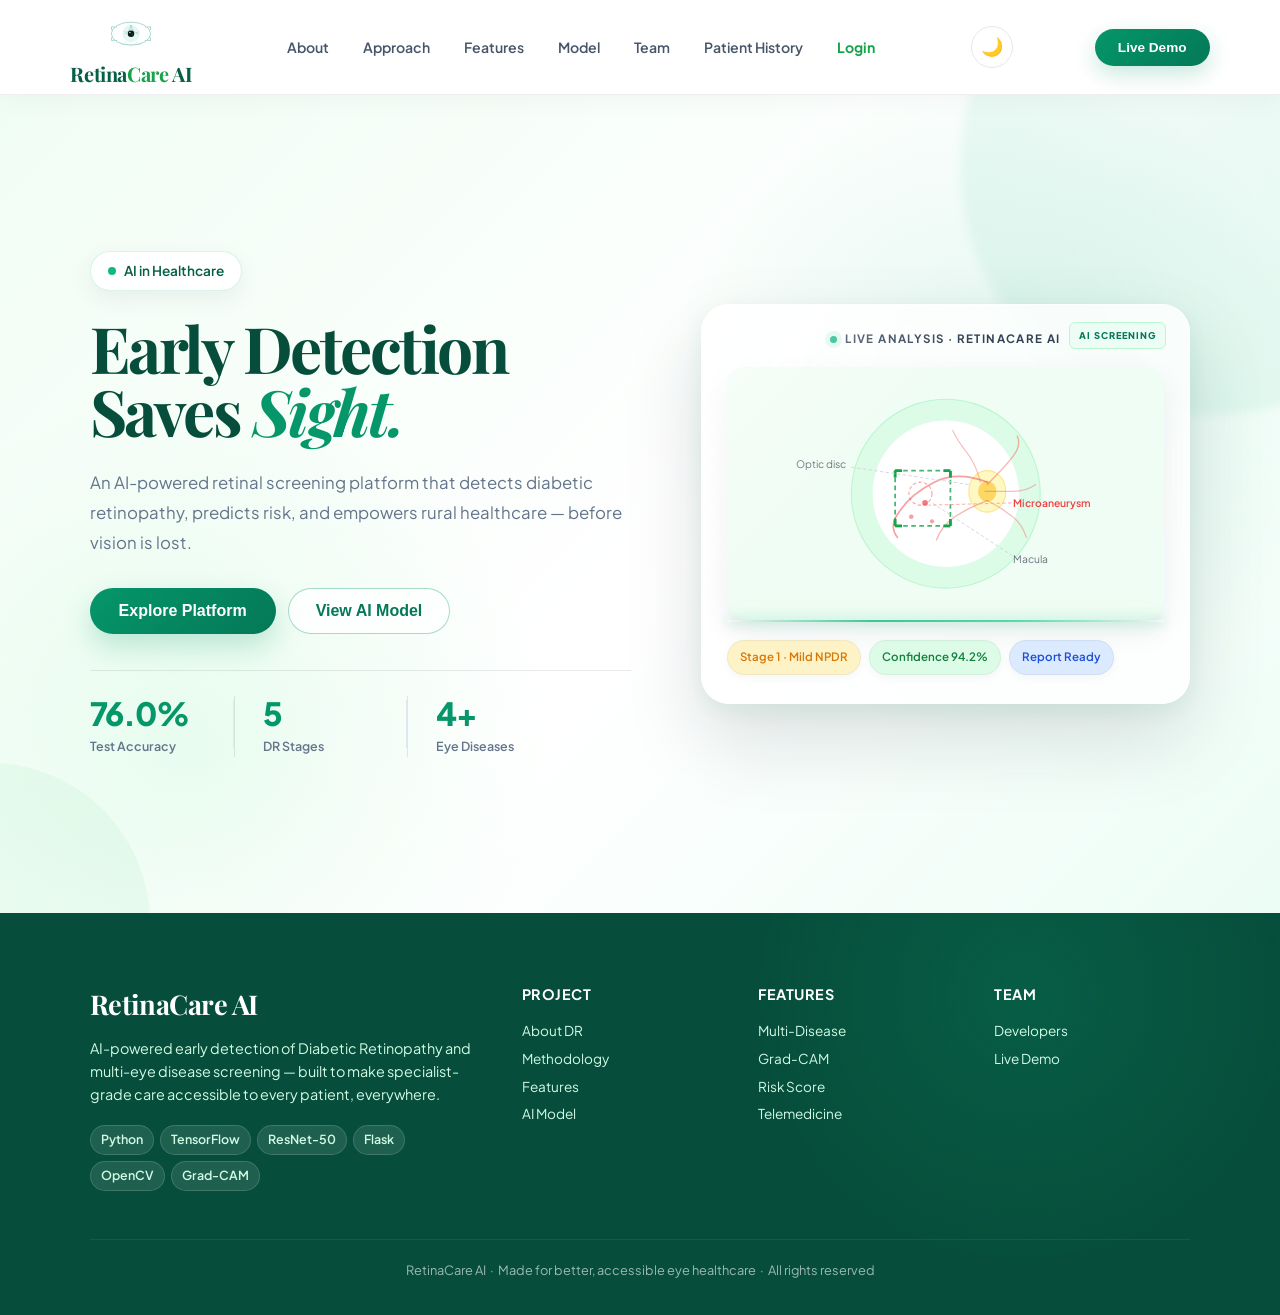
<file: frontend/index.html>
<!DOCTYPE html>
<html lang="en">

<head>
    <meta charset="UTF-8">
    <meta name="viewport" content="width=device-width, initial-scale=1.0">
    <title>RetinaCare AI — Advanced Eye Health Platform</title>
    <link
        href="https://fonts.googleapis.com/css2?family=Playfair+Display:wght@400;600;700&family=Plus+Jakarta+Sans:wght@300;400;500;600&display=swap"
        rel="stylesheet">
    <link rel="stylesheet" href="style.css">
    <style>
/* =====================================================
   HOMEPAGE — HERO REVEAL
===================================================== */

.hero .reveal {
    opacity: 0;
    transform: translateY(24px);
    animation: heroReveal .7s ease forwards;
}

.hero .reveal:nth-child(1) {
    animation-delay: .1s;
}

.hero .reveal:nth-child(2) {
    animation-delay: .25s;
}

.hero .reveal:nth-child(3) {
    animation-delay: .4s;
}

.hero .reveal:nth-child(4) {
    animation-delay: .55s;
}

@keyframes heroReveal {

    from {
        opacity: 0;
        transform: translateY(24px);
    }

    to {
        opacity: 1;
        transform: translateY(0);
    }

}


/* Stats appear slightly later */

.hero .stat {
    opacity: 0;
    transform: translateY(15px);
    animation: heroStatReveal .6s ease forwards;
}

.hero .stat:nth-child(1) {
    animation-delay: .7s;
}

.hero .stat:nth-child(2) {
    animation-delay: .85s;
}

.hero .stat:nth-child(3) {
    animation-delay: 1s;
}

@keyframes heroStatReveal {

    from {
        opacity: 0;
        transform: translateY(15px);
    }

    to {
        opacity: 1;
        transform: translateY(0);
    }

}


@media (prefers-reduced-motion: reduce) {

    .hero .reveal,
    .hero .stat {
        animation: none;
        opacity: 1;
        transform: none;
    }

}
        .nav-logo {
            display: flex;
            flex-direction: column;
            align-items: center;
            gap: 0;
            text-decoration: none;
            cursor: pointer;
        }

        .nav-logo-svg {
            width: 72px;
            height: 72px;
        }

        .nav-logo-text {
    font-family: var(--font-display);
    font-size: 1.25rem;
    font-weight: 700;
    color: var(--green-dark);
    text-align: center;
}

        .nav-logo-text span {
            color: var(--green-main);
        }
    </style>
</head>

<body class="home-page">

    <!-- ── NAV ── -->
    <nav>
        <a href="index.html" style="text-decoration:none;">
            <div class="nav-logo nav-logo--index">

                <img class="nav-logo-svg" src="retinacare-logo.svg" alt="">

                <!-- TEXT BELOW LOGO -->
                <span class="nav-logo-text">Retina<span>Care</span> AI</span>

            </div>
        </a>

        <div class="nav-links">
            <a href="about.html">About</a>
            <a href="approach.html">Approach</a>
            <a href="features.html">Features</a>
            <a href="model.html">Model</a>
            <a href="team.html">Team</a>
            <a href="patient-history.html">Patient History</a> 
            <a href="login.html" style="color: var(--green-main); font-weight: 700;">Login</a>
        </div>
<button
    class="theme-toggle"
    id="theme-toggle"
    type="button"
    aria-label="Toggle dark mode"
    title="Toggle dark mode">
    🌙
</button>
        <button class="nav-pill" onclick="window.location.href='demo.html'">Live Demo</button>
    </nav>

    <!-- ── HERO ── -->
    <section class="hero" style="min-height: calc(100vh - 80px);">
        <div>
            <div class="hero-badge">
                <div class="badge-dot"></div> AI in Healthcare
            </div>
            <h1>Early Detection<br>Saves <em>Sight.</em></h1>
            <p>An AI-powered retinal screening platform that detects diabetic retinopathy, predicts risk, and empowers
                rural healthcare — before vision is lost.</p>
            <div class="hero-btns">
                <button class="btn-primary" onclick="window.location.href='approach.html'">Explore Platform</button>
                <button class="btn-ghost" onclick="window.location.href='model.html'">View AI Model</button>
            </div>
            <div class="hero-stats">
                <div class="h-stat">
                    <div class="h-stat-num">76.0%</div>
                    <div class="h-stat-lbl">Test Accuracy</div>
                </div>
                <div class="h-stat">
                    <div class="h-stat-num">5</div>
                    <div class="h-stat-lbl">DR Stages</div>
                </div>
                <div class="h-stat">
                    <div class="h-stat-num">4+</div>
                    <div class="h-stat-lbl">Eye Diseases</div>
                </div>
            </div>
        </div>

        <!-- Hero Visual: Scan UI Card -->
        <div class="hero-visual">
            <div class="eye-frame">
                <div class="scan-label">Live Analysis · RetinaCare AI</div>
                <svg viewBox="0 0 380 220" xmlns="http://www.w3.org/2000/svg"
                    style="width:100%;border-radius:12px;background:#f0fdf4;">
                    <rect width="380" height="220" fill="#f0fdf4" rx="12" />
                    <ellipse cx="190" cy="110" rx="82" ry="82" fill="#dcfce7" stroke="#bbf7d0" stroke-width="1" />
                    <ellipse cx="190" cy="110" rx="64" ry="64" fill="#fff" stroke="#dcfce7" stroke-width="0.8" />
                    <ellipse cx="226" cy="108" rx="16" ry="18" fill="#fef9c3" stroke="#fde68a" stroke-width="1" />
                    <ellipse cx="226" cy="108" rx="8" ry="9" fill="#fbbf24" opacity="0.6" />
                    <ellipse cx="168" cy="110" rx="10" ry="10" fill="none" stroke="#fca5a5" stroke-width="1"
                        stroke-dasharray="3 2" />
                    <path d="M226 100 Q200 90 180 100 Q160 110 150 125 Q140 138 148 148" fill="none" stroke="#ef4444"
                        stroke-width="1.5" stroke-linecap="round" opacity="0.5" />
                    <path d="M226 116 Q210 122 198 130 Q186 138 182 150" fill="none" stroke="#ef4444" stroke-width="1.2"
                        stroke-linecap="round" opacity="0.4" />
                    <path d="M226 102 Q240 88 248 78 Q256 68 252 60" fill="none" stroke="#ef4444" stroke-width="1.2"
                        stroke-linecap="round" opacity="0.4" />
                    <path d="M224 108 Q236 108 248 108 Q260 108 268 102" fill="none" stroke="#ef4444" stroke-width="1"
                        stroke-linecap="round" opacity="0.35" />
                    <path d="M226 116 Q238 122 248 130 Q256 136 260 148" fill="none" stroke="#ef4444" stroke-width="1"
                        stroke-linecap="round" opacity="0.35" />
                    <path d="M220 100 Q216 84 208 74 Q200 64 196 55" fill="none" stroke="#ef4444" stroke-width="1"
                        stroke-linecap="round" opacity="0.35" />
                    <circle cx="172" cy="118" r="2.5" fill="#ef4444" opacity="0.7" />
                    <circle cx="160" cy="130" r="2" fill="#ef4444" opacity="0.5" />
                    <circle cx="178" cy="134" r="1.8" fill="#ef4444" opacity="0.5" />
                    <rect x="146" y="90" width="48" height="48" fill="none" stroke="#16a34a" stroke-width="1.5"
                        stroke-dasharray="4 3" opacity="0.8" />
                    <line x1="146" y1="90" x2="152" y2="90" stroke="#16a34a" stroke-width="2.5" />
                    <line x1="146" y1="90" x2="146" y2="96" stroke="#16a34a" stroke-width="2.5" />
                    <line x1="194" y1="90" x2="188" y2="90" stroke="#16a34a" stroke-width="2.5" />
                    <line x1="194" y1="90" x2="194" y2="96" stroke="#16a34a" stroke-width="2.5" />
                    <line x1="146" y1="138" x2="152" y2="138" stroke="#16a34a" stroke-width="2.5" />
                    <line x1="146" y1="138" x2="146" y2="132" stroke="#16a34a" stroke-width="2.5" />
                    <line x1="194" y1="138" x2="188" y2="138" stroke="#16a34a" stroke-width="2.5" />
                    <line x1="194" y1="138" x2="194" y2="132" stroke="#16a34a" stroke-width="2.5" />
                    <text x="60" y="88" font-family="'Plus Jakarta Sans',sans-serif" font-size="9" fill="#6b7280">Optic
                        disc</text>
                    <line x1="108" y1="87" x2="210" y2="102" stroke="#d1d5db" stroke-width="0.8"
                        stroke-dasharray="3 2" />
                    <text x="248" y="170" font-family="'Plus Jakarta Sans',sans-serif" font-size="9"
                        fill="#6b7280">Macula</text>
                    <line x1="248" y1="164" x2="178" y2="118" stroke="#d1d5db" stroke-width="0.8"
                        stroke-dasharray="3 2" />
                    <text x="248" y="122" font-family="'Plus Jakarta Sans',sans-serif" font-size="9" fill="#ef4444"
                        font-weight="600">Microaneurysm</text>
                    <line x1="247" y1="118" x2="175" y2="120" stroke="#fca5a5" stroke-width="0.8"
                        stroke-dasharray="3 2" />
                </svg>
                <div class="scan-line"></div>
                <div class="result-chips">
                    <span class="chip chip-gold">Stage 1 · Mild NPDR</span>
                    <span class="chip chip-green">Confidence 94.2%</span>
                    <span class="chip chip-blue">Report Ready</span>
                </div>
            </div>
        </div>
    </section>

    <!-- ── FOOTER ── -->
    <footer>
        <div class="footer-inner">
            <div>
                <div class="footer-brand-name">RetinaCare AI</div>
                <p class="footer-brand-desc">AI-powered early detection of Diabetic Retinopathy and multi-eye disease
                    screening — built to make specialist-grade care accessible to every patient, everywhere.</p>
                <div class="footer-tech" style="margin-top:1rem;">
                    <span class="ftag">Python</span>
                    <span class="ftag">TensorFlow</span>
                    <span class="ftag">ResNet-50</span>
                    <span class="ftag">Flask</span>
                    <span class="ftag">OpenCV</span>
                    <span class="ftag">Grad-CAM</span>
                </div>
            </div>
            <div class="footer-col">
                <h4>Project</h4>
                <a href="about.html">About DR</a>
                <a href="approach.html">Methodology</a>
                <a href="features.html">Features</a>
                <a href="model.html">AI Model</a>
            </div>
            <div class="footer-col">
                <h4>Features</h4>
                <a href="features.html">Multi-Disease</a>
                <a href="features.html">Grad-CAM</a>
                <a href="model.html">Risk Score</a>
                <a href="features.html">Telemedicine</a>
            </div>
            <div class="footer-col">
                <h4>Team</h4>
                <a href="team.html">Developers</a>
                <a href="demo.html">Live Demo</a>
            </div>
        </div>
        <div class="footer-bottom">
             RetinaCare AI &nbsp;·&nbsp; Made for better, accessible eye healthcare
            &nbsp;·&nbsp; All rights reserved
        </div>
    </footer>

    <script src="auth.js"></script>
    <script src="script.js"></script>
<!-- =====================================================
     LOGIN / REGISTER WELCOME POPUP
     ===================================================== -->

<div class="auth-popup-overlay" id="auth-popup">

    <div class="auth-popup" style="position:relative;">

        <button
            class="auth-popup-close"
            id="auth-popup-close"
            type="button"
            aria-label="Close">
            ×
        </button>

        <div class="auth-popup-icon">
            👁️
        </div>

        <h2>
            Welcome to <span>RetinaCare</span> AI
        </h2>

        <p>
            Sign in or create an account to access
            AI-assisted retinal screening and your
            patient scan history.
        </p>

        <div class="auth-popup-buttons">

            <button
                class="auth-popup-btn auth-popup-login"
                id="auth-popup-login"
                type="button">
                Login
            </button>

            <button
                class="auth-popup-btn auth-popup-register"
                id="auth-popup-register"
                type="button">
                Register
            </button>

        </div>

    </div>

</div>
</body>

</html>
</file>
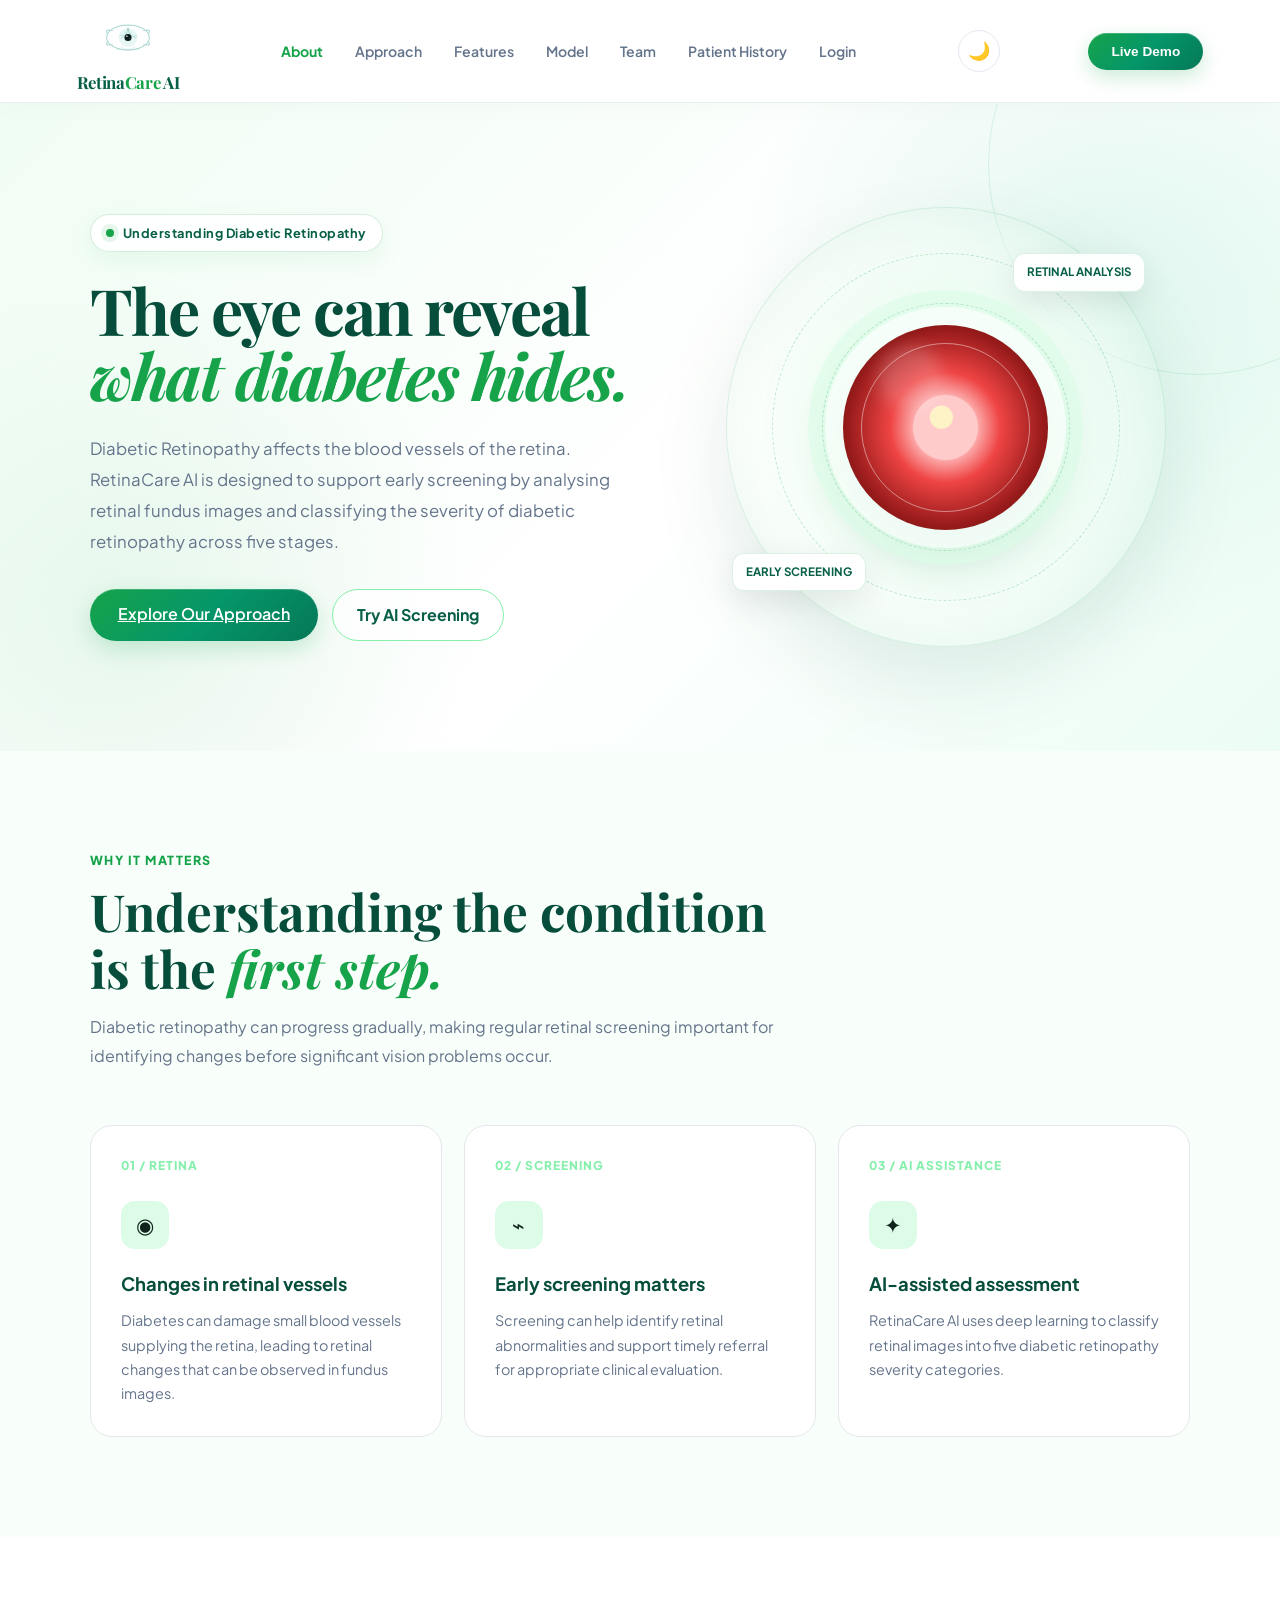
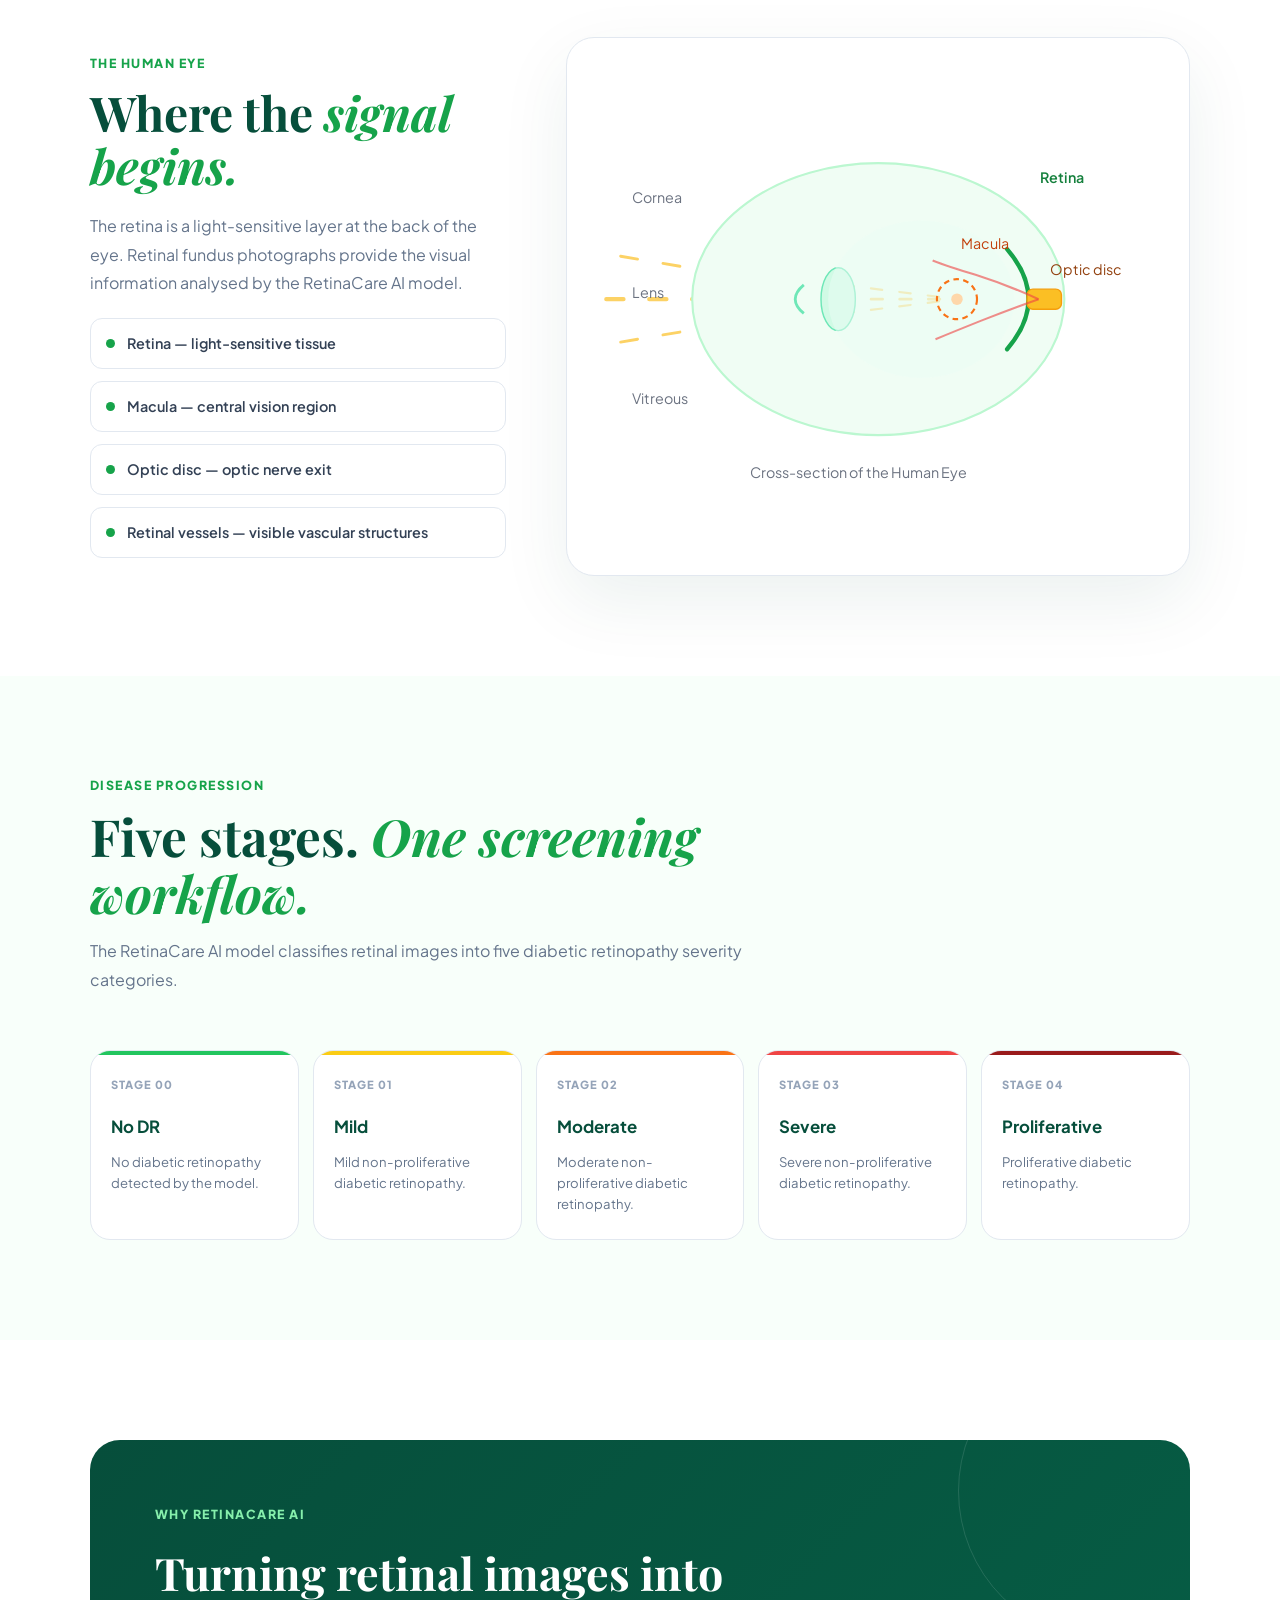
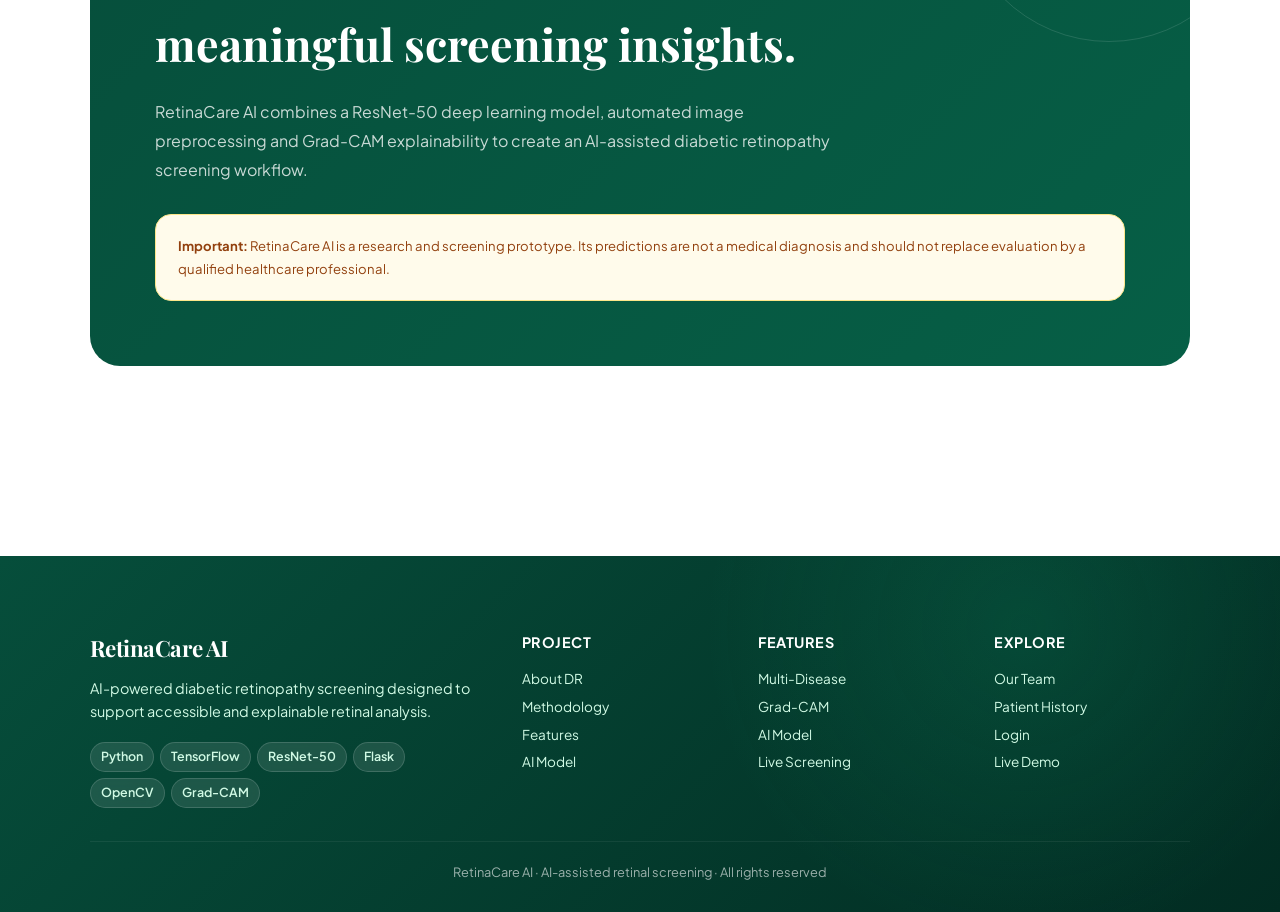
<file: frontend/about.html>
<!DOCTYPE html>
<html lang="en">

<head>
    <meta charset="UTF-8">
    <meta name="viewport" content="width=device-width, initial-scale=1.0">

    <title>About Diabetic Retinopathy | RetinaCare AI</title>

    <link
        href="https://fonts.googleapis.com/css2?family=Playfair+Display:wght@500;600;700&family=Plus+Jakarta+Sans:wght@400;500;600;700&display=swap"
        rel="stylesheet">

    <link rel="stylesheet" href="style.css">

    <style>
        /* =========================================
           PREMIUM ABOUT PAGE
        ========================================= */

        .about-hero {
            min-height: 72vh;
            padding: 100px 7%;
            display: grid;
            grid-template-columns: 1.05fr .95fr;
            align-items: center;
            gap: 70px;
            background:
                radial-gradient(circle at 85% 30%, rgba(16,185,129,.12), transparent 30%),
                radial-gradient(circle at 10% 80%, rgba(22,163,74,.08), transparent 28%),
                linear-gradient(135deg,#f0fdf4 0%,#ffffff 55%,#ecfdf5 100%);
            position: relative;
            overflow: hidden;
        }

        .about-hero::before {
            content: "";
            position: absolute;
            width: 420px;
            height: 420px;
            border-radius: 50%;
            border: 1px solid rgba(22,163,74,.12);
            right: -130px;
            top: -150px;
        }

        .about-kicker {
            display: inline-flex;
            align-items: center;
            gap: 9px;
            padding: 8px 15px;
            border-radius: 100px;
            background: rgba(255,255,255,.9);
            border: 1px solid rgba(22,163,74,.18);
            color: var(--green-dark);
            font-size: .8rem;
            font-weight: 700;
            letter-spacing: .5px;
            box-shadow: 0 8px 25px rgba(22,163,74,.08);
            margin-bottom: 25px;
        }

        .about-kicker-dot {
            width: 8px;
            height: 8px;
            border-radius: 50%;
            background: #16a34a;
            box-shadow: 0 0 0 5px rgba(22,163,74,.1);
        }

        .about-hero h1 {
            font-family: var(--font-display);
            font-size: clamp(3rem,5vw,5rem);
            line-height: 1.02;
            color: #064e3b;
            margin-bottom: 25px;
            letter-spacing: -2px;
        }

        .about-hero h1 em {
            color: var(--green-main);
            font-style: italic;
        }

        .about-hero-text {
            max-width: 650px;
            color: #64748b;
            font-size: 1.05rem;
            line-height: 1.85;
            margin-bottom: 32px;
        }

        .about-hero-actions {
            display: flex;
            gap: 14px;
            flex-wrap: wrap;
        }

        .about-outline-btn {
            padding: 12px 24px;
            border-radius: 100px;
            border: 1px solid #86efac;
            background: rgba(255,255,255,.75);
            color: var(--green-dark);
            text-decoration: none;
            font-weight: 700;
            transition: .3s ease;
        }

        .about-outline-btn:hover {
            background: var(--green-soft);
            transform: translateY(-3px);
        }

        /* HERO VISUAL */

        .about-visual {
            position: relative;
            display: flex;
            justify-content: center;
            align-items: center;
        }

        .retina-orbit {
            width: min(440px,90vw);
            height: min(440px,90vw);
            border-radius: 50%;
            background: radial-gradient(circle,
                rgba(220,252,231,.9) 0%,
                rgba(240,253,244,.7) 48%,
                rgba(255,255,255,.2) 70%);
            border: 1px solid rgba(22,163,74,.16);
            box-shadow:
                0 35px 80px rgba(6,78,59,.10),
                inset 0 0 50px rgba(22,163,74,.08);
            display: flex;
            align-items: center;
            justify-content: center;
            position: relative;
        }

        .retina-orbit::before,
        .retina-orbit::after {
            content: "";
            position: absolute;
            border: 1px dashed rgba(22,163,74,.25);
            border-radius: 50%;
        }

        .retina-orbit::before {
            inset: 45px;
        }

        .retina-orbit::after {
            inset: 95px;
        }

        .retina-core {
            width: 205px;
            height: 205px;
            border-radius: 50%;
            background:
                radial-gradient(circle at 48% 45%,#fef3c7 0 7%,transparent 8%),
                radial-gradient(circle at 50% 50%,#fecaca 0 22%,#fca5a5 23%,#ef4444 38%,#991b1b 67%,#450a0a 100%);
            box-shadow:
                0 0 0 18px rgba(255,255,255,.65),
                0 0 0 35px rgba(220,252,231,.65),
                0 25px 50px rgba(6,78,59,.2);
            position: relative;
            animation: retinaPulse 5s ease-in-out infinite;
        }

        .retina-core::before {
            content: "";
            position: absolute;
            inset: 18px;
            border-radius: 50%;
            border: 1px solid rgba(255,255,255,.45);
        }

        .retina-core::after {
            content: "";
            position: absolute;
            width: 65px;
            height: 65px;
            border-radius: 50%;
            top: 20px;
            left: 35px;
            background: rgba(255,255,255,.18);
            filter: blur(8px);
        }

        @keyframes retinaPulse {
            0%,100% { transform: scale(1); }
            50% { transform: scale(1.035); }
        }

        .orbit-label {
            position: absolute;
            padding: 9px 13px;
            background: rgba(255,255,255,.92);
            backdrop-filter: blur(10px);
            border: 1px solid rgba(22,163,74,.15);
            border-radius: 12px;
            font-size: .72rem;
            font-weight: 700;
            color: var(--green-dark);
            box-shadow: 0 10px 30px rgba(0,0,0,.08);
        }

        .orbit-label.top {
            top: 45px;
            right: 20px;
        }

        .orbit-label.bottom {
            bottom: 55px;
            left: 5px;
        }

        /* SECTION */

        .about-section {
            padding: 100px 7%;
        }

        .about-section.soft {
            background: #f8fffa;
        }

        .about-heading {
            max-width: 700px;
            margin-bottom: 55px;
        }

        .about-tag {
            color: var(--green-main);
            font-size: .78rem;
            font-weight: 800;
            text-transform: uppercase;
            letter-spacing: 1.5px;
            margin-bottom: 12px;
        }

        .about-heading h2 {
            font-family: var(--font-display);
            font-size: clamp(2.2rem,4vw,3.5rem);
            color: #064e3b;
            line-height: 1.12;
            margin-bottom: 15px;
        }

        .about-heading h2 em {
            color: var(--green-main);
        }

        .about-heading p {
            color: var(--muted);
            line-height: 1.8;
        }

        /* INFORMATION CARDS */

        .about-cards {
            display: grid;
            grid-template-columns: repeat(3,1fr);
            gap: 22px;
        }

        .about-card {
            background: white;
            border: 1px solid #e5e7eb;
            border-radius: 22px;
            padding: 30px;
            position: relative;
            overflow: hidden;
            transition: .35s ease;
        }

        .about-card:hover {
            transform: translateY(-8px);
            border-color: rgba(22,163,74,.35);
            box-shadow: 0 22px 50px rgba(6,78,59,.09);
        }

        .about-card-number {
            font-size: .75rem;
            font-weight: 800;
            color: #86efac;
            letter-spacing: 1px;
            margin-bottom: 25px;
        }

        .about-card-icon {
            width: 48px;
            height: 48px;
            border-radius: 14px;
            background: var(--green-soft);
            display: flex;
            align-items: center;
            justify-content: center;
            font-size: 21px;
            margin-bottom: 20px;
        }

        .about-card h3 {
            color: #064e3b;
            font-size: 1.15rem;
            margin-bottom: 10px;
        }

        .about-card p {
            color: var(--muted);
            font-size: .9rem;
            line-height: 1.7;
        }

        /* ANATOMY */

        .anatomy-layout {
            display: grid;
            grid-template-columns: .8fr 1.2fr;
            gap: 60px;
            align-items: center;
        }

        .anatomy-copy h2 {
            font-family: var(--font-display);
            color: #064e3b;
            font-size: 3rem;
            line-height: 1.1;
            margin-bottom: 20px;
        }

        .anatomy-copy h2 em {
            color: var(--green-main);
        }

        .anatomy-copy p {
            color: var(--muted);
            line-height: 1.8;
            margin-bottom: 20px;
        }

        .anatomy-points {
            display: grid;
            gap: 12px;
        }

        .anatomy-point {
            display: flex;
            align-items: center;
            gap: 12px;
            padding: 13px 15px;
            background: white;
            border: 1px solid var(--border);
            border-radius: 12px;
            color: #334155;
            font-size: .9rem;
            font-weight: 600;
        }

        .anatomy-point span {
            width: 9px;
            height: 9px;
            border-radius: 50%;
            background: var(--green-main);
        }

        .anatomy-visual {
            background: white;
            border-radius: 28px;
            border: 1px solid var(--border);
            padding: 25px;
            box-shadow: 0 25px 70px rgba(6,78,59,.08);
        }

        .anatomy-visual svg {
            width: 100%;
            height: auto;
            display: block;
        }

        /* STAGES */

        .stage-grid {
            display: grid;
            grid-template-columns: repeat(5,1fr);
            gap: 14px;
        }

        .stage-card {
            background: white;
            border-radius: 20px;
            border: 1px solid var(--border);
            padding: 25px 20px;
            transition: .3s ease;
            position: relative;
            overflow: hidden;
        }

        .stage-card:hover {
            transform: translateY(-7px);
            box-shadow: 0 18px 40px rgba(0,0,0,.08);
        }

        .stage-line {
            height: 4px;
            width: 100%;
            position: absolute;
            top: 0;
            left: 0;
        }

        .stage-0 .stage-line { background:#22c55e; }
        .stage-1 .stage-line { background:#facc15; }
        .stage-2 .stage-line { background:#f97316; }
        .stage-3 .stage-line { background:#ef4444; }
        .stage-4 .stage-line { background:#991b1b; }

        .stage-number {
            font-size: .7rem;
            font-weight: 800;
            color: #94a3b8;
            letter-spacing: 1px;
            margin-bottom: 20px;
        }

        .stage-card h3 {
            font-size: 1.05rem;
            color: #064e3b;
            margin-bottom: 10px;
        }

        .stage-card p {
            color: var(--muted);
            font-size: .82rem;
            line-height: 1.6;
        }

        /* PURPOSE */

        .purpose-box {
            background: linear-gradient(135deg,#064e3b,#065f46);
            border-radius: 30px;
            padding: 65px;
            color: white;
            position: relative;
            overflow: hidden;
        }

        .purpose-box::after {
            content: "";
            position: absolute;
            width: 300px;
            height: 300px;
            border-radius: 50%;
            border: 1px solid rgba(255,255,255,.12);
            right: -70px;
            top: -100px;
        }

        .purpose-box h2 {
            font-family: var(--font-display);
            font-size: 2.8rem;
            max-width: 650px;
            margin-bottom: 18px;
        }

        .purpose-box p {
            max-width: 700px;
            color: rgba(255,255,255,.78);
            line-height: 1.8;
        }

        /* DISCLAIMER */

        .medical-note {
            margin-top: 30px;
            padding: 20px 22px;
            border-radius: 16px;
            background: #fffbeb;
            border: 1px solid #fde68a;
            color: #92400e;
            font-size: .82rem;
            line-height: 1.7;
        }

        /* RESPONSIVE */

        @media(max-width:1000px) {
            .about-hero,
            .anatomy-layout {
                grid-template-columns: 1fr;
            }

            .about-visual {
                order: -1;
            }

            .about-cards {
                grid-template-columns: 1fr;
            }

            .stage-grid {
                grid-template-columns: repeat(2,1fr);
            }
        }

        @media(max-width:600px) {
            .about-hero,
            .about-section {
                padding: 70px 5%;
            }

            .about-hero h1 {
                font-size: 3rem;
            }

            .stage-grid {
                grid-template-columns: 1fr;
            }

            .purpose-box {
                padding: 35px 25px;
            }

            .purpose-box h2 {
                font-size: 2.1rem;
            }

            .retina-orbit {
                width: 320px;
                height: 320px;
            }

            .retina-core {
                width: 145px;
                height: 145px;
            }
        }
/* =====================================================
   ABOUT PAGE — DARK THEME
===================================================== */

body.dark-theme {
    background: #07110d;
}

body.dark-theme .about-hero,
body.dark-theme .about-section,
body.dark-theme .about-content,
body.dark-theme .about-main {
    background: #07110d !important;
}

body.dark-theme .about-hero h1,
body.dark-theme .about-hero h2,
body.dark-theme .about-section h2,
body.dark-theme .about-section h3 {
    color: #f8fafc;
}

body.dark-theme .about-hero p,
body.dark-theme .about-section p {
    color: #94a3b8;
}

body.dark-theme .about-card,
body.dark-theme .stage-card,
body.dark-theme .anatomy-card {
    background: #0d1b14 !important;
    border-color: #1d3a2b !important;
    color: #e2e8f0;
}

body.dark-theme .about-card h3,
body.dark-theme .stage-card h3,
body.dark-theme .anatomy-card h3 {
    color: #f8fafc;
}

body.dark-theme .about-card p,
body.dark-theme .stage-card p,
body.dark-theme .anatomy-card p {
    color: #94a3b8;
}
/* =====================================================
   ABOUT PAGE — CARD ICON VISIBILITY
===================================================== */

/* Light theme */
.card svg,
.about-card svg,
.stage-card svg,
.anatomy-card svg,
.info-card svg {
    color: #064e3b !important;
    stroke: #064e3b !important;
}

/* Dark theme */
body.dark-theme .card svg,
body.dark-theme .about-card svg,
body.dark-theme .stage-card svg,
body.dark-theme .anatomy-card svg,
body.dark-theme .info-card svg {
    color: #064e3b !important;
    stroke: #064e3b !important;
}
    </style>
</head>

<body>

    <!-- NAVBAR -->

    <nav>
        <a href="index.html" class="nav-logo">
            <img class="nav-logo-svg" src="retinacare-logo.svg" alt="">
            <span class="nav-logo-text">Retina<span>Care</span> AI</span>
        </a>

        <div class="nav-links">
            <a href="about.html" style="color:var(--green-main);font-weight:700;">About</a>
            <a href="approach.html">Approach</a>
            <a href="features.html">Features</a>
            <a href="model.html">Model</a>
            <a href="team.html">Team</a>
            <a href="patient-history.html">Patient History</a>
            <a href="login.html">Login</a>
        </div>
<button
    class="theme-toggle"
    id="theme-toggle"
    type="button"
    aria-label="Toggle dark mode"
    title="Toggle dark mode">
    🌙
</button>
        <button class="nav-pill" onclick="window.location.href='demo.html'">
            Live Demo
        </button>
    </nav>


    <!-- HERO -->

    <section class="about-hero">

        <div>
            <div class="about-kicker">
                <span class="about-kicker-dot"></span>
                Understanding Diabetic Retinopathy
            </div>

            <h1>
                The eye can reveal
                <em>what diabetes hides.</em>
            </h1>

            <p class="about-hero-text">
                Diabetic Retinopathy affects the blood vessels of the retina.
                RetinaCare AI is designed to support early screening by analysing
                retinal fundus images and classifying the severity of diabetic
                retinopathy across five stages.
            </p>

            <div class="about-hero-actions">
                <a href="approach.html" class="btn-primary">
                    Explore Our Approach
                </a>

                <a href="demo.html" class="about-outline-btn">
                    Try AI Screening
                </a>
            </div>
        </div>


        <div class="about-visual">

            <div class="retina-orbit">

                <div class="orbit-label top">
                    RETINAL ANALYSIS
                </div>

                <div class="retina-core"></div>

                <div class="orbit-label bottom">
                    EARLY SCREENING
                </div>

            </div>

        </div>

    </section>


    <!-- WHY IT MATTERS -->

    <section class="about-section soft">

        <div class="about-heading">

            <div class="about-tag">
                Why it matters
            </div>

            <h2>
                Understanding the condition is the
                <em>first step.</em>
            </h2>

            <p>
                Diabetic retinopathy can progress gradually, making regular
                retinal screening important for identifying changes before
                significant vision problems occur.
            </p>

        </div>


        <div class="about-cards">

            <div class="about-card">

                <div class="about-card-number">01 / RETINA</div>

                <div class="about-card-icon">◉</div>

                <h3>Changes in retinal vessels</h3>

                <p>
                    Diabetes can damage small blood vessels supplying the retina,
                    leading to retinal changes that can be observed in fundus images.
                </p>

            </div>


            <div class="about-card">

                <div class="about-card-number">02 / SCREENING</div>

                <div class="about-card-icon">⌁</div>

                <h3>Early screening matters</h3>

                <p>
                    Screening can help identify retinal abnormalities and support
                    timely referral for appropriate clinical evaluation.
                </p>

            </div>


            <div class="about-card">

                <div class="about-card-number">03 / AI ASSISTANCE</div>

                <div class="about-card-icon">✦</div>

                <h3>AI-assisted assessment</h3>

                <p>
                    RetinaCare AI uses deep learning to classify retinal images
                    into five diabetic retinopathy severity categories.
                </p>

            </div>

        </div>

    </section>


    <!-- EYE ANATOMY -->

    <section class="about-section">

        <div class="anatomy-layout">

            <div class="anatomy-copy">

                <div class="about-tag">
                    The human eye
                </div>

                <h2>
                    Where the
                    <em>signal begins.</em>
                </h2>

                <p>
                    The retina is a light-sensitive layer at the back of the eye.
                    Retinal fundus photographs provide the visual information
                    analysed by the RetinaCare AI model.
                </p>

                <div class="anatomy-points">

                    <div class="anatomy-point">
                        <span></span>
                        Retina — light-sensitive tissue
                    </div>

                    <div class="anatomy-point">
                        <span></span>
                        Macula — central vision region
                    </div>

                    <div class="anatomy-point">
                        <span></span>
                        Optic disc — optic nerve exit
                    </div>

                    <div class="anatomy-point">
                        <span></span>
                        Retinal vessels — visible vascular structures
                    </div>

                </div>

            </div>


            <div class="anatomy-visual">

                <!-- Existing eye anatomy illustration -->

                <svg viewBox="0 0 400 340"
                    xmlns="http://www.w3.org/2000/svg">

                    <rect width="400" height="340"
                        fill="white"
                        rx="16"/>

                    <g class="light-rays">

                        <path d="M10 165 L140 165"
                            stroke="#fbbf24"
                            stroke-width="3"
                            class="ray-beam"/>

                        <path d="M20 135 L138 155"
                            stroke="#fbbf24"
                            stroke-width="2"
                            class="ray-beam"/>

                        <path d="M20 195 L138 175"
                            stroke="#fbbf24"
                            stroke-width="2"
                            class="ray-beam"/>

                    </g>

                    <ellipse cx="200" cy="165"
                        rx="130"
                        ry="95"
                        fill="#f0fdf4"
                        stroke="#bbf7d0"
                        stroke-width="1.5"/>

                    <g class="light-rays-inner">

                        <path d="M175 165 L255 165"
                            stroke="#fbbf24"
                            stroke-width="2"
                            class="ray-beam-inner"/>

                        <path d="M175 155 L255 165"
                            stroke="#fbbf24"
                            stroke-width="1.5"
                            class="ray-beam-inner"/>

                        <path d="M175 175 L255 165"
                            stroke="#fbbf24"
                            stroke-width="1.5"
                            class="ray-beam-inner"/>

                    </g>

                    <ellipse cx="172" cy="165"
                        rx="12"
                        ry="22"
                        fill="#d1fae5"
                        stroke="#6ee7b7"/>

                    <path d="M148 155 Q136 165 148 175"
                        fill="none"
                        stroke="#6ee7b7"
                        stroke-width="2"/>

                    <path d="M290 130 Q320 165 290 200"
                        fill="none"
                        stroke="#16a34a"
                        stroke-width="3"
                        stroke-linecap="round"/>

                    <rect x="304" y="158"
                        width="24"
                        height="14"
                        rx="4"
                        fill="#fbbf24"
                        stroke="#f59e0b"/>

                    <ellipse cx="230" cy="165"
                        rx="65"
                        ry="55"
                        fill="#ecfdf5"
                        opacity=".5"/>

                    <ellipse cx="255" cy="165"
                        rx="14"
                        ry="14"
                        fill="none"
                        stroke="#f97316"
                        stroke-width="1.5"
                        stroke-dasharray="4 3"/>

                    <circle cx="255" cy="165"
                        r="4"
                        fill="#fed7aa"/>

                    <path d="M312 165 Q290 155 268 148 Q248 142 238 138"
                        fill="none"
                        stroke="#ef4444"
                        stroke-width="1.5"
                        opacity=".6"/>

                    <path d="M312 165 Q292 172 272 180 Q252 188 240 193"
                        fill="none"
                        stroke="#ef4444"
                        stroke-width="1.5"
                        opacity=".6"/>

                    <text x="28" y="98"
                        font-family="'Plus Jakarta Sans'"
                        font-size="10"
                        fill="#6b7280">
                        Cornea
                    </text>

                    <text x="28" y="164"
                        font-family="'Plus Jakarta Sans'"
                        font-size="10"
                        fill="#6b7280">
                        Lens
                    </text>

                    <text x="28" y="238"
                        font-family="'Plus Jakarta Sans'"
                        font-size="10"
                        fill="#6b7280">
                        Vitreous
                    </text>

                    <text x="313" y="84"
                        font-family="'Plus Jakarta Sans'"
                        font-size="10"
                        fill="#15803d"
                        font-weight="600">
                        Retina
                    </text>

                    <text x="320" y="148"
                        font-family="'Plus Jakarta Sans'"
                        font-size="10"
                        fill="#92400e">
                        Optic disc
                    </text>

                    <text x="258" y="130"
                        font-family="'Plus Jakarta Sans'"
                        font-size="10"
                        fill="#c2410c">
                        Macula
                    </text>

                    <text x="186" y="290"
                        font-family="'Plus Jakarta Sans'"
                        font-size="10"
                        fill="#6b7280"
                        text-anchor="middle">
                        Cross-section of the Human Eye
                    </text>

                </svg>

            </div>

        </div>

    </section>


    <!-- FIVE STAGES -->

    <section class="about-section soft">

        <div class="about-heading">

            <div class="about-tag">
                Disease progression
            </div>

            <h2>
                Five stages.
                <em>One screening workflow.</em>
            </h2>

            <p>
                The RetinaCare AI model classifies retinal images into five
                diabetic retinopathy severity categories.
            </p>

        </div>


        <div class="stage-grid">

            <div class="stage-card stage-0">
                <div class="stage-line"></div>
                <div class="stage-number">STAGE 00</div>
                <h3>No DR</h3>
                <p>
                    No diabetic retinopathy detected by the model.
                </p>
            </div>

            <div class="stage-card stage-1">
                <div class="stage-line"></div>
                <div class="stage-number">STAGE 01</div>
                <h3>Mild</h3>
                <p>
                    Mild non-proliferative diabetic retinopathy.
                </p>
            </div>

            <div class="stage-card stage-2">
                <div class="stage-line"></div>
                <div class="stage-number">STAGE 02</div>
                <h3>Moderate</h3>
                <p>
                    Moderate non-proliferative diabetic retinopathy.
                </p>
            </div>

            <div class="stage-card stage-3">
                <div class="stage-line"></div>
                <div class="stage-number">STAGE 03</div>
                <h3>Severe</h3>
                <p>
                    Severe non-proliferative diabetic retinopathy.
                </p>
            </div>

            <div class="stage-card stage-4">
                <div class="stage-line"></div>
                <div class="stage-number">STAGE 04</div>
                <h3>Proliferative</h3>
                <p>
                    Proliferative diabetic retinopathy.
                </p>
            </div>

        </div>

    </section>


    <!-- PURPOSE -->

    <section class="about-section">

        <div class="purpose-box">

            <div class="about-tag" style="color:#86efac;">
                Why RetinaCare AI
            </div>

            <h2>
                Turning retinal images into
                meaningful screening insights.
            </h2>

            <p>
                RetinaCare AI combines a ResNet-50 deep learning model,
                automated image preprocessing and Grad-CAM explainability
                to create an AI-assisted diabetic retinopathy screening
                workflow.
            </p>

            <div class="medical-note">
                <strong>Important:</strong>
                RetinaCare AI is a research and screening prototype.
                Its predictions are not a medical diagnosis and should not
                replace evaluation by a qualified healthcare professional.
            </div>

        </div>

    </section>


    <!-- FOOTER -->

    <footer>

        <div class="footer-inner">

            <div>

                <div class="footer-brand-name">
                    RetinaCare AI
                </div>

                <p class="footer-brand-desc">
                    AI-powered diabetic retinopathy screening designed
                    to support accessible and explainable retinal analysis.
                </p>

                <div class="footer-tech" style="margin-top:1rem;">
                    <span class="ftag">Python</span>
                    <span class="ftag">TensorFlow</span>
                    <span class="ftag">ResNet-50</span>
                    <span class="ftag">Flask</span>
                    <span class="ftag">OpenCV</span>
                    <span class="ftag">Grad-CAM</span>
                </div>

            </div>

            <div class="footer-col">

                <h4>Project</h4>

                <a href="about.html">About DR</a>
                <a href="approach.html">Methodology</a>
                <a href="features.html">Features</a>
                <a href="model.html">AI Model</a>

            </div>

            <div class="footer-col">

                <h4>Features</h4>

                <a href="features.html">Multi-Disease</a>
                <a href="model.html">Grad-CAM</a>
                <a href="model.html">AI Model</a>
                <a href="demo.html">Live Screening</a>

            </div>

            <div class="footer-col">

                <h4>Explore</h4>

                <a href="team.html">Our Team</a>
                <a href="patient-history.html">Patient History</a>
                <a href="login.html">Login</a>
                <a href="demo.html">Live Demo</a>

            </div>

        </div>

        <div class="footer-bottom">
            RetinaCare AI · AI-assisted retinal screening · All rights reserved
        </div>

    </footer>


    <script src="auth.js"></script>
    <script src="script.js"></script>

</body>
</html>
</file>
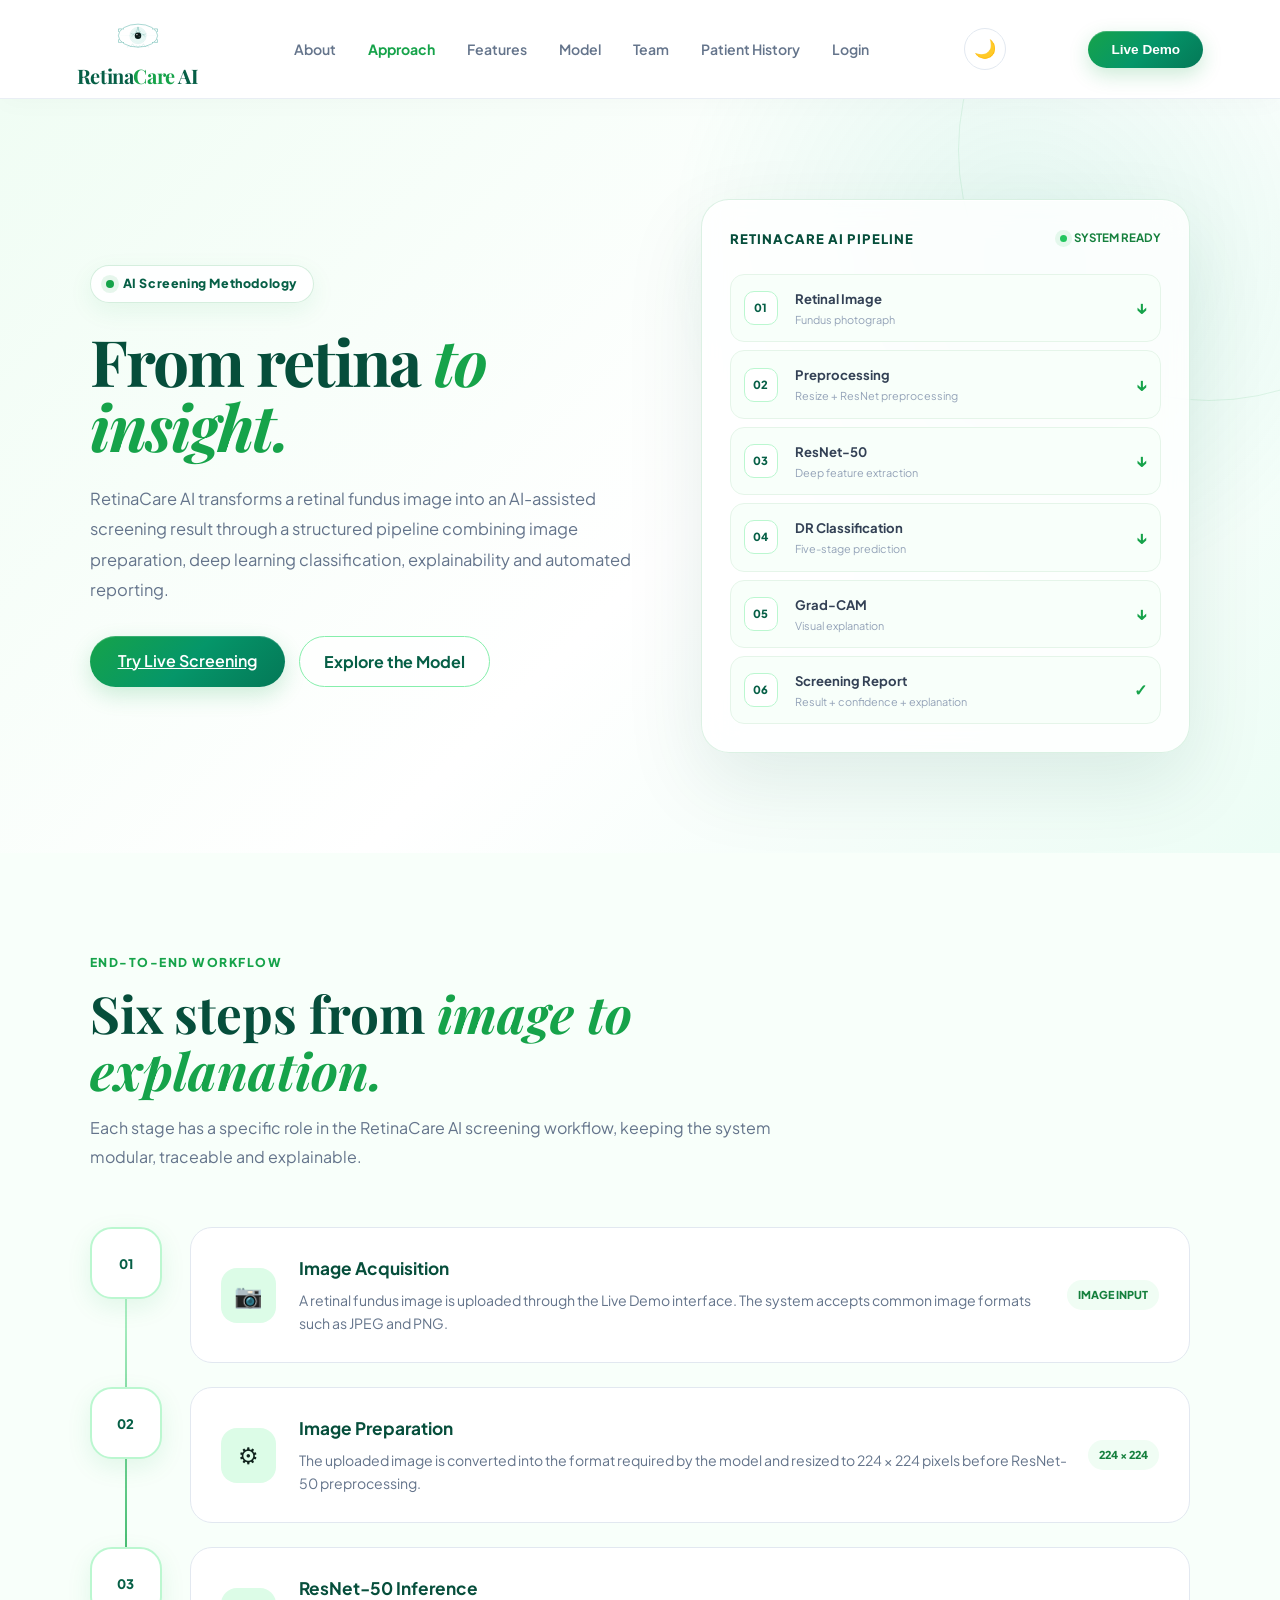
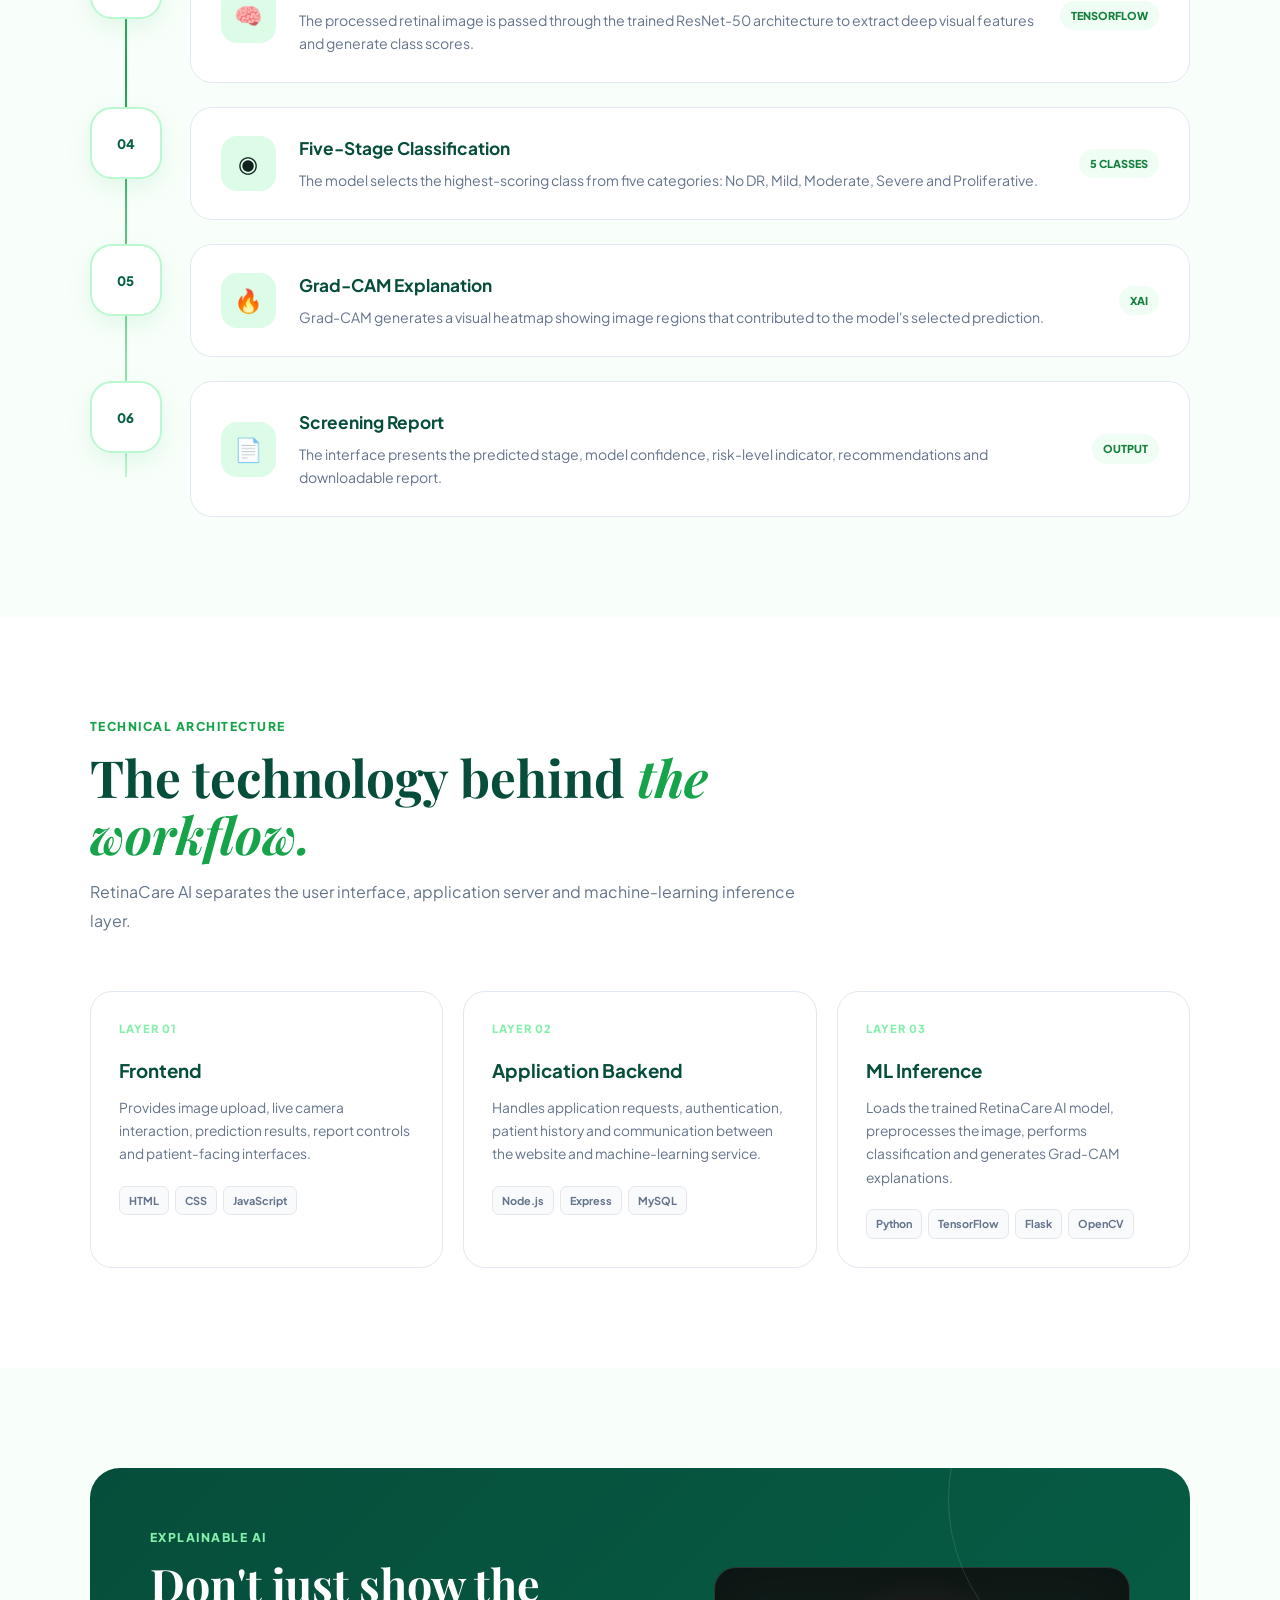
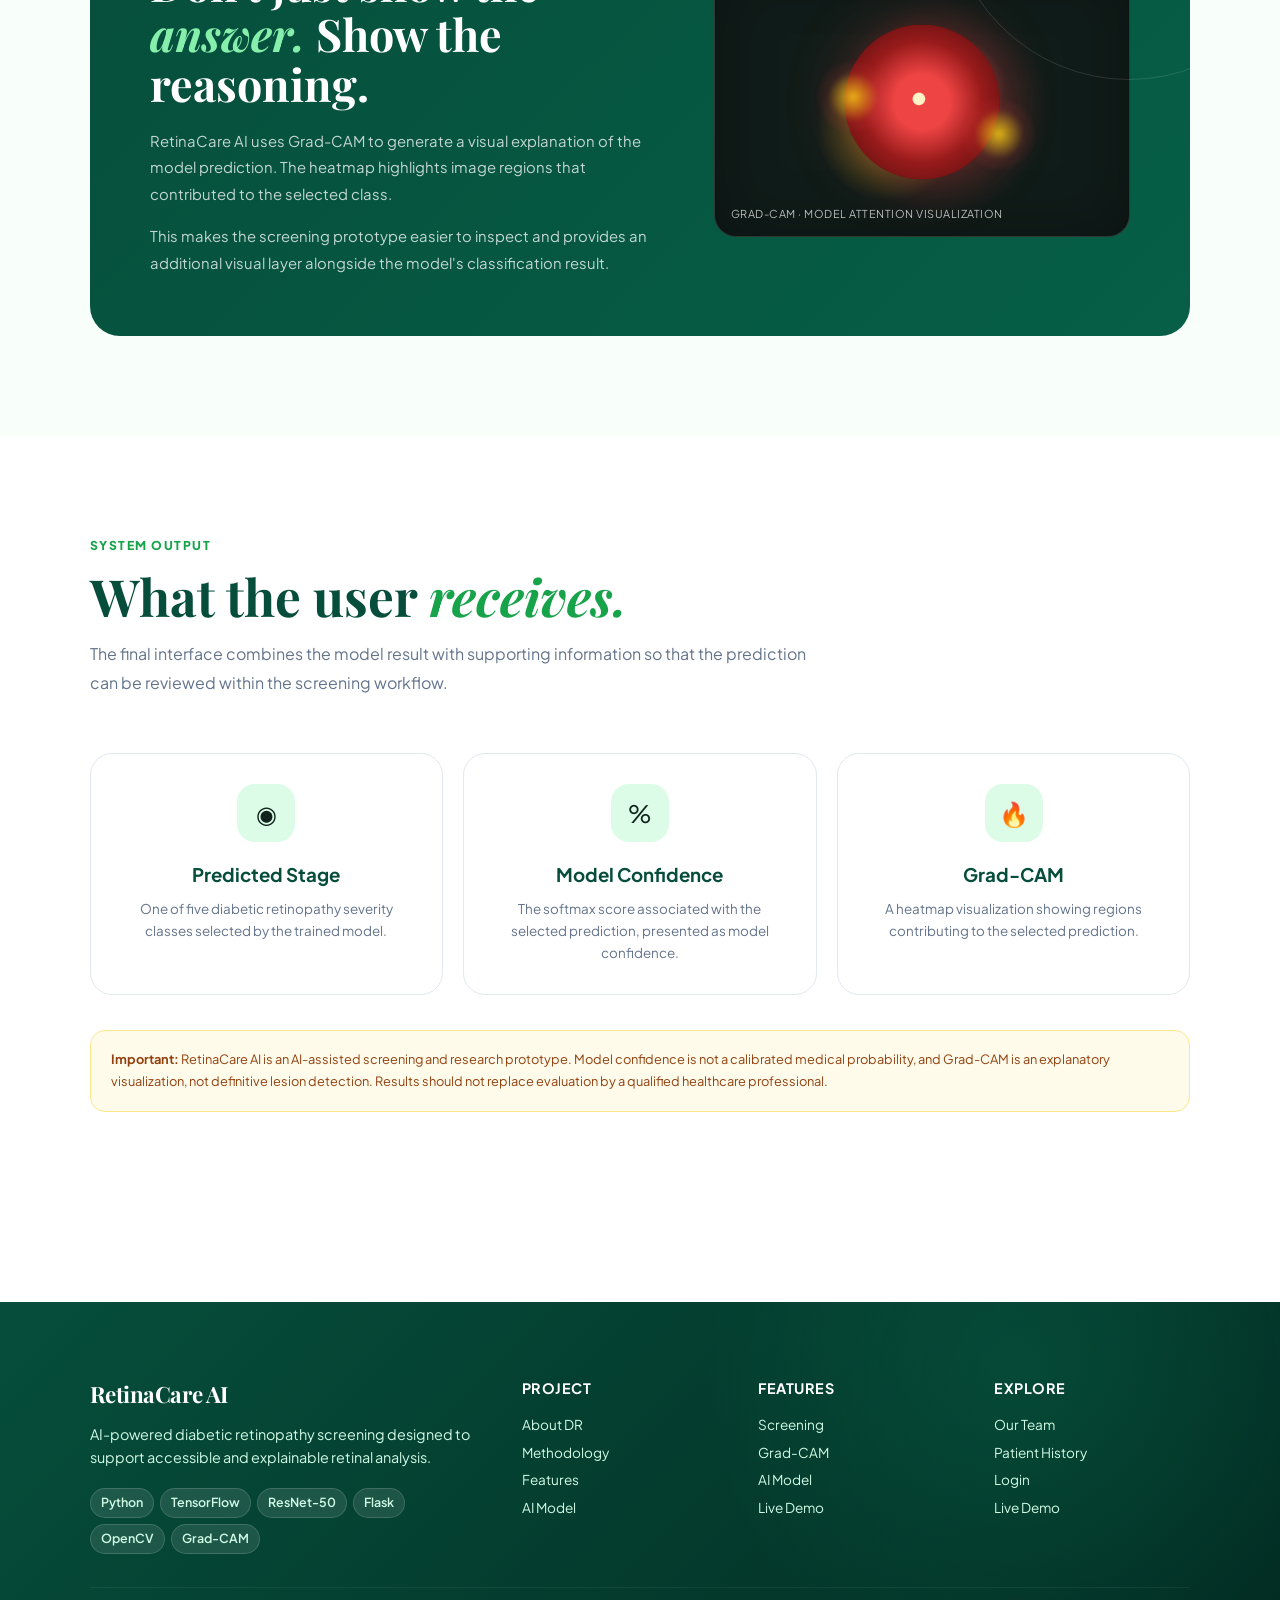
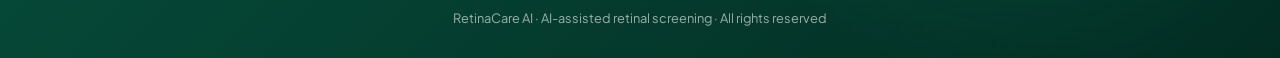
<file: frontend/approach.html>
<!DOCTYPE html>
<html lang="en">

<head>
    <meta charset="UTF-8">
    <meta name="viewport" content="width=device-width, initial-scale=1.0">

    <title>Our Approach | RetinaCare AI</title>

    <link
        href="https://fonts.googleapis.com/css2?family=Playfair+Display:wght@500;600;700&family=Plus+Jakarta+Sans:wght@400;500;600;700&display=swap"
        rel="stylesheet">

    <link rel="stylesheet" href="style.css">

    <style>
/* =====================================================
   APPROACH PAGE — WORKFLOW ANIMATION
===================================================== */

.workflow-step {
    opacity: 0;
    transform: translateY(30px);
    animation: workflowReveal 0.7s ease forwards;
}

.workflow-step:nth-child(1) {
    animation-delay: 0.1s;
}

.workflow-step:nth-child(2) {
    animation-delay: 0.25s;
}

.workflow-step:nth-child(3) {
    animation-delay: 0.4s;
}

.workflow-step:nth-child(4) {
    animation-delay: 0.55s;
}

.workflow-step:nth-child(5) {
    animation-delay: 0.7s;
}

.workflow-step:nth-child(6) {
    animation-delay: 0.85s;
}

@keyframes workflowReveal {
    from {
        opacity: 0;
        transform: translateY(30px);
    }

    to {
        opacity: 1;
        transform: translateY(0);
    }
}

/* Respect users who prefer reduced motion */
@media (prefers-reduced-motion: reduce) {

    .workflow-step {
        opacity: 1;
        transform: none;
        animation: none;
    }

}
/* =====================================================
   APPROACH PAGE — PIPELINE PULSE
===================================================== */

.pv-step {
    position: relative;
    overflow: hidden;
}

/* Moving highlight */

.pv-step::after {
    content: "";
    position: absolute;
    left: -100%;
    top: 0;
    width: 45%;
    height: 100%;
    background: linear-gradient(
        90deg,
        transparent,
        rgba(34, 197, 94, 0.10),
        transparent
    );
    animation: pipelineSweep 4.8s ease-in-out infinite;
}

/* Different timing for each stage */

.pv-step:nth-child(1)::after {
    animation-delay: 0s;
}

.pv-step:nth-child(2)::after {
    animation-delay: .8s;
}

.pv-step:nth-child(3)::after {
    animation-delay: 1.6s;
}

.pv-step:nth-child(4)::after {
    animation-delay: 2.4s;
}

.pv-step:nth-child(5)::after {
    animation-delay: 3.2s;
}

.pv-step:nth-child(6)::after {
    animation-delay: 4s;
}

@keyframes pipelineSweep {

    0% {
        left: -100%;
    }

    35% {
        left: 120%;
    }

    100% {
        left: 120%;
    }

}

/* Subtle number pulse */

.pv-number {
    animation: pipelineNumberPulse 4.8s ease-in-out infinite;
}

.pv-step:nth-child(1) .pv-number {
    animation-delay: 0s;
}

.pv-step:nth-child(2) .pv-number {
    animation-delay: .8s;
}

.pv-step:nth-child(3) .pv-number {
    animation-delay: 1.6s;
}

.pv-step:nth-child(4) .pv-number {
    animation-delay: 2.4s;
}

.pv-step:nth-child(5) .pv-number {
    animation-delay: 3.2s;
}

.pv-step:nth-child(6) .pv-number {
    animation-delay: 4s;
}

@keyframes pipelineNumberPulse {

    0%,
    65%,
    100% {
        transform: scale(1);
    }

    72% {
        transform: scale(1.08);
        box-shadow: 0 0 0 6px rgba(34, 197, 94, 0.10);
    }

    80% {
        transform: scale(1);
        box-shadow: none;
    }

}

/* Respect reduced-motion preference */

@media (prefers-reduced-motion: reduce) {

    .pv-step::after,
    .pv-number {
        animation: none;
    }

}
        /* =====================================================
           PREMIUM APPROACH PAGE
        ===================================================== */

        .approach-hero {
            min-height: 72vh;
            padding: 100px 7%;
            display: grid;
            grid-template-columns: 1.05fr .95fr;
            align-items: center;
            gap: 70px;
            background:
                radial-gradient(circle at 80% 20%, rgba(16,185,129,.12), transparent 30%),
                linear-gradient(135deg, #f0fdf4 0%, #ffffff 55%, #ecfdf5 100%);
            position: relative;
            overflow: hidden;
        }

        .approach-hero::before {
            content: "";
            position: absolute;
            width: 500px;
            height: 500px;
            border: 1px solid rgba(22,163,74,.10);
            border-radius: 50%;
            right: -180px;
            top: -200px;
        }

        .approach-kicker {
            display: inline-flex;
            align-items: center;
            gap: 9px;
            padding: 8px 15px;
            border-radius: 100px;
            background: rgba(255,255,255,.9);
            border: 1px solid rgba(22,163,74,.18);
            color: var(--green-dark);
            font-size: .78rem;
            font-weight: 800;
            letter-spacing: .6px;
            margin-bottom: 25px;
            box-shadow: 0 8px 25px rgba(22,163,74,.08);
        }

        .approach-kicker-dot {
            width: 8px;
            height: 8px;
            border-radius: 50%;
            background: var(--green-main);
            box-shadow: 0 0 0 5px rgba(22,163,74,.10);
        }

        .approach-hero h1 {
            font-family: var(--font-display);
            color: #064e3b;
            font-size: clamp(3rem,5vw,5rem);
            line-height: 1.02;
            letter-spacing: -2px;
            margin-bottom: 25px;
        }

        .approach-hero h1 em {
            color: var(--green-main);
            font-style: italic;
        }

        .approach-hero p {
            max-width: 650px;
            color: #64748b;
            font-size: 1.03rem;
            line-height: 1.85;
            margin-bottom: 30px;
        }

        .approach-actions {
            display: flex;
            gap: 14px;
            flex-wrap: wrap;
        }

        .approach-outline {
            padding: 12px 24px;
            border-radius: 100px;
            border: 1px solid #86efac;
            background: rgba(255,255,255,.75);
            color: var(--green-dark);
            text-decoration: none;
            font-weight: 700;
            transition: .3s ease;
        }

        .approach-outline:hover {
            background: var(--green-soft);
            transform: translateY(-3px);
        }

        /* HERO PIPELINE VISUAL */

        .pipeline-visual {
            background: rgba(255,255,255,.82);
            border: 1px solid rgba(22,163,74,.15);
            border-radius: 28px;
            padding: 28px;
            box-shadow:
                0 30px 80px rgba(6,78,59,.10),
                inset 0 1px rgba(255,255,255,.9);
            backdrop-filter: blur(16px);
        }

        .pv-top {
            display: flex;
            justify-content: space-between;
            align-items: center;
            margin-bottom: 25px;
        }

        .pv-title {
            font-size: .82rem;
            font-weight: 800;
            color: #064e3b;
            letter-spacing: 1px;
            text-transform: uppercase;
        }

        .pv-status {
            display: flex;
            align-items: center;
            gap: 7px;
            color: #15803d;
            font-size: .72rem;
            font-weight: 700;
        }

        .pv-status span {
            width: 7px;
            height: 7px;
            border-radius: 50%;
            background: #22c55e;
            box-shadow: 0 0 0 5px rgba(34,197,94,.10);
        }

        .pv-flow {
            display: flex;
            flex-direction: column;
            gap: 8px;
        }

        .pv-step {
            display: grid;
            grid-template-columns: 38px 1fr auto;
            align-items: center;
            gap: 13px;
            padding: 13px;
            border-radius: 14px;
            background: #f8fffa;
            border: 1px solid #e5f5e9;
            transition: .3s ease;
        }

        .pv-step:hover {
            transform: translateX(5px);
            border-color: #86efac;
            background: #f0fdf4;
        }

        .pv-number {
            width: 34px;
            height: 34px;
            border-radius: 10px;
            background: white;
            border: 1px solid #bbf7d0;
            display: flex;
            align-items: center;
            justify-content: center;
            color: var(--green-dark);
            font-size: .7rem;
            font-weight: 800;
        }

        .pv-name {
            font-size: .82rem;
            font-weight: 700;
            color: #334155;
        }

        .pv-detail {
            font-size: .68rem;
            color: #94a3b8;
            margin-top: 2px;
        }

        .pv-arrow {
            color: #16a34a;
            font-weight: 800;
        }

        /* GENERAL */

        .approach-section {
            padding: 100px 7%;
        }

        .approach-section.soft {
            background: #f8fffa;
        }

        .approach-heading {
            max-width: 720px;
            margin-bottom: 55px;
        }

        .approach-tag {
            color: var(--green-main);
            font-size: .76rem;
            font-weight: 800;
            text-transform: uppercase;
            letter-spacing: 1.5px;
            margin-bottom: 12px;
        }

        .approach-heading h2 {
            font-family: var(--font-display);
            font-size: clamp(2.2rem,4vw,3.5rem);
            color: #064e3b;
            line-height: 1.12;
            margin-bottom: 15px;
        }

        .approach-heading h2 em {
            color: var(--green-main);
        }

        .approach-heading p {
            color: var(--muted);
            line-height: 1.8;
        }

        /* PIPELINE */

        .workflow {
            max-width: 1150px;
            margin: auto;
            position: relative;
        }

        .workflow::before {
            content: "";
            position: absolute;
            left: 35px;
            top: 40px;
            bottom: 40px;
            width: 2px;
            background: linear-gradient(
                180deg,
                #bbf7d0,
                #16a34a,
                #bbf7d0
            );
        }

        .workflow-step {
            display: grid;
            grid-template-columns: 72px 1fr;
            gap: 28px;
            position: relative;
            margin-bottom: 24px;
        }

        .workflow-step:last-child {
            margin-bottom: 0;
        }

        .workflow-number {
            width: 72px;
            height: 72px;
            border-radius: 22px;
            background: white;
            border: 2px solid #bbf7d0;
            display: flex;
            align-items: center;
            justify-content: center;
            color: var(--green-dark);
            font-size: .82rem;
            font-weight: 800;
            box-shadow: 0 8px 25px rgba(22,163,74,.10);
            z-index: 2;
        }

        .workflow-card {
            background: white;
            border: 1px solid var(--border);
            border-radius: 22px;
            padding: 27px 30px;
            display: grid;
            grid-template-columns: 58px 1fr auto;
            gap: 20px;
            align-items: center;
            transition: .35s ease;
        }

        .workflow-card:hover {
            transform: translateX(7px);
            border-color: rgba(22,163,74,.35);
            box-shadow: 0 18px 45px rgba(6,78,59,.08);
        }

        .workflow-icon {
            width: 55px;
            height: 55px;
            border-radius: 16px;
            background: var(--green-soft);
            display: flex;
            align-items: center;
            justify-content: center;
            font-size: 23px;
        }

        .workflow-card h3 {
            color: #064e3b;
            font-size: 1.08rem;
            margin-bottom: 6px;
        }

        .workflow-card p {
            color: var(--muted);
            font-size: .88rem;
            line-height: 1.65;
        }

        .workflow-tech {
            padding: 6px 11px;
            border-radius: 100px;
            background: #f0fdf4;
            color: #15803d;
            font-size: .68rem;
            font-weight: 800;
            white-space: nowrap;
        }

        /* TECHNICAL FLOW */

        .technical-grid {
            display: grid;
            grid-template-columns: repeat(3,1fr);
            gap: 20px;
        }

        .technical-card {
            background: white;
            border: 1px solid var(--border);
            border-radius: 22px;
            padding: 28px;
            transition: .3s ease;
        }

        .technical-card:hover {
            transform: translateY(-7px);
            box-shadow: 0 18px 40px rgba(6,78,59,.08);
            border-color: #bbf7d0;
        }

        .technical-index {
            font-size: .7rem;
            color: #86efac;
            font-weight: 800;
            letter-spacing: 1px;
            margin-bottom: 18px;
        }

        .technical-card h3 {
            color: #064e3b;
            margin-bottom: 10px;
        }

        .technical-card p {
            color: var(--muted);
            font-size: .86rem;
            line-height: 1.7;
        }

        .tech-tags {
            margin-top: 20px;
            display: flex;
            flex-wrap: wrap;
            gap: 6px;
        }

        .tech-tag {
            padding: 5px 9px;
            border-radius: 7px;
            background: #f8fafc;
            border: 1px solid #e5e7eb;
            color: #64748b;
            font-size: .68rem;
            font-weight: 700;
        }

        /* EXPLAINABILITY */

        .explain-box {
            max-width: 1150px;
            margin: auto;
            border-radius: 30px;
            background: linear-gradient(135deg,#064e3b,#065f46);
            padding: 60px;
            color: white;
            display: grid;
            grid-template-columns: 1.1fr .9fr;
            gap: 55px;
            align-items: center;
            overflow: hidden;
            position: relative;
        }

        .explain-box::after {
            content: "";
            position: absolute;
            width: 360px;
            height: 360px;
            border-radius: 50%;
            border: 1px solid rgba(255,255,255,.12);
            right: -120px;
            top: -150px;
        }

        .explain-box h2 {
            font-family: var(--font-display);
            font-size: 2.8rem;
            line-height: 1.12;
            margin-bottom: 18px;
        }

        .explain-box h2 em {
            color: #86efac;
        }

        .explain-box p {
            color: rgba(255,255,255,.76);
            line-height: 1.8;
            font-size: .93rem;
        }

        .explain-visual {
            height: 270px;
            border-radius: 22px;
            background:
                radial-gradient(circle at 58% 45%, rgba(239,68,68,.65), transparent 18%),
                radial-gradient(circle at 42% 60%, rgba(250,204,21,.45), transparent 25%),
                radial-gradient(circle at 55% 52%, rgba(239,68,68,.30), transparent 40%),
                #101c19;
            border: 1px solid rgba(255,255,255,.12);
            position: relative;
            overflow: hidden;
            box-shadow: inset 0 0 60px rgba(0,0,0,.35);
        }

        .explain-eye {
            position: absolute;
            width: 155px;
            height: 155px;
            border-radius: 50%;
            left: 50%;
            top: 50%;
            transform: translate(-50%,-50%);
            background:
                radial-gradient(circle at 48% 48%,#fef3c7 0 5%,transparent 6%),
                radial-gradient(circle,#ef4444 0 25%,#991b1b 55%,#450a0a 100%);
            box-shadow: 0 0 60px rgba(239,68,68,.3);
        }

        .heat-point {
            position: absolute;
            width: 70px;
            height: 70px;
            border-radius: 50%;
            background: radial-gradient(circle,rgba(250,204,21,.85),rgba(239,68,68,.1),transparent);
            filter: blur(2px);
            animation: heatPulse 3s ease-in-out infinite;
        }

        .heat-point.one {
            left: 25%;
            top: 35%;
        }

        .heat-point.two {
            right: 23%;
            bottom: 25%;
            animation-delay: 1s;
        }

        @keyframes heatPulse {
            0%,100% { transform:scale(.9);opacity:.6; }
            50% { transform:scale(1.15);opacity:1; }
        }

        .explain-caption {
            position: absolute;
            left: 16px;
            bottom: 14px;
            font-size: .68rem;
            color: rgba(255,255,255,.7);
            letter-spacing: .5px;
        }

        /* OUTPUT */

        .output-grid {
            display: grid;
            grid-template-columns: repeat(3,1fr);
            gap: 20px;
        }

        .output-card {
            background: white;
            border: 1px solid var(--border);
            border-radius: 22px;
            padding: 30px;
            text-align: center;
            transition: .3s ease;
        }

        .output-card:hover {
            transform: translateY(-7px);
            box-shadow: 0 18px 40px rgba(0,0,0,.07);
        }

        .output-icon {
            width: 58px;
            height: 58px;
            margin: 0 auto 18px;
            border-radius: 18px;
            background: var(--green-soft);
            display: flex;
            align-items: center;
            justify-content: center;
            font-size: 24px;
        }

        .output-card h3 {
            color: #064e3b;
            margin-bottom: 8px;
        }

        .output-card p {
            color: var(--muted);
            font-size: .84rem;
            line-height: 1.65;
        }

        /* DISCLAIMER */

        .approach-disclaimer {
            max-width: 1150px;
            margin: 35px auto 0;
            padding: 18px 20px;
            background: #fffbeb;
            border: 1px solid #fde68a;
            border-radius: 15px;
            color: #92400e;
            font-size: .8rem;
            line-height: 1.7;
        }

        /* RESPONSIVE */

        @media(max-width:1000px) {
            .approach-hero,
            .explain-box {
                grid-template-columns: 1fr;
            }

            .technical-grid,
            .output-grid {
                grid-template-columns: 1fr 1fr;
            }
        }

        @media(max-width:700px) {
            .approach-hero,
            .approach-section {
                padding: 70px 5%;
            }

            .approach-hero h1 {
                font-size: 3rem;
            }

            .workflow::before {
                display: none;
            }

            .workflow-step {
                grid-template-columns: 1fr;
                gap: 10px;
            }

            .workflow-number {
                width: 50px;
                height: 50px;
                border-radius: 15px;
            }

            .workflow-card {
                grid-template-columns: 1fr;
            }

            .workflow-tech {
                width: fit-content;
            }

            .technical-grid,
            .output-grid {
                grid-template-columns: 1fr;
            }

            .explain-box {
                padding: 35px 25px;
            }

            .explain-box h2 {
                font-size: 2.2rem;
            }
        }
/* =====================================================
   APPROACH — DARK MODE HERO
===================================================== */

body.dark-theme .approach-hero {
    background:
        radial-gradient(
            circle at 80% 20%,
            rgba(34,197,94,.08),
            transparent 30%
        ),
        linear-gradient(
            135deg,
            #07110d 0%,
            #0b1711 55%,
            #07110d 100%
        ) !important;
}

body.dark-theme .approach-hero h1 {
    color: #f8fafc !important;
}

body.dark-theme .approach-hero h1 em {
    color: #22c55e !important;
}

body.dark-theme .approach-hero p {
    color: #94a3b8 !important;
}

body.dark-theme .approach-kicker {
    background: #0d1b14 !important;
    color: #86efac !important;
    border-color: #29513b !important;
}

body.dark-theme .approach-outline {
    background: #0d1b14 !important;
    color: #86efac !important;
    border-color: #29513b !important;
}

body.dark-theme .pipeline-visual {
    background: rgba(13,27,20,.92) !important;
    border-color: #1d3a2b !important;
}

body.dark-theme .pv-title {
    color: #86efac !important;
}

body.dark-theme .pv-step {
    background: #0d1b14 !important;
    border-color: #1d3a2b !important;
}

body.dark-theme .pv-name {
    color: #e2e8f0 !important;
}

body.dark-theme .pv-detail {
    color: #94a3b8 !important;
}

body.dark-theme .pv-number {
    background: #102219 !important;
    color: #86efac !important;
    border-color: #29513b !important;
}
/* =====================================================
   APPROACH PAGE — PREMIUM DARK MODE CARDS
===================================================== */


/* ---------- WORKFLOW SECTION ---------- */

body.dark-theme .approach-section.soft {
    background:
        radial-gradient(
            circle at 15% 20%,
            rgba(34,197,94,.035),
            transparent 30%
        ),
        #07110d !important;
}


/* 6 workflow cards */

body.dark-theme .workflow-card {
    background:
        linear-gradient(
            145deg,
            rgba(16,32,24,.96),
            rgba(9,24,17,.96)
        ) !important;

    border: 1px solid rgba(74,222,128,.16) !important;

    box-shadow:
        0 15px 40px rgba(0,0,0,.20),
        inset 0 1px 0 rgba(255,255,255,.025);

    color: #e2e8f0;
}


body.dark-theme .workflow-card:hover {
    background:
        linear-gradient(
            145deg,
            rgba(19,42,29,.98),
            rgba(10,29,19,.98)
        ) !important;

    border-color: rgba(74,222,128,.35) !important;

    box-shadow:
        0 20px 50px rgba(0,0,0,.28),
        0 0 25px rgba(34,197,94,.05);
}


/* Workflow numbers */

body.dark-theme .workflow-number {
    background:
        linear-gradient(
            145deg,
            #10271b,
            #0b1c14
        ) !important;

    border-color: rgba(74,222,128,.35) !important;

    color: #86efac !important;

    box-shadow:
        0 8px 25px rgba(0,0,0,.20),
        inset 0 0 15px rgba(34,197,94,.04);
}


/* Workflow icons */

body.dark-theme .workflow-icon {
    background:
        linear-gradient(
            145deg,
            rgba(34,197,94,.16),
            rgba(16,185,129,.08)
        ) !important;

    border: 1px solid rgba(74,222,128,.12);

    color: #86efac !important;
}


/* Workflow text */

body.dark-theme .workflow-card h3 {
    color: #f1f5f9 !important;
}

body.dark-theme .workflow-card p {
    color: #94a3b8 !important;
}

body.dark-theme .workflow-tech {
    background: rgba(34,197,94,.08) !important;

    border: 1px solid rgba(74,222,128,.14);

    color: #86efac !important;
}


/* ---------- TECHNICAL ARCHITECTURE ---------- */

body.dark-theme .technical-card {
    background:
        linear-gradient(
            145deg,
            rgba(16,32,24,.96),
            rgba(9,24,17,.96)
        ) !important;

    border: 1px solid rgba(74,222,128,.16) !important;

    box-shadow:
        0 15px 40px rgba(0,0,0,.20),
        inset 0 1px 0 rgba(255,255,255,.025);
}


body.dark-theme .technical-card:hover {
    background:
        linear-gradient(
            145deg,
            rgba(19,42,29,.98),
            rgba(10,29,19,.98)
        ) !important;

    border-color: rgba(74,222,128,.35) !important;

    box-shadow:
        0 20px 50px rgba(0,0,0,.28),
        0 0 25px rgba(34,197,94,.05);
}


body.dark-theme .technical-card h3 {
    color: #f1f5f9 !important;
}

body.dark-theme .technical-card p {
    color: #94a3b8 !important;
}

body.dark-theme .technical-index {
    color: #86efac !important;
}


/* Technology tags */

body.dark-theme .tech-tag {
    background: rgba(255,255,255,.035) !important;

    border: 1px solid rgba(148,163,184,.16) !important;

    color: #cbd5e1 !important;
}


/* ---------- OUTPUT SECTION ---------- */

body.dark-theme .output-card {
    background:
        linear-gradient(
            145deg,
            rgba(16,32,24,.96),
            rgba(9,24,17,.96)
        ) !important;

    border: 1px solid rgba(74,222,128,.16) !important;

    box-shadow:
        0 15px 40px rgba(0,0,0,.20),
        inset 0 1px 0 rgba(255,255,255,.025);
}


body.dark-theme .output-card:hover {
    background:
        linear-gradient(
            145deg,
            rgba(19,42,29,.98),
            rgba(10,29,19,.98)
        ) !important;

    border-color: rgba(74,222,128,.35) !important;

    box-shadow:
        0 20px 50px rgba(0,0,0,.28),
        0 0 25px rgba(34,197,94,.05);
}


/* Output icons */

body.dark-theme .output-icon {
    background:
        linear-gradient(
            145deg,
            rgba(34,197,94,.16),
            rgba(16,185,129,.08)
        ) !important;

    border: 1px solid rgba(74,222,128,.12);

    color: #86efac !important;
}


/* Output text */

body.dark-theme .output-card h3 {
    color: #f1f5f9 !important;
}

body.dark-theme .output-card p {
    color: #94a3b8 !important;
}


/* ---------- SECTION HEADINGS ---------- */

body.dark-theme .approach-heading h2 {
    color: #f8fafc !important;
}

body.dark-theme .approach-heading p {
    color: #94a3b8 !important;
}

body.dark-theme .approach-tag {
    color: #4ade80 !important;
}


/* ---------- WORKFLOW LINE ---------- */

body.dark-theme .workflow::before {
    background:
        linear-gradient(
            180deg,
            rgba(34,197,94,.12),
            #16a34a,
            rgba(34,197,94,.12)
        ) !important;
}


/* ---------- DISCLAIMER ---------- */

body.dark-theme .approach-disclaimer {
    background: rgba(120,83,10,.12) !important;

    border-color: rgba(250,204,21,.20) !important;

    color: #fcd34d !important;
}
    </style>
</head>

<body>

    <!-- =====================================================
         NAVBAR
    ====================================================== -->

    <nav>

        <a href="index.html" style="text-decoration:none;">
            <div class="nav-logo nav-logo--index">

                <img class="nav-logo-svg" src="retinacare-logo.svg" alt="">

                <span class="nav-logo-text">
                    Retina<span>Care</span> AI
                </span>

            </div>
        </a>


        <div class="nav-links">

            <a href="about.html">
                About
            </a>

            <a href="approach.html"
               style="color:var(--green-main);font-weight:700;">
                Approach
            </a>

            <a href="features.html">
                Features
            </a>

            <a href="model.html">
                Model
            </a>

            <a href="team.html">
                Team
            </a>

            <a href="patient-history.html">
                Patient History
            </a>

            <a href="login.html">
                Login
            </a>

        </div>

<button
    class="theme-toggle"
    id="theme-toggle"
    type="button"
    aria-label="Toggle dark mode"
    title="Toggle dark mode">
    🌙
</button>
        <button class="nav-pill"
            onclick="window.location.href='demo.html'">
            Live Demo
        </button>

    </nav>


    <!-- =====================================================
         HERO
    ====================================================== -->

    <section class="approach-hero">

        <div>

            <div class="approach-kicker">
                <span class="approach-kicker-dot"></span>
                AI Screening Methodology
            </div>


            <h1>
                From retina
                <em>to insight.</em>
            </h1>


            <p>
                RetinaCare AI transforms a retinal fundus image into an
                AI-assisted screening result through a structured pipeline
                combining image preparation, deep learning classification,
                explainability and automated reporting.
            </p>


            <div class="approach-actions">

                <a href="demo.html"
                   class="btn-primary">
                    Try Live Screening
                </a>

                <a href="model.html"
                   class="approach-outline">
                    Explore the Model
                </a>

            </div>

        </div>


        <!-- Pipeline visual -->

        <div class="pipeline-visual">

            <div class="pv-top">

                <div class="pv-title">
                    RetinaCare AI Pipeline
                </div>

                <div class="pv-status">
                    <span></span>
                    SYSTEM READY
                </div>

            </div>


            <div class="pv-flow">

                <div class="pv-step">
                    <div class="pv-number">01</div>
                    <div>
                        <div class="pv-name">
                            Retinal Image
                        </div>
                        <div class="pv-detail">
                            Fundus photograph
                        </div>
                    </div>
                    <div class="pv-arrow">↓</div>
                </div>


                <div class="pv-step">
                    <div class="pv-number">02</div>
                    <div>
                        <div class="pv-name">
                            Preprocessing
                        </div>
                        <div class="pv-detail">
                            Resize + ResNet preprocessing
                        </div>
                    </div>
                    <div class="pv-arrow">↓</div>
                </div>


                <div class="pv-step">
                    <div class="pv-number">03</div>
                    <div>
                        <div class="pv-name">
                            ResNet-50
                        </div>
                        <div class="pv-detail">
                            Deep feature extraction
                        </div>
                    </div>
                    <div class="pv-arrow">↓</div>
                </div>


                <div class="pv-step">
                    <div class="pv-number">04</div>
                    <div>
                        <div class="pv-name">
                            DR Classification
                        </div>
                        <div class="pv-detail">
                            Five-stage prediction
                        </div>
                    </div>
                    <div class="pv-arrow">↓</div>
                </div>


                <div class="pv-step">
                    <div class="pv-number">05</div>
                    <div>
                        <div class="pv-name">
                            Grad-CAM
                        </div>
                        <div class="pv-detail">
                            Visual explanation
                        </div>
                    </div>
                    <div class="pv-arrow">↓</div>
                </div>


                <div class="pv-step">
                    <div class="pv-number">06</div>
                    <div>
                        <div class="pv-name">
                            Screening Report
                        </div>
                        <div class="pv-detail">
                            Result + confidence + explanation
                        </div>
                    </div>
                    <div class="pv-arrow">✓</div>
                </div>

            </div>

        </div>

    </section>


    <!-- =====================================================
         MAIN WORKFLOW
    ====================================================== -->

    <section class="approach-section soft">

        <div class="approach-heading">

            <div class="approach-tag">
                End-to-end workflow
            </div>

            <h2>
                Six steps from
                <em>image to explanation.</em>
            </h2>

            <p>
                Each stage has a specific role in the RetinaCare AI
                screening workflow, keeping the system modular,
                traceable and explainable.
            </p>

        </div>


        <div class="workflow">

            <!-- 01 -->

            <div class="workflow-step">

                <div class="workflow-number">
                    01
                </div>

                <div class="workflow-card">

                    <div class="workflow-icon">
                        📷
                    </div>

                    <div>
                        <h3>
                            Image Acquisition
                        </h3>

                        <p>
                            A retinal fundus image is uploaded through the
                            Live Demo interface. The system accepts common
                            image formats such as JPEG and PNG.
                        </p>
                    </div>

                    <div class="workflow-tech">
                        IMAGE INPUT
                    </div>

                </div>

            </div>


            <!-- 02 -->

            <div class="workflow-step">

                <div class="workflow-number">
                    02
                </div>

                <div class="workflow-card">

                    <div class="workflow-icon">
                        ⚙
                    </div>

                    <div>
                        <h3>
                            Image Preparation
                        </h3>

                        <p>
                            The uploaded image is converted into the format
                            required by the model and resized to
                            224 × 224 pixels before ResNet-50 preprocessing.
                        </p>
                    </div>

                    <div class="workflow-tech">
                        224 × 224
                    </div>

                </div>

            </div>


            <!-- 03 -->

            <div class="workflow-step">

                <div class="workflow-number">
                    03
                </div>

                <div class="workflow-card">

                    <div class="workflow-icon">
                        🧠
                    </div>

                    <div>
                        <h3>
                            ResNet-50 Inference
                        </h3>

                        <p>
                            The processed retinal image is passed through
                            the trained ResNet-50 architecture to extract
                            deep visual features and generate class scores.
                        </p>
                    </div>

                    <div class="workflow-tech">
                        TENSORFLOW
                    </div>

                </div>

            </div>


            <!-- 04 -->

            <div class="workflow-step">

                <div class="workflow-number">
                    04
                </div>

                <div class="workflow-card">

                    <div class="workflow-icon">
                        ◉
                    </div>

                    <div>
                        <h3>
                            Five-Stage Classification
                        </h3>

                        <p>
                            The model selects the highest-scoring class
                            from five categories: No DR, Mild, Moderate,
                            Severe and Proliferative.
                        </p>
                    </div>

                    <div class="workflow-tech">
                        5 CLASSES
                    </div>

                </div>

            </div>


            <!-- 05 -->

            <div class="workflow-step">

                <div class="workflow-number">
                    05
                </div>

                <div class="workflow-card">

                    <div class="workflow-icon">
                        🔥
                    </div>

                    <div>
                        <h3>
                            Grad-CAM Explanation
                        </h3>

                        <p>
                            Grad-CAM generates a visual heatmap showing
                            image regions that contributed to the model's
                            selected prediction.
                        </p>
                    </div>

                    <div class="workflow-tech">
                        XAI
                    </div>

                </div>

            </div>


            <!-- 06 -->

            <div class="workflow-step">

                <div class="workflow-number">
                    06
                </div>

                <div class="workflow-card">

                    <div class="workflow-icon">
                        📄
                    </div>

                    <div>
                        <h3>
                            Screening Report
                        </h3>

                        <p>
                            The interface presents the predicted stage,
                            model confidence, risk-level indicator,
                            recommendations and downloadable report.
                        </p>
                    </div>

                    <div class="workflow-tech">
                        OUTPUT
                    </div>

                </div>

            </div>

        </div>

    </section>


    <!-- =====================================================
         TECHNICAL COMPONENTS
    ====================================================== -->

    <section class="approach-section">

        <div class="approach-heading">

            <div class="approach-tag">
                Technical architecture
            </div>

            <h2>
                The technology behind
                <em>the workflow.</em>
            </h2>

            <p>
                RetinaCare AI separates the user interface, application
                server and machine-learning inference layer.
            </p>

        </div>


        <div class="technical-grid">

            <div class="technical-card">

                <div class="technical-index">
                    LAYER 01
                </div>

                <h3>
                    Frontend
                </h3>

                <p>
                    Provides image upload, live camera interaction,
                    prediction results, report controls and patient-facing
                    interfaces.
                </p>

                <div class="tech-tags">
                    <span class="tech-tag">HTML</span>
                    <span class="tech-tag">CSS</span>
                    <span class="tech-tag">JavaScript</span>
                </div>

            </div>


            <div class="technical-card">

                <div class="technical-index">
                    LAYER 02
                </div>

                <h3>
                    Application Backend
                </h3>

                <p>
                    Handles application requests, authentication,
                    patient history and communication between the
                    website and machine-learning service.
                </p>

                <div class="tech-tags">
                    <span class="tech-tag">Node.js</span>
                    <span class="tech-tag">Express</span>
                    <span class="tech-tag">MySQL</span>
                </div>

            </div>


            <div class="technical-card">

                <div class="technical-index">
                    LAYER 03
                </div>

                <h3>
                    ML Inference
                </h3>

                <p>
                    Loads the trained RetinaCare AI model, preprocesses
                    the image, performs classification and generates
                    Grad-CAM explanations.
                </p>

                <div class="tech-tags">
                    <span class="tech-tag">Python</span>
                    <span class="tech-tag">TensorFlow</span>
                    <span class="tech-tag">Flask</span>
                    <span class="tech-tag">OpenCV</span>
                </div>

            </div>

        </div>

    </section>


    <!-- =====================================================
         GRAD-CAM
    ====================================================== -->

    <section class="approach-section soft">

        <div class="explain-box">

            <div>

                <div class="approach-tag"
                     style="color:#86efac;">
                    Explainable AI
                </div>

                <h2>
                    Don't just show the
                    <em>answer.</em>
                    Show the reasoning.
                </h2>

                <p>
                    RetinaCare AI uses Grad-CAM to generate a visual
                    explanation of the model prediction. The heatmap
                    highlights image regions that contributed to the
                    selected class.
                </p>

                <p style="margin-top:15px;">
                    This makes the screening prototype easier to inspect
                    and provides an additional visual layer alongside
                    the model's classification result.
                </p>

            </div>


            <div class="explain-visual">

                <div class="explain-eye"></div>

                <div class="heat-point one"></div>
                <div class="heat-point two"></div>

                <div class="explain-caption">
                    GRAD-CAM · MODEL ATTENTION VISUALIZATION
                </div>

            </div>

        </div>

    </section>


    <!-- =====================================================
         OUTPUTS
    ====================================================== -->

    <section class="approach-section">

        <div class="approach-heading">

            <div class="approach-tag">
                System output
            </div>

            <h2>
                What the user
                <em>receives.</em>
            </h2>

            <p>
                The final interface combines the model result with
                supporting information so that the prediction can be
                reviewed within the screening workflow.
            </p>

        </div>


        <div class="output-grid">

            <div class="output-card">

                <div class="output-icon">
                    ◉
                </div>

                <h3>
                    Predicted Stage
                </h3>

                <p>
                    One of five diabetic retinopathy severity classes
                    selected by the trained model.
                </p>

            </div>


            <div class="output-card">

                <div class="output-icon">
                    %
                </div>

                <h3>
                    Model Confidence
                </h3>

                <p>
                    The softmax score associated with the selected
                    prediction, presented as model confidence.
                </p>

            </div>


            <div class="output-card">

                <div class="output-icon">
                    🔥
                </div>

                <h3>
                    Grad-CAM
                </h3>

                <p>
                    A heatmap visualization showing regions contributing
                    to the selected prediction.
                </p>

            </div>

        </div>


        <div class="approach-disclaimer">

            <strong>Important:</strong>
            RetinaCare AI is an AI-assisted screening and research
            prototype. Model confidence is not a calibrated medical
            probability, and Grad-CAM is an explanatory visualization,
            not definitive lesion detection. Results should not replace
            evaluation by a qualified healthcare professional.

        </div>

    </section>


    <!-- =====================================================
         FOOTER
    ====================================================== -->

    <footer>

        <div class="footer-inner">

            <div>

                <div class="footer-brand-name">
                    RetinaCare AI
                </div>

                <p class="footer-brand-desc">
                    AI-powered diabetic retinopathy screening designed
                    to support accessible and explainable retinal analysis.
                </p>

                <div class="footer-tech" style="margin-top:1rem;">
                    <span class="ftag">Python</span>
                    <span class="ftag">TensorFlow</span>
                    <span class="ftag">ResNet-50</span>
                    <span class="ftag">Flask</span>
                    <span class="ftag">OpenCV</span>
                    <span class="ftag">Grad-CAM</span>
                </div>

            </div>


            <div class="footer-col">

                <h4>Project</h4>

                <a href="about.html">About DR</a>
                <a href="approach.html">Methodology</a>
                <a href="features.html">Features</a>
                <a href="model.html">AI Model</a>

            </div>


            <div class="footer-col">

                <h4>Features</h4>

                <a href="features.html">Screening</a>
                <a href="model.html">Grad-CAM</a>
                <a href="model.html">AI Model</a>
                <a href="demo.html">Live Demo</a>

            </div>


            <div class="footer-col">

                <h4>Explore</h4>

                <a href="team.html">Our Team</a>
                <a href="patient-history.html">Patient History</a>
                <a href="login.html">Login</a>
                <a href="demo.html">Live Demo</a>

            </div>

        </div>


        <div class="footer-bottom">
            RetinaCare AI · AI-assisted retinal screening · All rights reserved
        </div>

    </footer>


    <script src="auth.js"></script>
    <script src="script.js"></script>

</body>

</html>
</file>
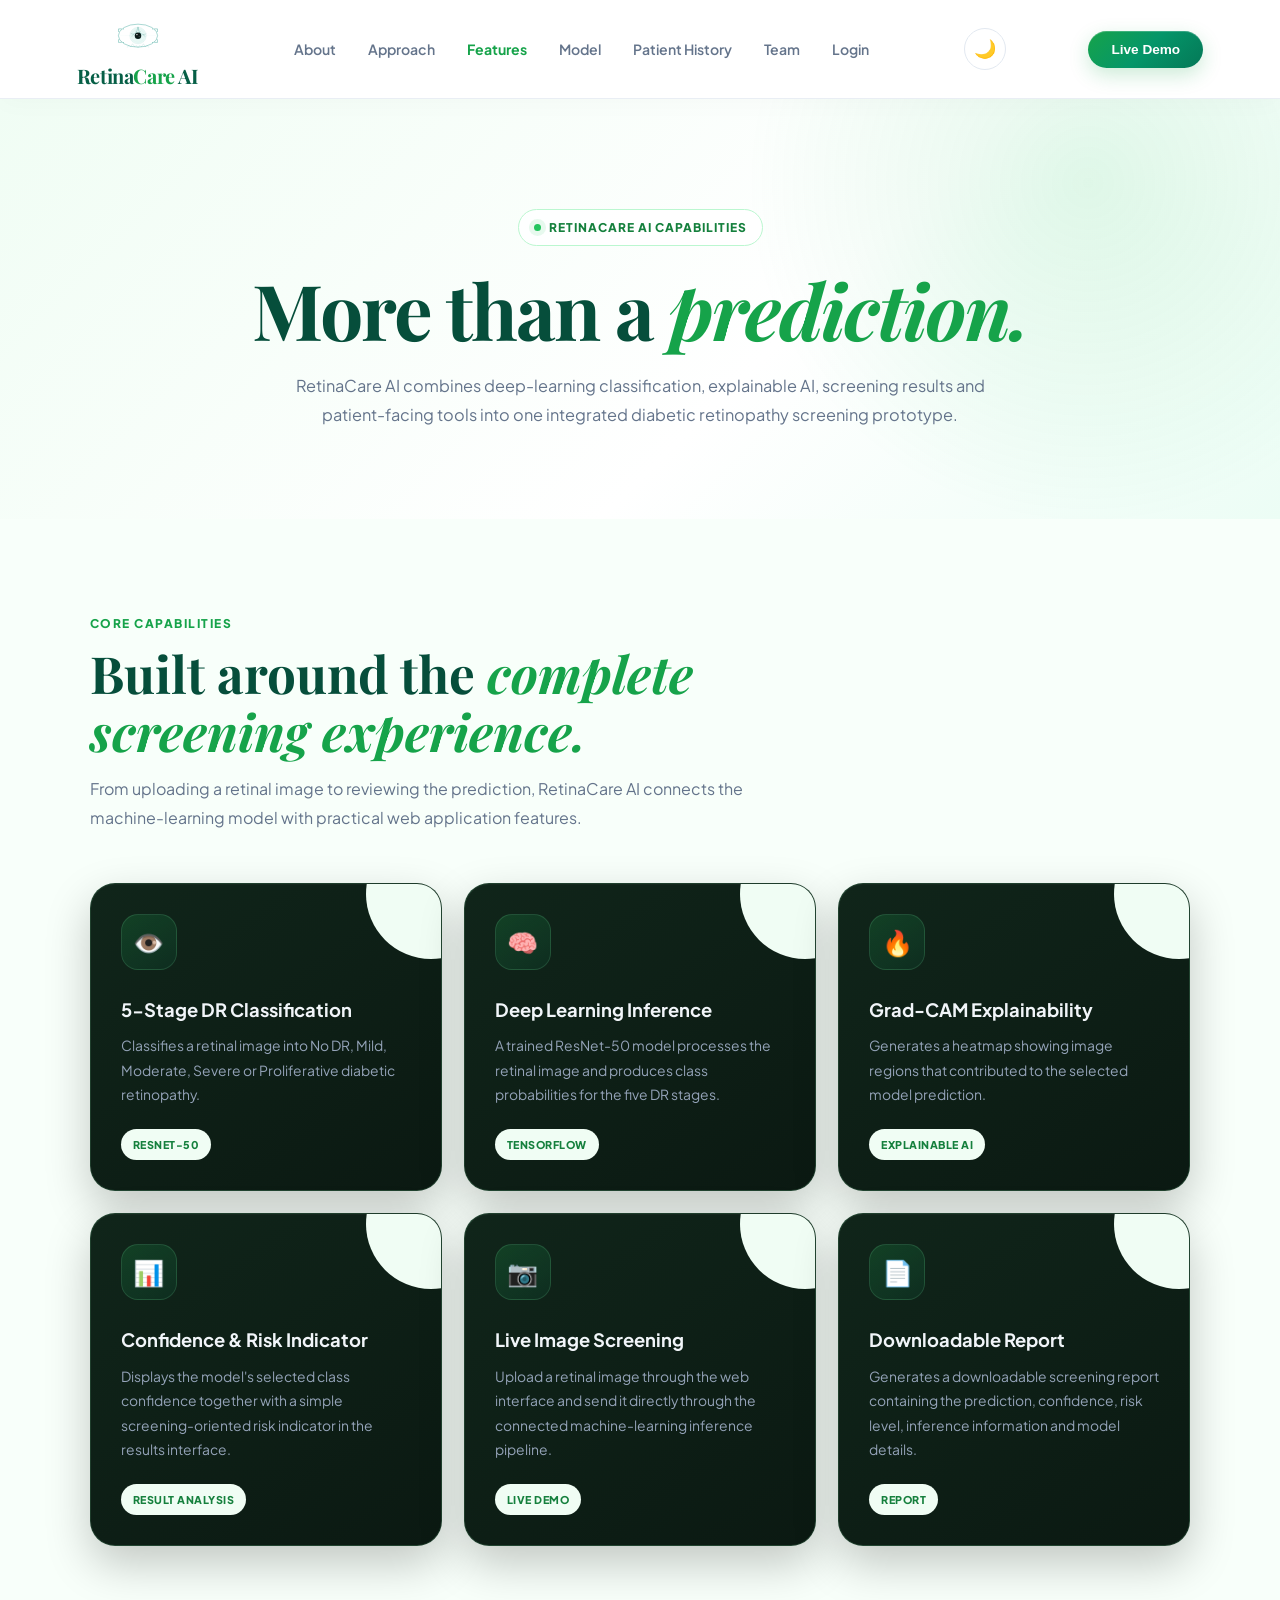
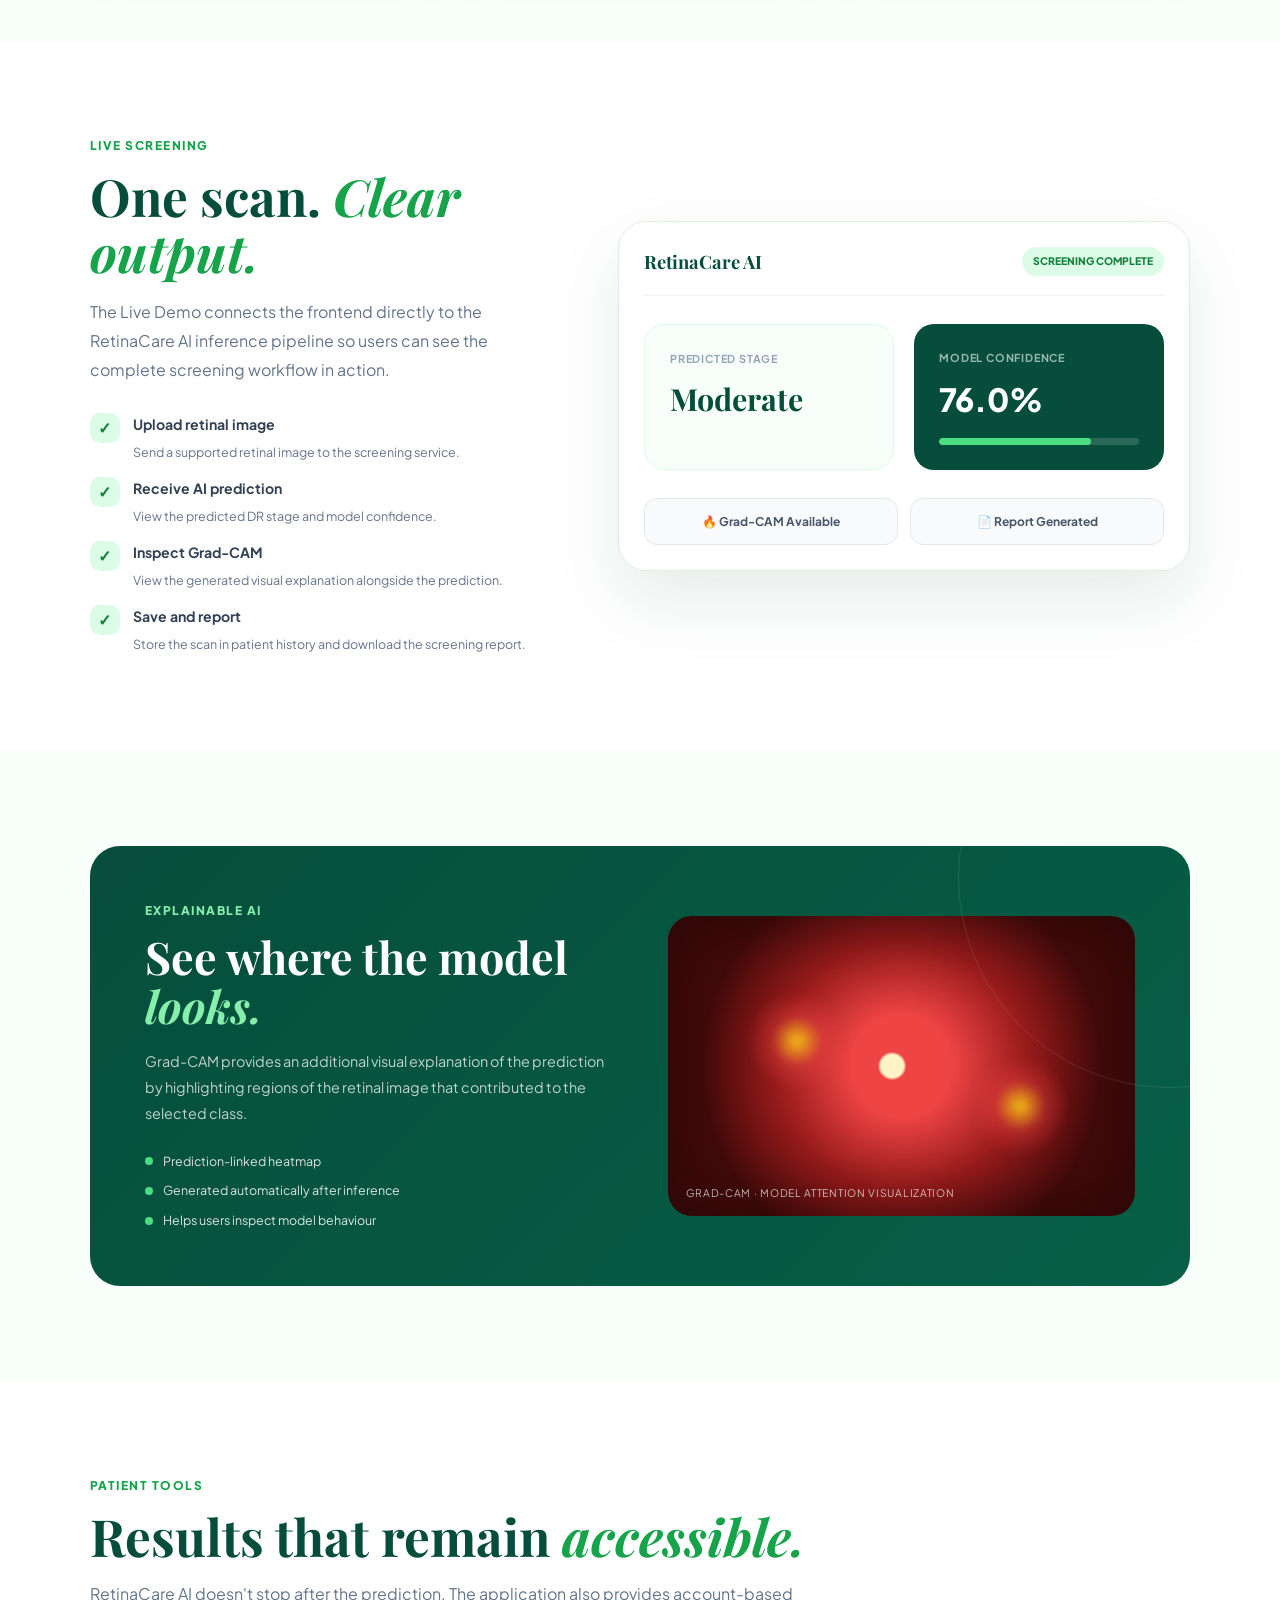
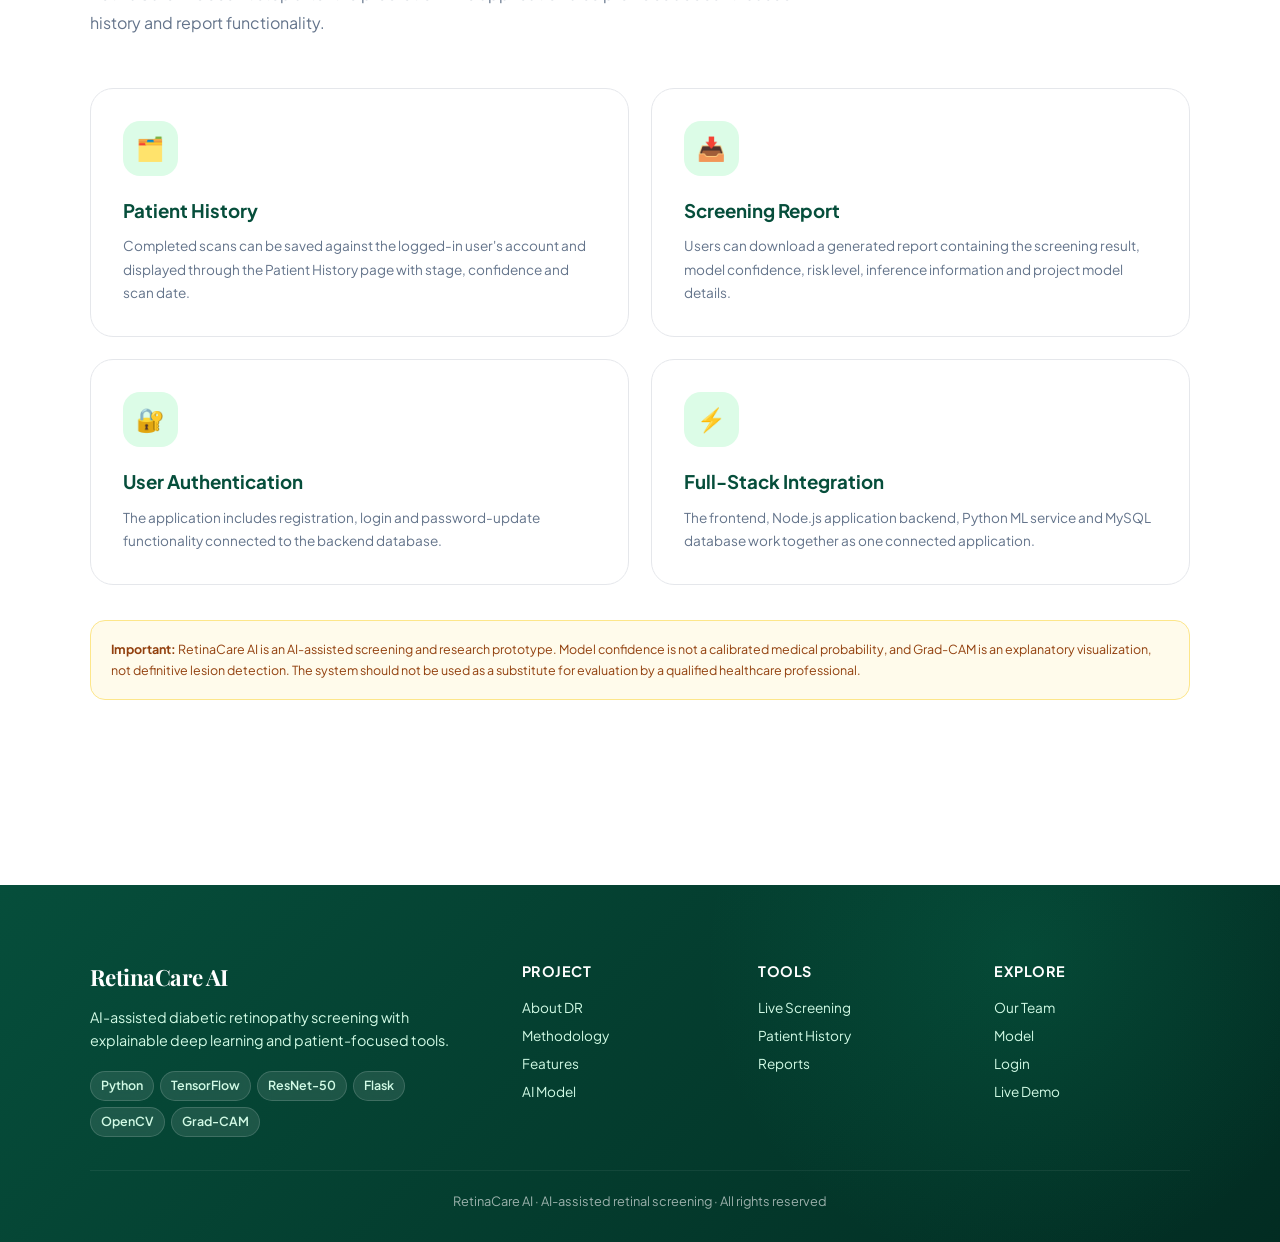
<file: frontend/features.html>
<!DOCTYPE html>
<html lang="en">

<head>
    <meta charset="UTF-8">
    <meta name="viewport" content="width=device-width, initial-scale=1.0">

    <title>Features | RetinaCare AI</title>

    <link
        href="https://fonts.googleapis.com/css2?family=Playfair+Display:wght@500;600;700&family=Plus+Jakarta+Sans:wght@400;500;600;700&display=swap"
        rel="stylesheet">

    <link rel="stylesheet" href="style.css">

    <style>
        /* =====================================================
           RETINACARE AI — FEATURES PAGE
        ===================================================== */

        .features-hero {
            padding: 110px 7% 90px;
            background:
                radial-gradient(circle at 85% 20%, rgba(34,197,94,.13), transparent 30%),
                linear-gradient(135deg, #f0fdf4, #ffffff 60%, #ecfdf5);
            text-align: center;
        }

        .feature-kicker {
            display: inline-flex;
            align-items: center;
            gap: 8px;
            padding: 8px 15px;
            border-radius: 100px;
            background: rgba(255,255,255,.9);
            border: 1px solid #bbf7d0;
            color: #15803d;
            font-size: .75rem;
            font-weight: 800;
            letter-spacing: 1px;
            text-transform: uppercase;
            margin-bottom: 24px;
        }

        .feature-kicker span {
            width: 7px;
            height: 7px;
            background: #22c55e;
            border-radius: 50%;
            box-shadow: 0 0 0 5px rgba(34,197,94,.10);
        }

        .features-hero h1 {
            font-family: var(--font-display);
            font-size: clamp(3rem, 6vw, 5.2rem);
            line-height: 1.02;
            letter-spacing: -2px;
            color: #064e3b;
            margin-bottom: 22px;
        }

        .features-hero h1 em {
            color: var(--green-main);
        }

        .features-hero p {
            max-width: 720px;
            margin: auto;
            color: #64748b;
            font-size: 1.02rem;
            line-height: 1.8;
        }

        /* =====================================================
           CORE FEATURES
        ===================================================== */

        .features-section {
            padding: 95px 7%;
        }

        .features-section.soft {
            background: #f8fffa;
        }

        .features-heading {
            max-width: 720px;
            margin-bottom: 50px;
        }

        .features-tag {
            color: var(--green-main);
            font-size: .75rem;
            font-weight: 800;
            letter-spacing: 1.5px;
            text-transform: uppercase;
            margin-bottom: 12px;
        }

        .features-heading h2 {
            font-family: var(--font-display);
            color: #064e3b;
            font-size: clamp(2.2rem, 4vw, 3.5rem);
            line-height: 1.12;
            margin-bottom: 15px;
        }

        .features-heading h2 em {
            color: var(--green-main);
        }

        .features-heading p {
            color: var(--muted);
            line-height: 1.8;
        }

        .feature-grid {
            max-width: 1200px;
            margin: auto;
            display: grid;
            grid-template-columns: repeat(3, 1fr);
            gap: 22px;
        }

        .feature-card {
            min-height: 300px;
            background: white;
            border: 1px solid #e5e7eb;
            border-radius: 25px;
            padding: 30px;
            position: relative;
            overflow: hidden;
            transition: .35s ease;
        }

        .feature-card::after {
            content: "";
            position: absolute;
            width: 130px;
            height: 130px;
            border-radius: 50%;
            background: #f0fdf4;
            right: -55px;
            top: -55px;
            z-index: 0;
        }

        .feature-card:hover {
            transform: translateY(-8px);
            border-color: #86efac;
            box-shadow: 0 22px 50px rgba(6,78,59,.09);
        }

        .feature-content {
            position: relative;
            z-index: 1;
        }

        .feature-icon {
            width: 56px;
            height: 56px;
            border-radius: 17px;
            display: flex;
            align-items: center;
            justify-content: center;
            background: #dcfce7;
            font-size: 25px;
            margin-bottom: 25px;
        }

        .feature-number {
            position: absolute;
            right: 25px;
            top: 23px;
            color: #bbf7d0;
            font-size: .75rem;
            font-weight: 800;
            letter-spacing: 1px;
        }

        .feature-card h3 {
            color: #064e3b;
            font-size: 1.15rem;
            margin-bottom: 10px;
        }

        .feature-card p {
            color: var(--muted);
            font-size: .87rem;
            line-height: 1.75;
        }

        .feature-pill {
            display: inline-block;
            margin-top: 22px;
            padding: 7px 12px;
            border-radius: 100px;
            background: #f0fdf4;
            color: #15803d;
            font-size: .67rem;
            font-weight: 800;
            letter-spacing: .5px;
        }

        /* =====================================================
           SCREENING EXPERIENCE
        ===================================================== */

        .screening-layout {
            max-width: 1200px;
            margin: auto;
            display: grid;
            grid-template-columns: .9fr 1.1fr;
            gap: 60px;
            align-items: center;
        }

        .screening-copy h2 {
            font-family: var(--font-display);
            color: #064e3b;
            font-size: clamp(2.3rem, 4vw, 3.5rem);
            line-height: 1.1;
            margin-bottom: 18px;
        }

        .screening-copy h2 em {
            color: var(--green-main);
        }

        .screening-copy > p {
            color: var(--muted);
            line-height: 1.8;
            margin-bottom: 28px;
        }

        .screening-list {
            display: flex;
            flex-direction: column;
            gap: 13px;
        }

        .screening-item {
            display: flex;
            gap: 13px;
            align-items: flex-start;
        }

        .screening-check {
            flex: 0 0 30px;
            height: 30px;
            border-radius: 10px;
            background: #dcfce7;
            display: flex;
            align-items: center;
            justify-content: center;
            color: #15803d;
            font-weight: 900;
        }

        .screening-item strong {
            display: block;
            color: #334155;
            font-size: .88rem;
            margin-bottom: 3px;
        }

        .screening-item span {
            color: #64748b;
            font-size: .78rem;
            line-height: 1.5;
        }

        /* =====================================================
           RESULT MOCKUP
        ===================================================== */

        .result-panel {
            background: white;
            border: 1px solid #dcefe1;
            border-radius: 28px;
            padding: 25px;
            box-shadow: 0 30px 70px rgba(6,78,59,.10);
        }

        .result-top {
            display: flex;
            justify-content: space-between;
            align-items: center;
            padding-bottom: 18px;
            border-bottom: 1px solid #edf2f7;
        }

        .result-brand {
            font-family: var(--font-display);
            font-size: 1.15rem;
            font-weight: 700;
            color: #064e3b;
        }

        .result-status {
            padding: 6px 11px;
            border-radius: 100px;
            background: #dcfce7;
            color: #15803d;
            font-size: .65rem;
            font-weight: 800;
        }

        .result-main {
            padding: 28px 0;
            display: grid;
            grid-template-columns: 1fr 1fr;
            gap: 20px;
        }

        .result-stage {
            padding: 25px;
            border-radius: 20px;
            background: #f8fffa;
            border: 1px solid #dcfce7;
        }

        .result-label {
            color: #94a3b8;
            font-size: .68rem;
            font-weight: 700;
            text-transform: uppercase;
            letter-spacing: .8px;
            margin-bottom: 8px;
        }

        .result-value {
            color: #064e3b;
            font-family: var(--font-display);
            font-size: 1.9rem;
            font-weight: 700;
        }

        .result-confidence {
            padding: 25px;
            border-radius: 20px;
            background: #064e3b;
            color: white;
        }

        .result-confidence .result-label {
            color: rgba(255,255,255,.6);
        }

        .confidence-number {
            font-size: 2rem;
            font-weight: 800;
        }

        .confidence-bar {
            height: 7px;
            border-radius: 10px;
            background: rgba(255,255,255,.15);
            margin-top: 13px;
            overflow: hidden;
        }

        .confidence-fill {
            width: 76%;
            height: 100%;
            border-radius: inherit;
            background: #4ade80;
        }

        .result-bottom {
            display: grid;
            grid-template-columns: 1fr 1fr;
            gap: 12px;
        }

        .result-action {
            padding: 13px;
            border-radius: 13px;
            text-align: center;
            background: #f8fafc;
            border: 1px solid #e5e7eb;
            color: #475569;
            font-size: .75rem;
            font-weight: 700;
        }

        /* =====================================================
           GRAD CAM
        ===================================================== */

        .gradcam-section {
            max-width: 1200px;
            margin: auto;
            background: linear-gradient(135deg, #064e3b, #065f46);
            border-radius: 30px;
            padding: 55px;
            color: white;
            display: grid;
            grid-template-columns: 1fr 1fr;
            gap: 55px;
            align-items: center;
            overflow: hidden;
            position: relative;
        }

        .gradcam-section::after {
            content: "";
            position: absolute;
            width: 420px;
            height: 420px;
            border: 1px solid rgba(255,255,255,.10);
            border-radius: 50%;
            right: -190px;
            top: -180px;
        }

        .gradcam-copy {
            position: relative;
            z-index: 1;
        }

        .gradcam-copy h2 {
            font-family: var(--font-display);
            font-size: 2.8rem;
            line-height: 1.1;
            margin-bottom: 18px;
        }

        .gradcam-copy h2 em {
            color: #86efac;
        }

        .gradcam-copy p {
            color: rgba(255,255,255,.75);
            line-height: 1.8;
            font-size: .9rem;
        }

        .gradcam-points {
            margin-top: 25px;
            display: flex;
            flex-direction: column;
            gap: 10px;
        }

        .gradcam-point {
            display: flex;
            gap: 10px;
            align-items: center;
            color: rgba(255,255,255,.85);
            font-size: .78rem;
        }

        .gradcam-point span {
            width: 8px;
            height: 8px;
            border-radius: 50%;
            background: #4ade80;
        }

        .heatmap-demo {
            height: 300px;
            border-radius: 24px;
            position: relative;
            overflow: hidden;
            background:
                radial-gradient(circle at 48% 50%, #fef3c7 0 4%, transparent 5%),
                radial-gradient(circle at 50% 50%, #ef4444 0 18%, #991b1b 45%, #450a0a 72%);
            box-shadow: inset 0 0 80px rgba(0,0,0,.45);
        }

        .heatmap-demo::before,
        .heatmap-demo::after {
            content: "";
            position: absolute;
            width: 100px;
            height: 100px;
            border-radius: 50%;
            background: radial-gradient(
                circle,
                rgba(250,204,21,.9),
                rgba(239,68,68,.35),
                transparent 70%
            );
            filter: blur(3px);
            animation: featureHeat 3s ease-in-out infinite;
        }

        .heatmap-demo::before {
            left: 17%;
            top: 25%;
        }

        .heatmap-demo::after {
            right: 14%;
            bottom: 20%;
            animation-delay: 1.2s;
        }

        @keyframes featureHeat {
            0%,100% {
                transform: scale(.85);
                opacity: .65;
            }
            50% {
                transform: scale(1.15);
                opacity: 1;
            }
        }

        .heatmap-label {
            position: absolute;
            left: 18px;
            bottom: 15px;
            color: rgba(255,255,255,.7);
            font-size: .65rem;
            letter-spacing: .7px;
            z-index: 2;
        }

        /* =====================================================
           HISTORY + REPORT
        ===================================================== */

        .utility-grid {
            max-width: 1200px;
            margin: auto;
            display: grid;
            grid-template-columns: 1fr 1fr;
            gap: 22px;
        }

        .utility-card {
            padding: 32px;
            background: white;
            border: 1px solid #e5e7eb;
            border-radius: 23px;
            transition: .3s ease;
        }

        .utility-card:hover {
            transform: translateY(-6px);
            border-color: #86efac;
            box-shadow: 0 18px 45px rgba(6,78,59,.08);
        }

        .utility-icon {
            width: 55px;
            height: 55px;
            border-radius: 17px;
            background: #dcfce7;
            display: flex;
            align-items: center;
            justify-content: center;
            font-size: 23px;
            margin-bottom: 20px;
        }

        .utility-card h3 {
            color: #064e3b;
            margin-bottom: 9px;
        }

        .utility-card p {
            color: var(--muted);
            font-size: .85rem;
            line-height: 1.7;
        }

        /* =====================================================
           DISCLAIMER
        ===================================================== */

        .feature-disclaimer {
            max-width: 1200px;
            margin: 35px auto 0;
            padding: 18px 20px;
            background: #fffbeb;
            border: 1px solid #fde68a;
            border-radius: 15px;
            color: #92400e;
            font-size: .78rem;
            line-height: 1.7;
        }

        /* =====================================================
           RESPONSIVE
        ===================================================== */

        @media(max-width:1000px) {

            .feature-grid {
                grid-template-columns: 1fr 1fr;
            }

            .screening-layout,
            .gradcam-section {
                grid-template-columns: 1fr;
            }

            .utility-grid {
                grid-template-columns: 1fr;
            }
        }

        @media(max-width:700px) {

            .features-hero,
            .features-section {
                padding-left: 5%;
                padding-right: 5%;
            }

            .feature-grid {
                grid-template-columns: 1fr;
            }

            .result-main,
            .result-bottom {
                grid-template-columns: 1fr;
            }

            .gradcam-section {
                padding: 32px 24px;
            }

            .gradcam-copy h2 {
                font-size: 2.2rem;
            }
        }
/* =====================================================
   FEATURES — DARK PREMIUM CARDS
===================================================== */

/* Feature cards */
.feature-card,
.features-card,
.capability-card,
.tool-card,
.patient-card,
.screening-card {
    background: linear-gradient(
        145deg,
        #10251a 0%,
        #0b1912 100%
    ) !important;

    border: 1px solid rgba(134, 239, 172, 0.16) !important;
    color: #e5f7eb !important;

    box-shadow:
        0 18px 45px rgba(0, 0, 0, 0.22),
        inset 0 1px 0 rgba(255,255,255,0.025) !important;
}

/* Card hover */
.feature-card:hover,
.features-card:hover,
.capability-card:hover,
.tool-card:hover,
.patient-card:hover,
.screening-card:hover {
    border-color: rgba(134, 239, 172, 0.38) !important;

    transform: translateY(-4px);

    box-shadow:
        0 25px 55px rgba(0,0,0,0.30),
        0 0 30px rgba(34,197,94,0.06) !important;
}

/* Card headings */
.feature-card h3,
.feature-card h4,
.features-card h3,
.features-card h4,
.capability-card h3,
.capability-card h4,
.tool-card h3,
.tool-card h4,
.patient-card h3,
.patient-card h4,
.screening-card h3,
.screening-card h4 {
    color: #f1f5f9 !important;
}

/* Card descriptions */
.feature-card p,
.features-card p,
.capability-card p,
.tool-card p,
.patient-card p,
.screening-card p {
    color: #94a3b8 !important;
}

/* Icons */
.feature-icon,
.features-icon,
.capability-icon,
.tool-icon {
    background: linear-gradient(
        145deg,
        rgba(34,197,94,0.18),
        rgba(16,185,129,0.08)
    ) !important;

    border: 1px solid rgba(134,239,172,0.15) !important;
}

/* =====================================================
   LARGE "ONE SCAN. CLEAR OUTPUT." PREVIEW
===================================================== */

.output-preview,
.screening-preview,
.demo-preview,
.result-preview,
.preview-card {
    background: linear-gradient(
        145deg,
        #10251a 0%,
        #09150f 100%
    ) !important;

    border: 1px solid rgba(134,239,172,0.18) !important;

    box-shadow:
        0 25px 60px rgba(0,0,0,0.28),
        inset 0 1px 0 rgba(255,255,255,0.03) !important;
}

/* Preview text */
.output-preview h3,
.output-preview h4,
.screening-preview h3,
.screening-preview h4,
.demo-preview h3,
.demo-preview h4,
.result-preview h3,
.result-preview h4,
.preview-card h3,
.preview-card h4 {
    color: #f1f5f9 !important;
}

.output-preview p,
.screening-preview p,
.demo-preview p,
.result-preview p,
.preview-card p {
    color: #94a3b8 !important;
}

/* Preview internal white panels */
.output-preview > div,
.screening-preview > div,
.demo-preview > div,
.result-preview > div,
.preview-card > div {
    border-color: rgba(134,239,172,0.12);
}

/* =====================================================
   FORCE WHITE CARD BACKGROUNDS DARK
===================================================== */

.feature-card[style],
.features-card[style],
.capability-card[style],
.tool-card[style],
.patient-card[style],
.screening-card[style],
.output-preview[style],
.screening-preview[style],
.demo-preview[style],
.result-preview[style],
.preview-card[style] {
    background: linear-gradient(
        145deg,
        #10251a,
        #0b1912
    ) !important;
}
/* =====================================================
   FEATURES PAGE — COMPLETE DARK THEME
===================================================== */

/* Main page sections */
body.dark-theme section,
body.dark-theme .features-section {
    background: #07110d !important;
    color: #e2e8f0 !important;
}

/* Hero */
body.dark-theme section:first-of-type {
    background:
        radial-gradient(
            circle at 80% 35%,
            rgba(34,197,94,.10),
            transparent 35%
        ),
        #07110d !important;
}

/* Hero headings */
body.dark-theme section:first-of-type h1,
body.dark-theme section:first-of-type h2 {
    color: #f8fafc !important;
}

body.dark-theme section:first-of-type p {
    color: #94a3b8 !important;
}

/* Green italic words */
body.dark-theme h1 em,
body.dark-theme h2 em {
    color: #22c55e !important;
}

/* Section headings */
body.dark-theme .features-heading h2,
body.dark-theme .features-heading h1 {
    color: #f8fafc !important;
}

body.dark-theme .features-heading p {
    color: #94a3b8 !important;
}

body.dark-theme .features-tag {
    color: #4ade80 !important;
}

/* =====================================================
   ALL FEATURE / UTILITY CARDS
===================================================== */

body.dark-theme .utility-card,
body.dark-theme .feature-card,
body.dark-theme .feature-box,
body.dark-theme .capability-card {
    background:
        linear-gradient(
            145deg,
            #10251a,
            #091710
        ) !important;

    border: 1px solid rgba(74,222,128,.18) !important;

    color: #e2e8f0 !important;

    box-shadow:
        0 18px 45px rgba(0,0,0,.28),
        inset 0 1px 0 rgba(255,255,255,.025);
}

body.dark-theme .utility-card h3,
body.dark-theme .feature-card h3,
body.dark-theme .feature-box h3,
body.dark-theme .capability-card h3 {
    color: #f8fafc !important;
}

body.dark-theme .utility-card p,
body.dark-theme .feature-card p,
body.dark-theme .feature-box p,
body.dark-theme .capability-card p {
    color: #94a3b8 !important;
}

/* Icons */
body.dark-theme .utility-icon,
body.dark-theme .feature-icon {
    background: rgba(34,197,94,.12) !important;
    border-color: rgba(74,222,128,.18) !important;
}

/* =====================================================
   FORCE REMAINING WHITE PANELS DARK
===================================================== */

body.dark-theme section div[style*="background:white"],
body.dark-theme section div[style*="background: white"],
body.dark-theme section div[style*="background:#fff"],
body.dark-theme section div[style*="background: #fff"] {
    background: #0d1f16 !important;
    color: #e2e8f0 !important;
}

/* Any white card/panel */
body.dark-theme .white-card,
body.dark-theme .demo-card,
body.dark-theme .result-card,
body.dark-theme .screening-card,
body.dark-theme .preview-card {
    background:
        linear-gradient(
            145deg,
            #10251a,
            #091710
        ) !important;

    border-color: rgba(74,222,128,.18) !important;
}

/* =====================================================
   "ONE SCAN. CLEAR OUTPUT." SECTION
===================================================== */

body.dark-theme .screening-section,
body.dark-theme .live-screening,
body.dark-theme .screening-preview {
    background: #07110d !important;
    color: #e2e8f0 !important;
}

body.dark-theme .screening-section h2,
body.dark-theme .live-screening h2 {
    color: #f8fafc !important;
}

body.dark-theme .screening-section p,
body.dark-theme .live-screening p {
    color: #94a3b8 !important;
}

/* =====================================================
   INTERNAL RESULT PREVIEW
===================================================== */

body.dark-theme .screening-preview,
body.dark-theme .result-preview,
body.dark-theme .output-preview {
    background:
        linear-gradient(
            145deg,
            #10251a,
            #091710
        ) !important;

    border: 1px solid rgba(74,222,128,.18) !important;

    box-shadow:
        0 25px 60px rgba(0,0,0,.30) !important;
}

/* Result preview headings */
body.dark-theme .screening-preview h3,
body.dark-theme .result-preview h3,
body.dark-theme .output-preview h3 {
    color: #f8fafc !important;
}

/* Result preview text */
body.dark-theme .screening-preview p,
body.dark-theme .result-preview p,
body.dark-theme .output-preview p {
    color: #94a3b8 !important;
}

/* =====================================================
   CHECKLIST ITEMS
===================================================== */

body.dark-theme .screening-check {
    background: rgba(34,197,94,.15) !important;
    color: #4ade80 !important;
}

body.dark-theme .screening-check + div strong {
    color: #f1f5f9 !important;
}

body.dark-theme .screening-check + div span {
    color: #94a3b8 !important;
}

/* =====================================================
   DARK MODE CARD HOVER
===================================================== */

body.dark-theme .utility-card:hover,
body.dark-theme .feature-card:hover,
body.dark-theme .feature-box:hover {
    transform: translateY(-5px);

    border-color: rgba(74,222,128,.40) !important;

    box-shadow:
        0 25px 55px rgba(0,0,0,.35),
        0 0 30px rgba(34,197,94,.06);
}
/* =====================================================
   FEATURES PAGE — PREMIUM CARD REVEAL
===================================================== */

.utility-card,
.feature-card,
.feature-box,
.capability-card {
    opacity: 0;
    transform: translateY(28px);
    animation: featureCardReveal .7s ease forwards;
}

.utility-card:nth-child(1),
.feature-card:nth-child(1),
.feature-box:nth-child(1),
.capability-card:nth-child(1) {
    animation-delay: .1s;
}

.utility-card:nth-child(2),
.feature-card:nth-child(2),
.feature-box:nth-child(2),
.capability-card:nth-child(2) {
    animation-delay: .2s;
}

.utility-card:nth-child(3),
.feature-card:nth-child(3),
.feature-box:nth-child(3),
.capability-card:nth-child(3) {
    animation-delay: .3s;
}

.utility-card:nth-child(4),
.feature-card:nth-child(4),
.feature-box:nth-child(4),
.capability-card:nth-child(4) {
    animation-delay: .4s;
}

.utility-card:nth-child(5),
.feature-card:nth-child(5),
.feature-box:nth-child(5),
.capability-card:nth-child(5) {
    animation-delay: .5s;
}

.utility-card:nth-child(6),
.feature-card:nth-child(6),
.feature-box:nth-child(6),
.capability-card:nth-child(6) {
    animation-delay: .6s;
}

@keyframes featureCardReveal {

    from {
        opacity: 0;
        transform: translateY(28px);
    }

    to {
        opacity: 1;
        transform: translateY(0);
    }

}


/* Premium hover glow */

.utility-card,
.feature-card,
.feature-box,
.capability-card {
    transition:
        transform .35s ease,
        border-color .35s ease,
        box-shadow .35s ease;
}

.utility-card:hover,
.feature-card:hover,
.feature-box:hover,
.capability-card:hover {
    transform: translateY(-6px);
    border-color: rgba(74,222,128,.38) !important;
    box-shadow:
        0 22px 50px rgba(0,0,0,.35),
        0 0 25px rgba(34,197,94,.07);
}


/* Accessibility */

@media (prefers-reduced-motion: reduce) {

    .utility-card,
    .feature-card,
    .feature-box,
    .capability-card {
        opacity: 1;
        transform: none;
        animation: none;
    }

}
    </style>
</head>


<body>

    <!-- =====================================================
         NAVBAR
    ====================================================== -->

    <nav>

        <a href="index.html" style="text-decoration:none;">

            <div class="nav-logo nav-logo--index">

                <img class="nav-logo-svg" src="retinacare-logo.svg" alt="">

                <span class="nav-logo-text">
                    Retina<span>Care</span> AI
                </span>

            </div>

        </a>


        <div class="nav-links">

            <a href="about.html">
                About
            </a>

            <a href="approach.html">
                Approach
            </a>

            <a href="features.html"
               style="color:var(--green-main);font-weight:700;">
                Features
            </a>

            <a href="model.html">
                Model
            </a>

            <a href="patient-history.html">
                Patient History
            </a>

            <a href="team.html">
                Team
            </a>

            <a href="login.html">
                Login
            </a>

        </div>
<button
    class="theme-toggle"
    id="theme-toggle"
    type="button"
    aria-label="Toggle dark mode"
    title="Toggle dark mode">
    🌙
</button>

        <button class="nav-pill"
            onclick="window.location.href='demo.html'">
            Live Demo
        </button>

    </nav>


    <!-- =====================================================
         HERO
    ====================================================== -->

    <section class="features-hero">

        <div class="feature-kicker">
            <span></span>
            RetinaCare AI Capabilities
        </div>


        <h1>
            More than a
            <em>prediction.</em>
        </h1>


        <p>
            RetinaCare AI combines deep-learning classification,
            explainable AI, screening results and patient-facing tools
            into one integrated diabetic retinopathy screening prototype.
        </p>

    </section>


    <!-- =====================================================
         CORE FEATURES
    ====================================================== -->

    <section class="features-section soft">

        <div class="features-heading">

            <div class="features-tag">
                Core capabilities
            </div>

            <h2>
                Built around the
                <em>complete screening experience.</em>
            </h2>

            <p>
                From uploading a retinal image to reviewing the prediction,
                RetinaCare AI connects the machine-learning model with
                practical web application features.
            </p>

        </div>


        <div class="feature-grid">


            <!-- 01 -->

            <div class="feature-card">

                <div class="feature-number">
                    01
                </div>

                <div class="feature-content">

                    <div class="feature-icon">
                        👁️
                    </div>

                    <h3>
                        5-Stage DR Classification
                    </h3>

                    <p>
                        Classifies a retinal image into No DR, Mild,
                        Moderate, Severe or Proliferative diabetic
                        retinopathy.
                    </p>

                    <span class="feature-pill">
                        RESNET-50
                    </span>

                </div>

            </div>


            <!-- 02 -->

            <div class="feature-card">

                <div class="feature-number">
                    02
                </div>

                <div class="feature-content">

                    <div class="feature-icon">
                        🧠
                    </div>

                    <h3>
                        Deep Learning Inference
                    </h3>

                    <p>
                        A trained ResNet-50 model processes the retinal
                        image and produces class probabilities for the
                        five DR stages.
                    </p>

                    <span class="feature-pill">
                        TENSORFLOW
                    </span>

                </div>

            </div>


            <!-- 03 -->

            <div class="feature-card">

                <div class="feature-number">
                    03
                </div>

                <div class="feature-content">

                    <div class="feature-icon">
                        🔥
                    </div>

                    <h3>
                        Grad-CAM Explainability
                    </h3>

                    <p>
                        Generates a heatmap showing image regions that
                        contributed to the selected model prediction.
                    </p>

                    <span class="feature-pill">
                        EXPLAINABLE AI
                    </span>

                </div>

            </div>


            <!-- 04 -->

            <div class="feature-card">

                <div class="feature-number">
                    04
                </div>

                <div class="feature-content">

                    <div class="feature-icon">
                        📊
                    </div>

                    <h3>
                        Confidence & Risk Indicator
                    </h3>

                    <p>
                        Displays the model's selected class confidence
                        together with a simple screening-oriented risk
                        indicator in the results interface.
                    </p>

                    <span class="feature-pill">
                        RESULT ANALYSIS
                    </span>

                </div>

            </div>


            <!-- 05 -->

            <div class="feature-card">

                <div class="feature-number">
                    05
                </div>

                <div class="feature-content">

                    <div class="feature-icon">
                        📷
                    </div>

                    <h3>
                        Live Image Screening
                    </h3>

                    <p>
                        Upload a retinal image through the web interface
                        and send it directly through the connected
                        machine-learning inference pipeline.
                    </p>

                    <span class="feature-pill">
                        LIVE DEMO
                    </span>

                </div>

            </div>


            <!-- 06 -->

            <div class="feature-card">

                <div class="feature-number">
                    06
                </div>

                <div class="feature-content">

                    <div class="feature-icon">
                        📄
                    </div>

                    <h3>
                        Downloadable Report
                    </h3>

                    <p>
                        Generates a downloadable screening report containing
                        the prediction, confidence, risk level, inference
                        information and model details.
                    </p>

                    <span class="feature-pill">
                        REPORT
                    </span>

                </div>

            </div>

        </div>

    </section>


    <!-- =====================================================
         SCREENING EXPERIENCE
    ====================================================== -->

    <section class="features-section">

        <div class="screening-layout">

            <div class="screening-copy">

                <div class="features-tag">
                    Live screening
                </div>

                <h2>
                    One scan.
                    <em>Clear output.</em>
                </h2>

                <p>
                    The Live Demo connects the frontend directly to the
                    RetinaCare AI inference pipeline so users can see the
                    complete screening workflow in action.
                </p>


                <div class="screening-list">

                    <div class="screening-item">

                        <div class="screening-check">
                            ✓
                        </div>

                        <div>
                            <strong>Upload retinal image</strong>
                            <span>
                                Send a supported retinal image to the
                                screening service.
                            </span>
                        </div>

                    </div>


                    <div class="screening-item">

                        <div class="screening-check">
                            ✓
                        </div>

                        <div>
                            <strong>Receive AI prediction</strong>
                            <span>
                                View the predicted DR stage and model
                                confidence.
                            </span>
                        </div>

                    </div>


                    <div class="screening-item">

                        <div class="screening-check">
                            ✓
                        </div>

                        <div>
                            <strong>Inspect Grad-CAM</strong>
                            <span>
                                View the generated visual explanation
                                alongside the prediction.
                            </span>
                        </div>

                    </div>


                    <div class="screening-item">

                        <div class="screening-check">
                            ✓
                        </div>

                        <div>
                            <strong>Save and report</strong>
                            <span>
                                Store the scan in patient history and
                                download the screening report.
                            </span>
                        </div>

                    </div>

                </div>

            </div>


            <!-- Result mockup -->

            <div class="result-panel">

                <div class="result-top">

                    <div class="result-brand">
                        RetinaCare AI
                    </div>

                    <div class="result-status">
                        SCREENING COMPLETE
                    </div>

                </div>


                <div class="result-main">

                    <div class="result-stage">

                        <div class="result-label">
                            Predicted Stage
                        </div>

                        <div class="result-value">
                            Moderate
                        </div>

                    </div>


                    <div class="result-confidence">

                        <div class="result-label">
                            Model Confidence
                        </div>

                        <div class="confidence-number">
                            76.0%
                        </div>

                        <div class="confidence-bar">
                            <div class="confidence-fill"></div>
                        </div>

                    </div>

                </div>


                <div class="result-bottom">

                    <div class="result-action">
                        🔥 Grad-CAM Available
                    </div>

                    <div class="result-action">
                        📄 Report Generated
                    </div>

                </div>

            </div>

        </div>

    </section>


    <!-- =====================================================
         GRAD-CAM
    ====================================================== -->

    <section class="features-section soft">

        <div class="gradcam-section">

            <div class="gradcam-copy">

                <div class="features-tag"
                     style="color:#86efac;">
                    Explainable AI
                </div>

                <h2>
                    See where the model
                    <em>looks.</em>
                </h2>

                <p>
                    Grad-CAM provides an additional visual explanation
                    of the prediction by highlighting regions of the
                    retinal image that contributed to the selected class.
                </p>


                <div class="gradcam-points">

                    <div class="gradcam-point">
                        <span></span>
                        Prediction-linked heatmap
                    </div>

                    <div class="gradcam-point">
                        <span></span>
                        Generated automatically after inference
                    </div>

                    <div class="gradcam-point">
                        <span></span>
                        Helps users inspect model behaviour
                    </div>

                </div>

            </div>


            <div class="heatmap-demo">

                <div class="heatmap-label">
                    GRAD-CAM · MODEL ATTENTION VISUALIZATION
                </div>

            </div>

        </div>

    </section>


    <!-- =====================================================
         PATIENT HISTORY + REPORT
    ====================================================== -->

    <section class="features-section">

        <div class="features-heading">

            <div class="features-tag">
                Patient tools
            </div>

            <h2>
                Results that remain
                <em>accessible.</em>
            </h2>

            <p>
                RetinaCare AI doesn't stop after the prediction.
                The application also provides account-based history
                and report functionality.
            </p>

        </div>


        <div class="utility-grid">


            <div class="utility-card">

                <div class="utility-icon">
                    🗂️
                </div>

                <h3>
                    Patient History
                </h3>

                <p>
                    Completed scans can be saved against the logged-in
                    user's account and displayed through the Patient
                    History page with stage, confidence and scan date.
                </p>

            </div>


            <div class="utility-card">

                <div class="utility-icon">
                    📥
                </div>

                <h3>
                    Screening Report
                </h3>

                <p>
                    Users can download a generated report containing
                    the screening result, model confidence, risk level,
                    inference information and project model details.
                </p>

            </div>


            <div class="utility-card">

                <div class="utility-icon">
                    🔐
                </div>

                <h3>
                    User Authentication
                </h3>

                <p>
                    The application includes registration, login and
                    password-update functionality connected to the
                    backend database.
                </p>

            </div>


            <div class="utility-card">

                <div class="utility-icon">
                    ⚡
                </div>

                <h3>
                    Full-Stack Integration
                </h3>

                <p>
                    The frontend, Node.js application backend, Python
                    ML service and MySQL database work together as one
                    connected application.
                </p>

            </div>

        </div>


        <div class="feature-disclaimer">

            <strong>Important:</strong>
            RetinaCare AI is an AI-assisted screening and research
            prototype. Model confidence is not a calibrated medical
            probability, and Grad-CAM is an explanatory visualization,
            not definitive lesion detection. The system should not be
            used as a substitute for evaluation by a qualified healthcare
            professional.

        </div>

    </section>


    <!-- =====================================================
         FOOTER
    ====================================================== -->

    <footer>

        <div class="footer-inner">

            <div>

                <div class="footer-brand-name">
                    RetinaCare AI
                </div>

                <p class="footer-brand-desc">
                    AI-assisted diabetic retinopathy screening with
                    explainable deep learning and patient-focused tools.
                </p>

                <div class="footer-tech" style="margin-top:1rem;">

                    <span class="ftag">Python</span>
                    <span class="ftag">TensorFlow</span>
                    <span class="ftag">ResNet-50</span>
                    <span class="ftag">Flask</span>
                    <span class="ftag">OpenCV</span>
                    <span class="ftag">Grad-CAM</span>

                </div>

            </div>


            <div class="footer-col">

                <h4>Project</h4>

                <a href="about.html">
                    About DR
                </a>

                <a href="approach.html">
                    Methodology
                </a>

                <a href="features.html">
                    Features
                </a>

                <a href="model.html">
                    AI Model
                </a>

            </div>


            <div class="footer-col">

                <h4>Tools</h4>

                <a href="demo.html">
                    Live Screening
                </a>

                <a href="patient-history.html">
                    Patient History
                </a>

                <a href="demo.html">
                    Reports
                </a>

            </div>


            <div class="footer-col">

                <h4>Explore</h4>

                <a href="team.html">
                    Our Team
                </a>

                <a href="model.html">
                    Model
                </a>

                <a href="login.html">
                    Login
                </a>

                <a href="demo.html">
                    Live Demo
                </a>

            </div>

        </div>


        <div class="footer-bottom">
            RetinaCare AI · AI-assisted retinal screening · All rights reserved
        </div>

    </footer>


    <script src="auth.js"></script>
    <script src="script.js"></script>

</body>

</html>
</file>
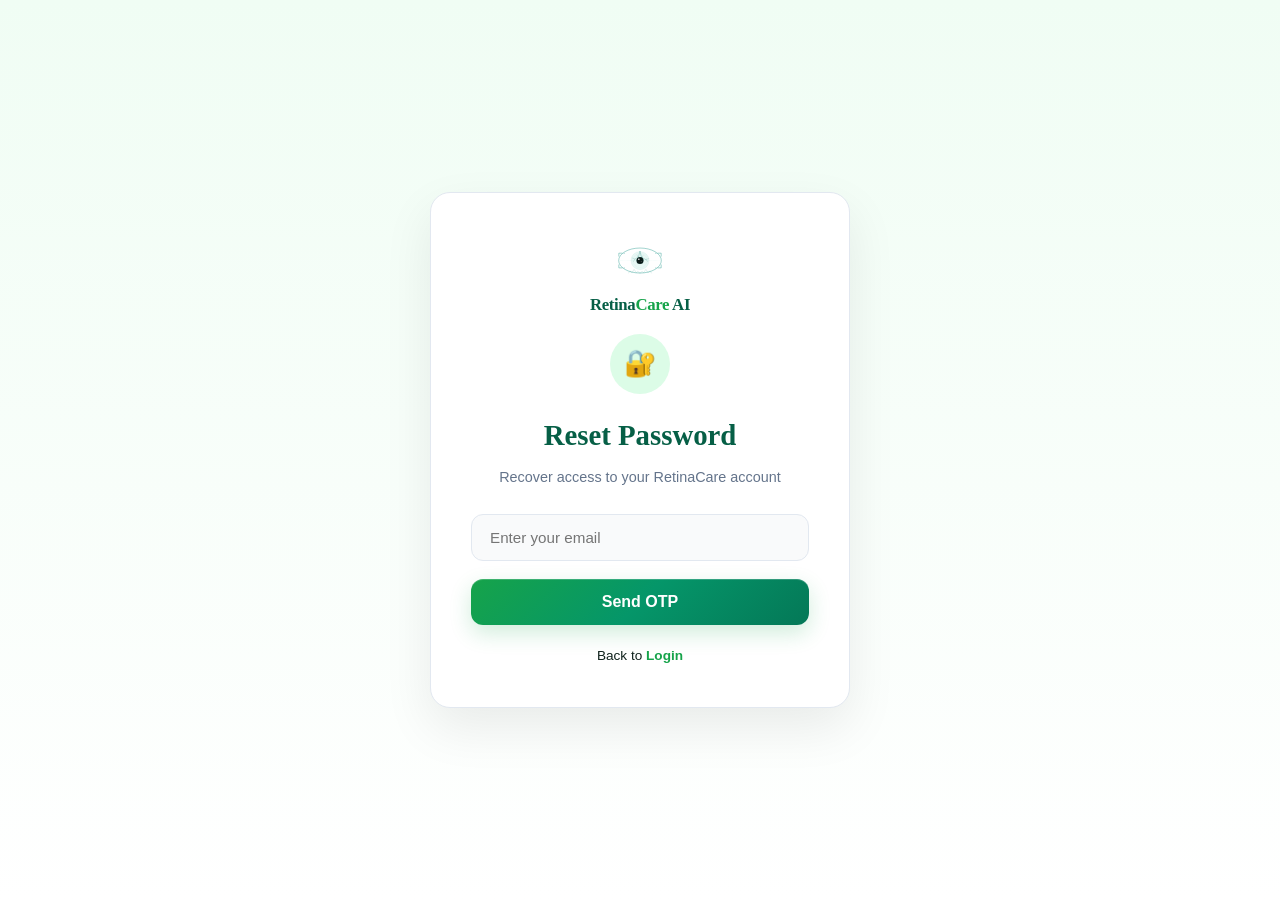
<file: frontend/forgot-password.html>
<!DOCTYPE html>

<html lang="en">
<head>

<meta charset="UTF-8">
<meta name="viewport" content="width=device-width, initial-scale=1.0">

<title>Reset Password • RetinaCare AI</title>

<link rel="stylesheet" href="style.css">

</head>

<body class="forgot-body">

<div class="forgot-card">

<a class="forgot-brand" href="index.html">
<img class="nav-logo-svg" src="retinacare-logo.svg" alt="">
<span class="nav-logo-text">Retina<span>Care</span> AI</span>
</a>

<div class="forgot-icon">🔐</div>

<h1 class="forgot-title">Reset Password</h1>

<p class="forgot-sub">
Recover access to your RetinaCare account
</p>

<!-- STEP 1 -->

<div id="step1">

<form class="forgot-form">

<input type="email" id="email" placeholder="Enter your email" required>

<button type="button" class="btn-reset" onclick="sendOTP()">
Send OTP
</button>

</form>

</div>

<!-- STEP 2 -->

<div id="step2" style="display:none;">

<form class="forgot-form">

<input type="text" id="otp" placeholder="Enter OTP">

<button type="button" class="btn-reset" onclick="verifyOTP()">
Verify OTP
</button>

</form>

</div>

<!-- STEP 3 -->

<div id="step3" style="display:none;">

<form class="forgot-form">

<input type="password" id="newpass" placeholder="New Password">

<input type="password" id="confirmpass" placeholder="Confirm Password">

<button type="button" class="btn-reset" onclick="updatePassword()">
Update Password
</button>

</form>

</div>

<p id="reset-msg" class="reset-success"></p>

<div class="forgot-back">
Back to <a href="login.html">Login</a>
</div>

</div>

<script>

/* demo OTP */

let demoOTP="1234";

function sendOTP(){

document.getElementById("step1").style.display="none";
document.getElementById("step2").style.display="block";

document.getElementById("reset-msg").innerText="OTP sent to your email (demo OTP: 1234)";

}

function verifyOTP(){

let otp=document.getElementById("otp").value;

if(otp===demoOTP){

document.getElementById("step2").style.display="none";
document.getElementById("step3").style.display="block";

document.getElementById("reset-msg").innerText="OTP verified. Set new password.";

}

else{

document.getElementById("reset-msg").innerText="Invalid OTP";

}

}

function updatePassword(){

let p1=document.getElementById("newpass").value;
let p2=document.getElementById("confirmpass").value;

if(p1!==p2){

document.getElementById("reset-msg").innerText="Passwords do not match";
return;

}

document.getElementById("reset-msg").innerText="Password updated successfully";

}

</script>

</body>
</html>
</file>
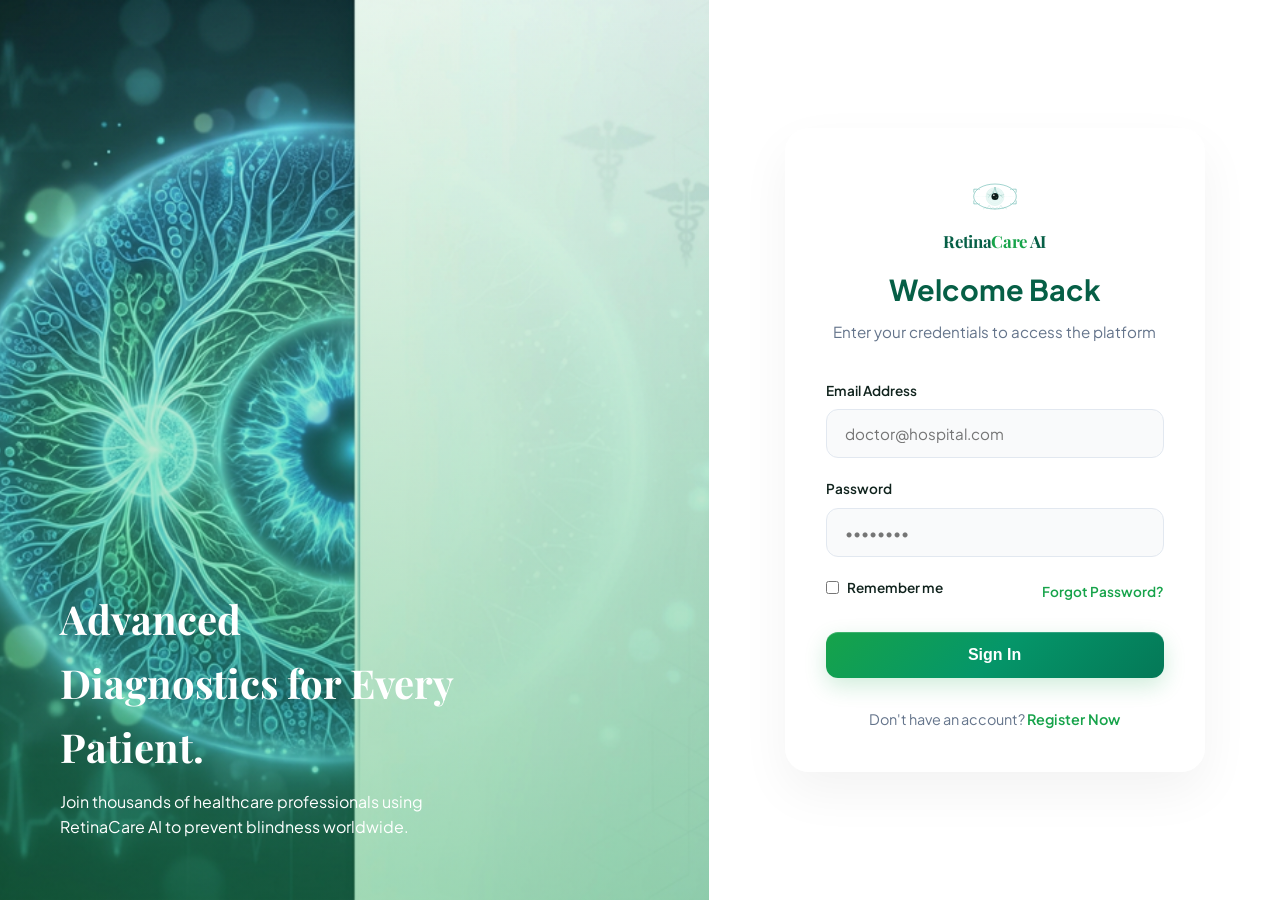
<file: frontend/login.html>
<!DOCTYPE html>
<html lang="en">

<head>
    <meta charset="UTF-8">
    <meta name="viewport" content="width=device-width, initial-scale=1.0">

    <title>Login - RetinaCare AI</title>

    <link
        href="https://fonts.googleapis.com/css2?family=Playfair+Display:wght@400;600;700&family=Plus+Jakarta+Sans:wght@300;400;500;600&display=swap"
        rel="stylesheet">

    <link rel="stylesheet" href="style.css">

</head>

<body class="login-body">


    <div class="login-wrapper">

        <!-- LEFT VISUAL -->
        <div class="login-visual">
            <div class="login-visual-text">
                <h2>Advanced Diagnostics for Every Patient.</h2>
                <p>Join thousands of healthcare professionals using RetinaCare AI to prevent blindness worldwide.</p>
            </div>
        </div>


        <!-- RIGHT CONTENT -->
        <div class="login-content">
            <div class="login-card">

                <!-- LOGIN FORM -->

                <div id="login-form-container">

                    <div class="login-header">

                        <div class="logo-small">
                            <img class="nav-logo-svg" src="retinacare-logo.svg" alt="">
                            <span class="nav-logo-text">Retina<span>Care</span> AI</span>
                        </div>

                        <h1>Welcome Back</h1>
                        <p>Enter your credentials to access the platform</p>

                    </div>


                    <form class="login-form" onsubmit="loginUser(event)">

                        <div class="form-group">
                            <label>Email Address</label>
                            <input type="email" id="login-email" placeholder="doctor@hospital.com" required>
                        </div>

                        <div class="form-group">
                            <label>Password</label>
                            <input type="password" id="login-password" placeholder="••••••••" required>
                        </div>

                        <div class="login-options">
                            <label style="display:flex;align-items:center;gap:8px;">
                                <input type="checkbox" style="width:auto;"> Remember me
                            </label>
                            <a href="forgot-password.html">Forgot Password?</a>
                        </div>

                        <button type="submit" class="btn-login">Sign In</button>

                    </form>


                    <div class="login-footer">

                        Don't have an account?

                        <a href="#" onclick="toggleAuthMode('register'); return false;">
                            Register Now
                        </a>

                    </div>

                </div>



                <!-- REGISTER FORM -->

                <div id="register-form-container" style="display:none;">

                    <div class="login-header">

                        <div class="logo-small">
                            <img class="nav-logo-svg" src="retinacare-logo.svg" alt="">
                            <span class="nav-logo-text">Retina<span>Care</span> AI</span>
                        </div>

                        <h1>Create Account</h1>
                        <p>Join RetinaCare AI for advanced eye screening</p>

                    </div>


                    <form class="login-form" onsubmit="registerUser(event)">

                        <div class="form-group">
                            <label>Full Name</label>
                            <input type="text" id="reg-name" placeholder="Dr. John Doe" required>
                        </div>

                        <div class="form-group">
                            <label>Email</label>
                            <input type="email" id="reg-email" placeholder="doctor@hospital.com" required>
                        </div>

                        <div class="form-group">
                            <label>Phone Number</label>
                            <input type="tel" id="reg-phone" placeholder="9876543210" required>
                        </div>

                        <div class="form-group">
                            <label>Password</label>
                            <input type="password" id="reg-password" placeholder="Create password" required>
                        </div>

                        <button type="submit" class="btn-login">Register</button>

                    </form>


                    <div class="login-footer">

                        Already have an account?

                        <a href="#" onclick="toggleAuthMode('login'); return false;">
                            Login
                        </a>

                    </div>

                </div>


            </div>
        </div>
    </div>


    <script src="auth.js"></script>
    <script src="script.js"></script>

</body>

</html>
</file>
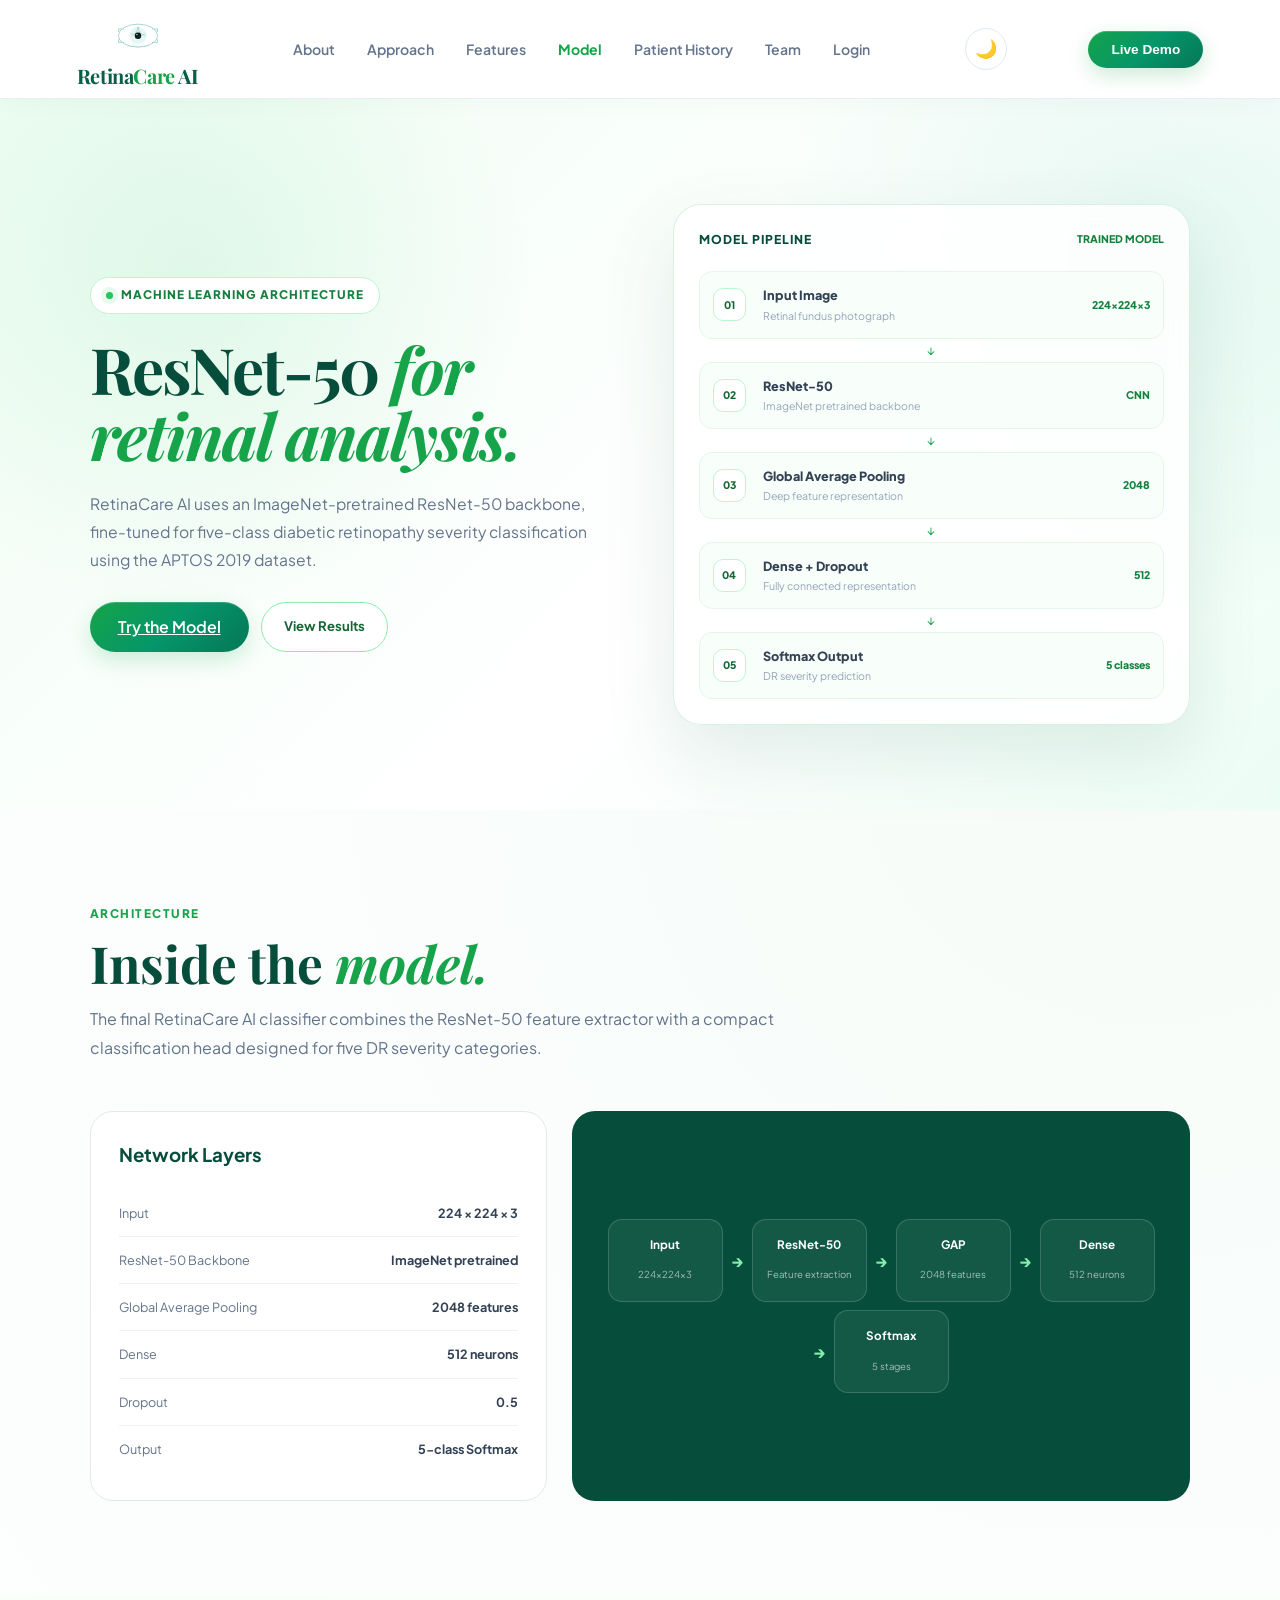
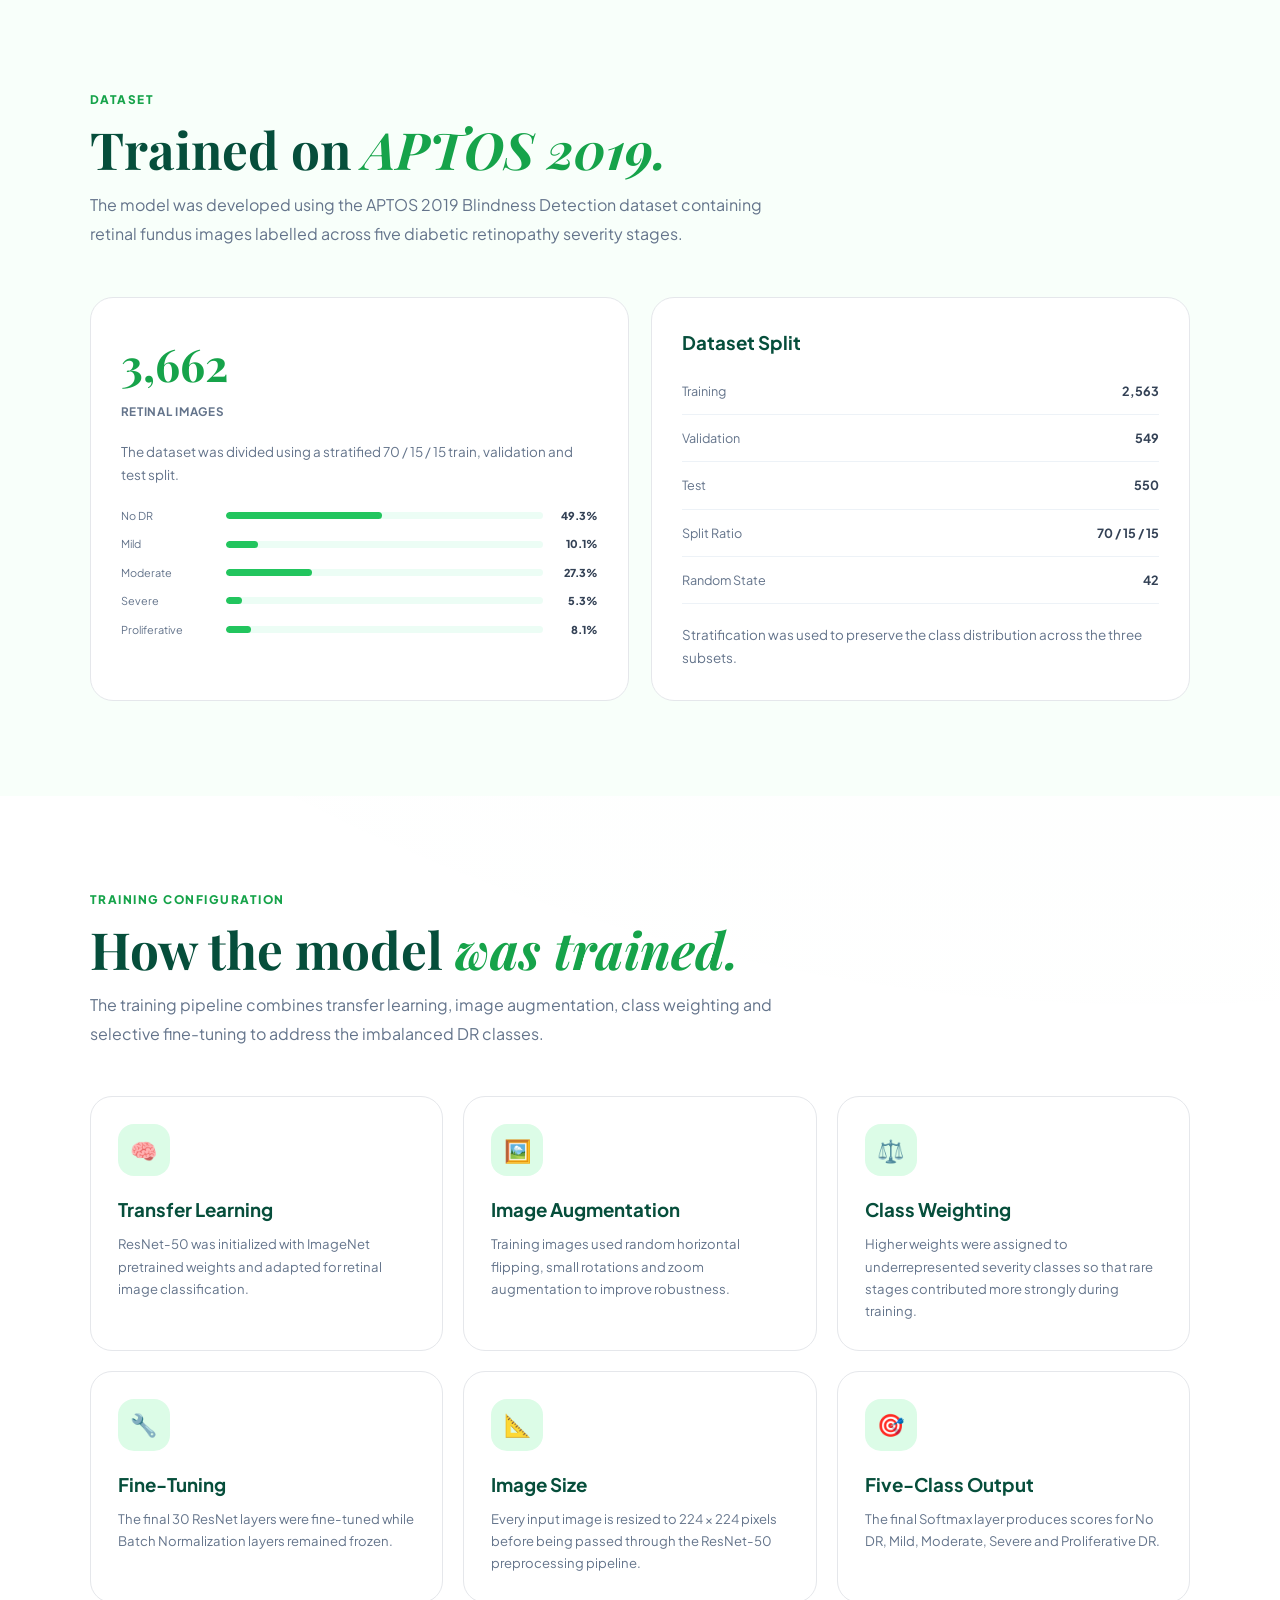
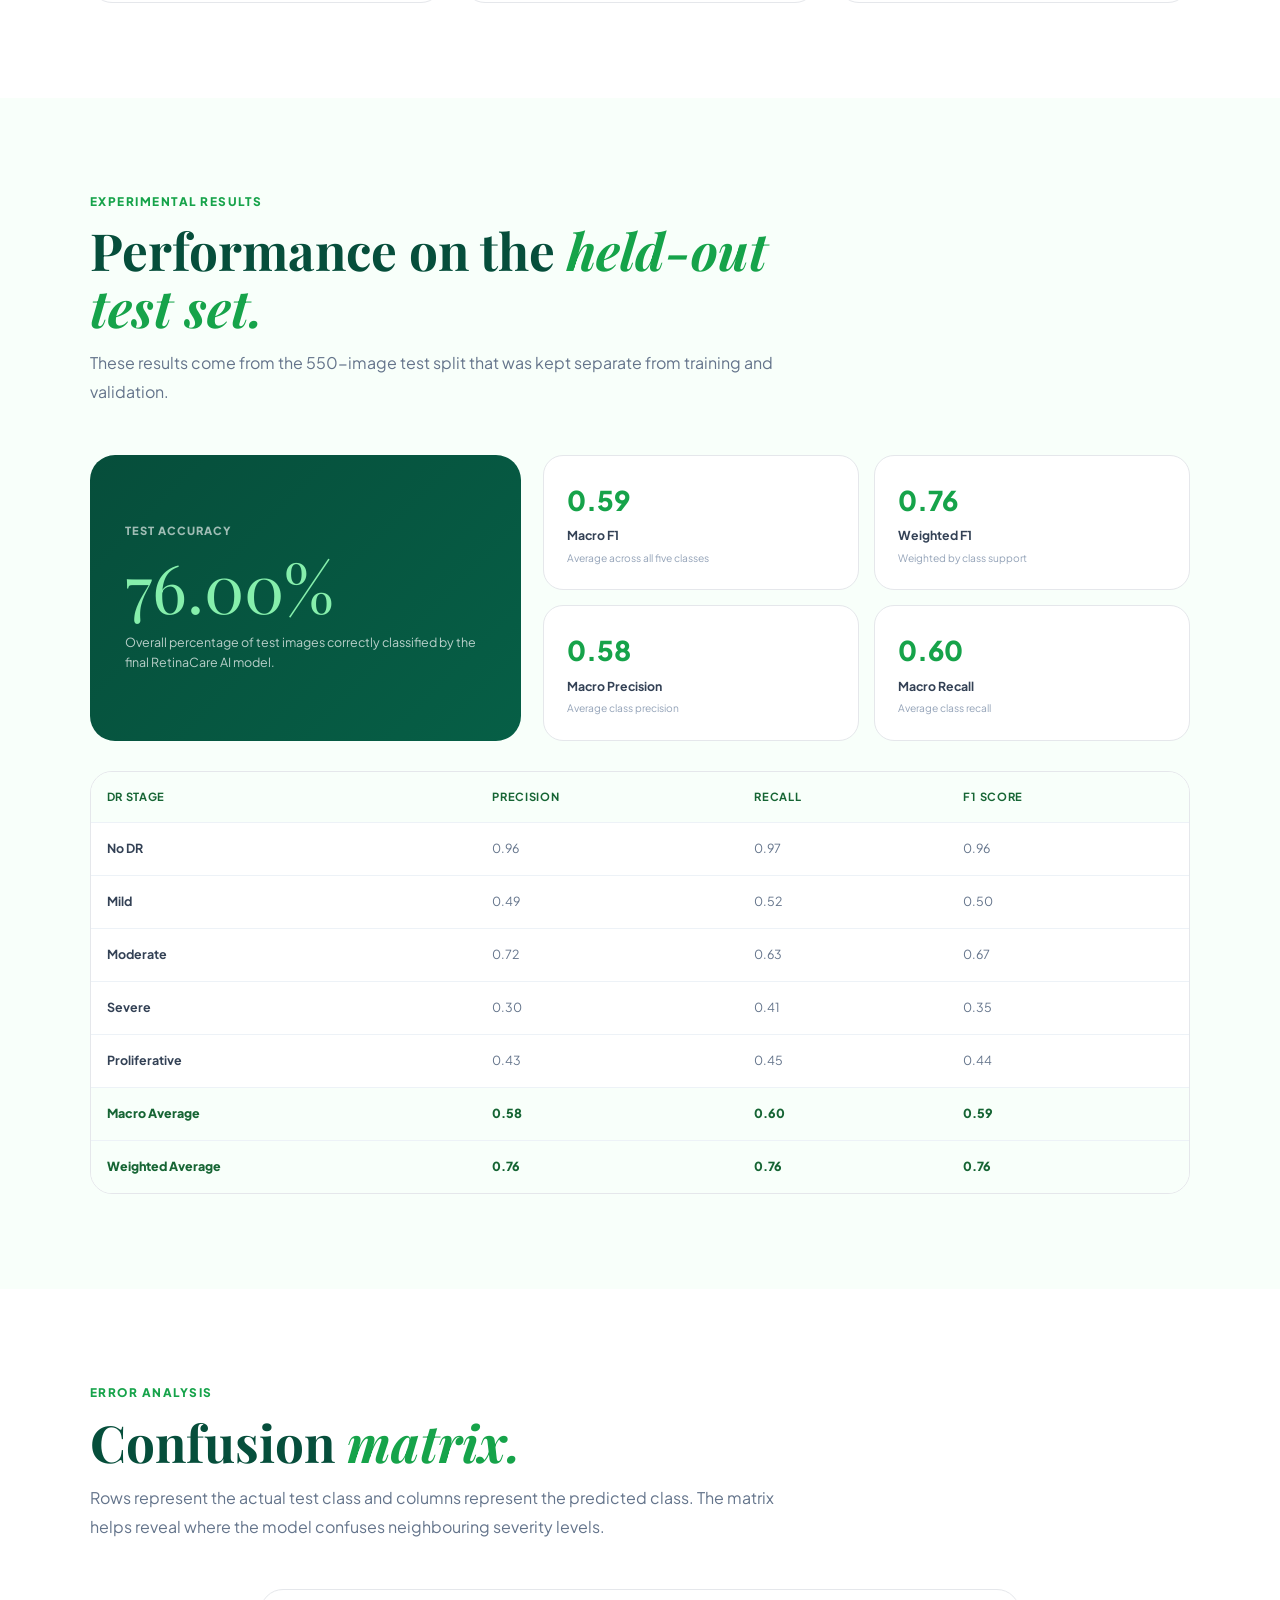
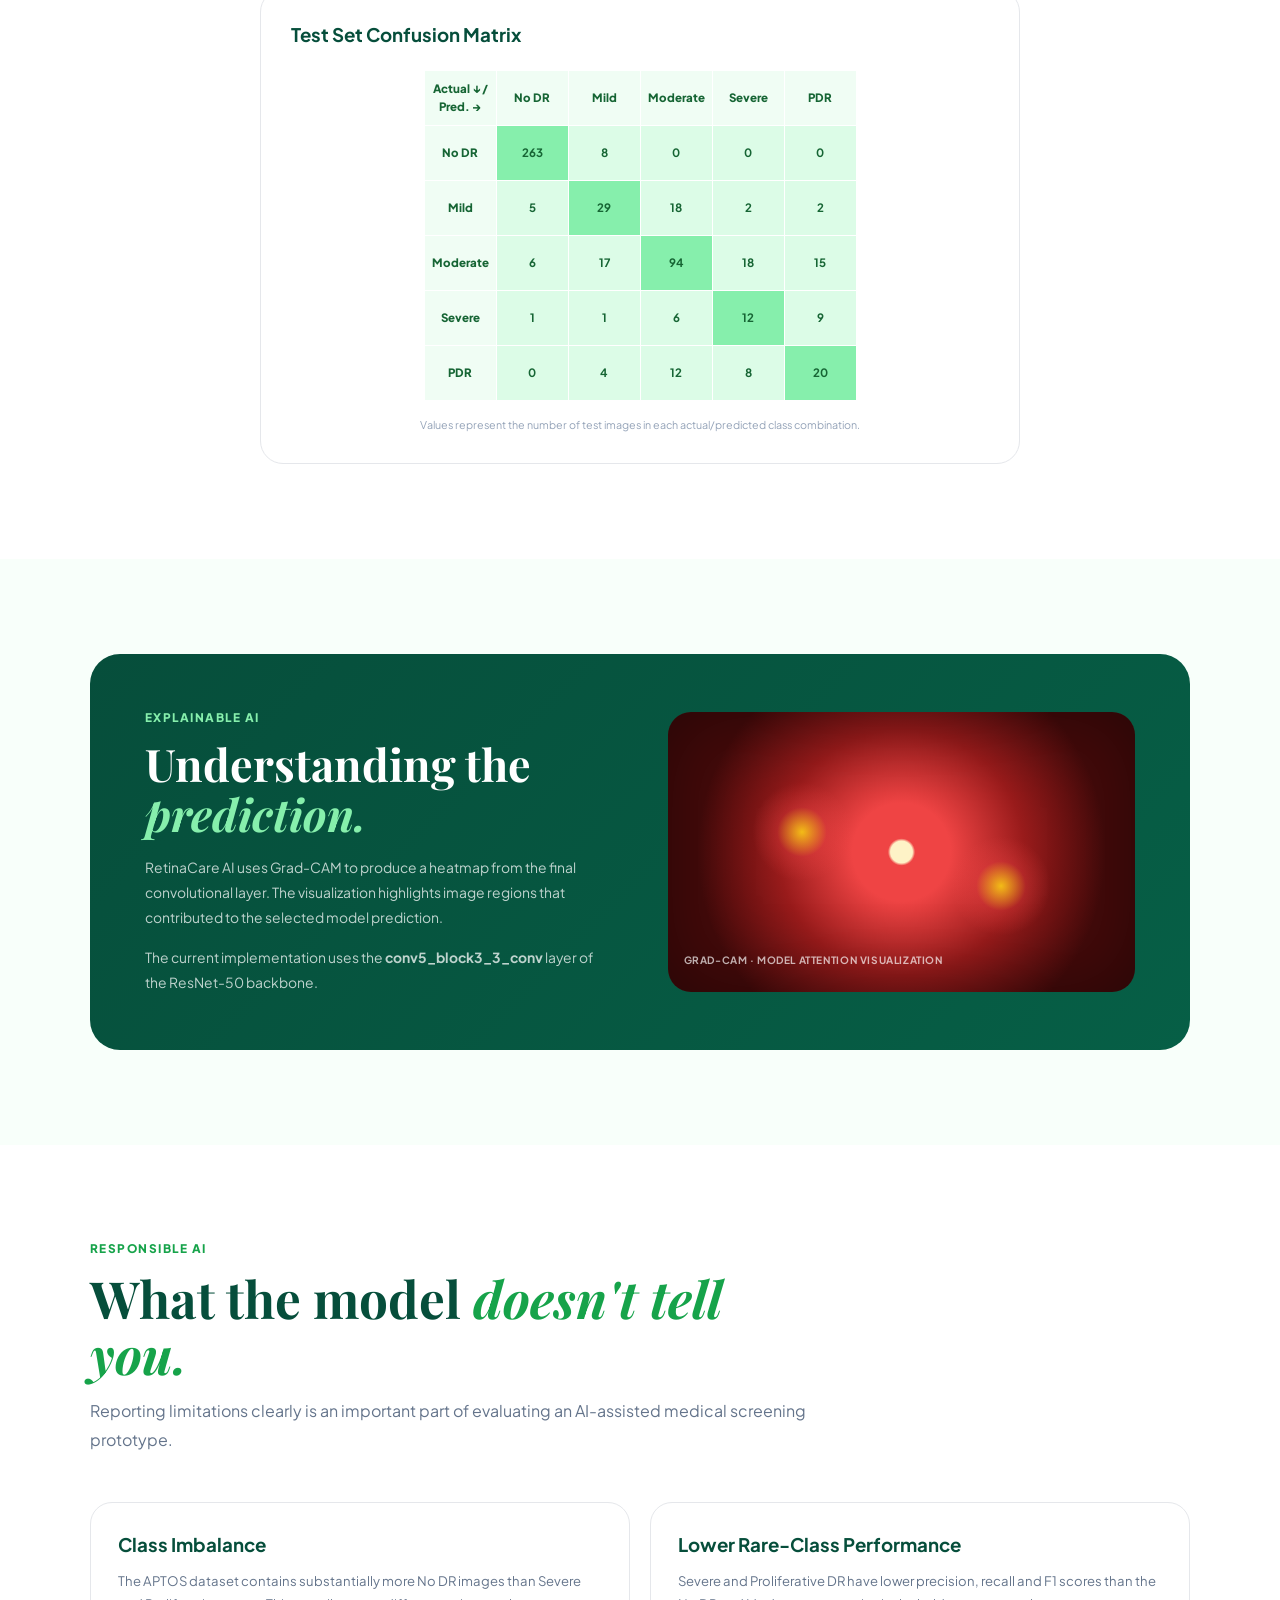
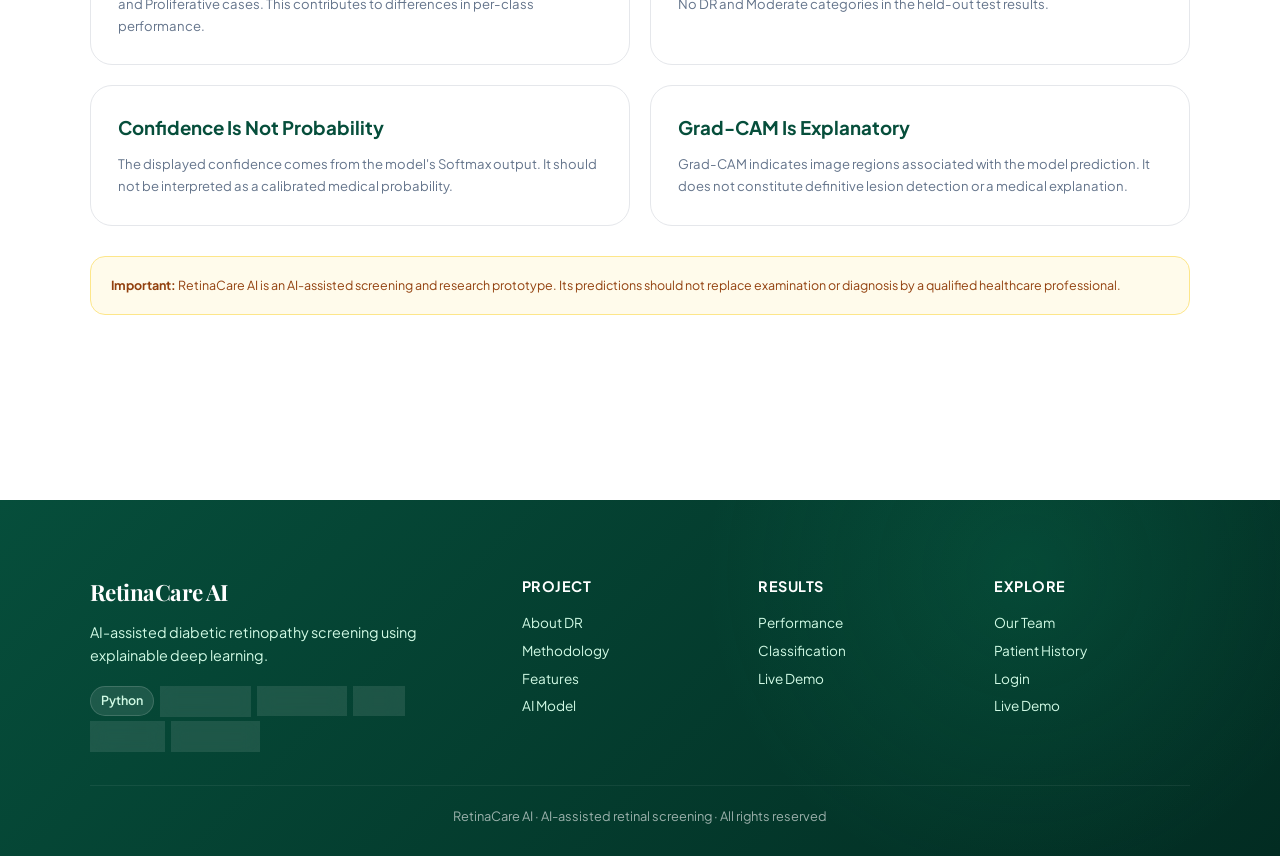
<file: frontend/model.html>
<!DOCTYPE html>
<html lang="en">

<head>
    <meta charset="UTF-8">
    <meta name="viewport" content="width=device-width, initial-scale=1.0">

    <title>AI Model | RetinaCare AI</title>

    <link
        href="https://fonts.googleapis.com/css2?family=Playfair+Display:wght@500;600;700&family=Plus+Jakarta+Sans:wght@400;500;600;700&display=swap"
        rel="stylesheet">

    <link rel="stylesheet" href="style.css">

    <style>

        /* =====================================================
           MODEL PAGE
        ===================================================== */

        .model-hero {
            padding: 105px 7% 85px;
            background:
                radial-gradient(circle at 15% 25%, rgba(34,197,94,.10), transparent 28%),
                radial-gradient(circle at 90% 20%, rgba(16,185,129,.10), transparent 30%),
                linear-gradient(135deg, #f0fdf4, #ffffff 60%, #ecfdf5);
        }

        .model-hero-inner {
            max-width: 1200px;
            margin: auto;
            display: grid;
            grid-template-columns: 1fr 1fr;
            gap: 65px;
            align-items: center;
        }

        .model-kicker {
            display: inline-flex;
            align-items: center;
            gap: 8px;
            padding: 8px 15px;
            border-radius: 100px;
            background: white;
            border: 1px solid #bbf7d0;
            color: #15803d;
            font-size: .74rem;
            font-weight: 800;
            letter-spacing: 1px;
            text-transform: uppercase;
            margin-bottom: 22px;
        }

        .model-kicker span {
            width: 7px;
            height: 7px;
            border-radius: 50%;
            background: #22c55e;
            box-shadow: 0 0 0 5px rgba(34,197,94,.10);
        }

        .model-hero h1 {
            font-family: var(--font-display);
            color: #064e3b;
            font-size: clamp(3rem, 5vw, 4.8rem);
            line-height: 1.03;
            letter-spacing: -2px;
            margin-bottom: 22px;
        }

        .model-hero h1 em {
            color: var(--green-main);
        }

        .model-hero p {
            color: #64748b;
            line-height: 1.8;
            font-size: .98rem;
            max-width: 600px;
            margin-bottom: 28px;
        }

        .model-actions {
            display: flex;
            gap: 12px;
            flex-wrap: wrap;
        }

        .model-outline {
            padding: 12px 22px;
            border-radius: 100px;
            border: 1px solid #86efac;
            color: #166534;
            background: white;
            text-decoration: none;
            font-size: .82rem;
            font-weight: 700;
            transition: .3s ease;
        }

        .model-outline:hover {
            background: #dcfce7;
            transform: translateY(-3px);
        }

        /* MODEL VISUAL */

        .architecture-card {
            background: rgba(255,255,255,.86);
            border: 1px solid rgba(22,163,74,.16);
            border-radius: 28px;
            padding: 25px;
            box-shadow: 0 30px 75px rgba(6,78,59,.10);
            backdrop-filter: blur(12px);
        }

        .architecture-top {
            display: flex;
            justify-content: space-between;
            align-items: center;
            margin-bottom: 22px;
        }

        .architecture-title {
            color: #064e3b;
            font-size: .76rem;
            font-weight: 800;
            letter-spacing: 1px;
            text-transform: uppercase;
        }

        .architecture-status {
            color: #15803d;
            font-size: .66rem;
            font-weight: 800;
        }

        .architecture-flow {
            display: flex;
            flex-direction: column;
            gap: 8px;
        }

        .architecture-node {
            display: grid;
            grid-template-columns: 38px 1fr auto;
            gap: 12px;
            align-items: center;
            padding: 13px;
            border-radius: 13px;
            background: #f8fffa;
            border: 1px solid #e5f5e9;
        }

        .node-number {
            width: 33px;
            height: 33px;
            border-radius: 10px;
            background: white;
            border: 1px solid #bbf7d0;
            display: flex;
            align-items: center;
            justify-content: center;
            color: #166534;
            font-size: .65rem;
            font-weight: 800;
        }

        .node-name {
            color: #334155;
            font-size: .79rem;
            font-weight: 800;
        }

        .node-detail {
            color: #94a3b8;
            font-size: .66rem;
            margin-top: 2px;
        }

        .node-value {
            color: #15803d;
            font-size: .66rem;
            font-weight: 800;
            white-space: nowrap;
        }

        .architecture-arrow {
            text-align: center;
            color: #16a34a;
            font-size: .75rem;
            line-height: 7px;
        }

        /* =====================================================
           SECTIONS
        ===================================================== */

        .model-section {
            padding: 95px 7%;
        }

        .model-section.soft {
            background: #f8fffa;
        }

        .model-container {
            max-width: 1200px;
            margin: auto;
        }

        .model-heading {
            max-width: 720px;
            margin-bottom: 48px;
        }

        .model-tag {
            color: #16a34a;
            font-size: .74rem;
            font-weight: 800;
            letter-spacing: 1.5px;
            text-transform: uppercase;
            margin-bottom: 11px;
        }

        .model-heading h2 {
            font-family: var(--font-display);
            color: #064e3b;
            font-size: clamp(2.2rem, 4vw, 3.4rem);
            line-height: 1.1;
            margin-bottom: 14px;
        }

        .model-heading h2 em {
            color: #16a34a;
        }

        .model-heading p {
            color: #64748b;
            line-height: 1.8;
        }

        /* =====================================================
           ARCHITECTURE DETAILS
        ===================================================== */

        .architecture-details {
            display: grid;
            grid-template-columns: .85fr 1.15fr;
            gap: 25px;
        }

        .arch-info-card {
            background: white;
            border: 1px solid #e5e7eb;
            border-radius: 23px;
            padding: 28px;
        }

        .arch-info-card h3 {
            color: #064e3b;
            margin-bottom: 20px;
        }

        .layer-row {
            display: flex;
            justify-content: space-between;
            gap: 15px;
            padding: 13px 0;
            border-bottom: 1px solid #edf2f7;
            font-size: .79rem;
        }

        .layer-row:last-child {
            border-bottom: 0;
        }

        .layer-name {
            color: #64748b;
        }

        .layer-value {
            color: #334155;
            font-weight: 700;
            text-align: right;
        }

        .architecture-diagram {
            background: #064e3b;
            border-radius: 23px;
            padding: 28px;
            color: white;
            display: flex;
            align-items: center;
            justify-content: center;
        }

        .diagram-flow {
            width: 100%;
            display: flex;
            align-items: center;
            justify-content: center;
            gap: 8px;
            flex-wrap: wrap;
        }

        .diagram-box {
            min-width: 115px;
            padding: 16px 12px;
            text-align: center;
            border: 1px solid rgba(255,255,255,.16);
            border-radius: 14px;
            background: rgba(255,255,255,.06);
        }

        .diagram-box strong {
            display: block;
            font-size: .73rem;
            margin-bottom: 5px;
        }

        .diagram-box span {
            color: rgba(255,255,255,.62);
            font-size: .6rem;
        }

        .diagram-arrow {
            color: #86efac;
            font-weight: 800;
        }

        /* =====================================================
           DATASET
        ===================================================== */

        .dataset-grid {
            display: grid;
            grid-template-columns: 1fr 1fr;
            gap: 22px;
        }

        .dataset-card {
            background: white;
            border: 1px solid #e5e7eb;
            border-radius: 23px;
            padding: 30px;
        }

        .dataset-card h3 {
            color: #064e3b;
            margin-bottom: 10px;
        }

        .dataset-card p {
            color: #64748b;
            font-size: .84rem;
            line-height: 1.7;
        }

        .dataset-number {
            font-family: var(--font-display);
            font-size: 2.8rem;
            color: #16a34a;
            font-weight: 700;
            margin-bottom: 3px;
        }

        .dataset-label {
            color: #64748b;
            font-size: .73rem;
            font-weight: 700;
            text-transform: uppercase;
            letter-spacing: .7px;
        }

        .class-bars {
            margin-top: 20px;
            display: flex;
            flex-direction: column;
            gap: 11px;
        }

        .class-row {
            display: grid;
            grid-template-columns: 95px 1fr 45px;
            gap: 10px;
            align-items: center;
            font-size: .68rem;
        }

        .class-name {
            color: #64748b;
        }

        .class-track {
            height: 7px;
            background: #ecfdf5;
            border-radius: 20px;
            overflow: hidden;
        }

        .class-fill {
            height: 100%;
            border-radius: inherit;
            background: #22c55e;
        }

        .class-value {
            color: #334155;
            font-weight: 800;
            text-align: right;
        }

        /* =====================================================
           TRAINING
        ===================================================== */

        .training-grid {
            display: grid;
            grid-template-columns: repeat(3,1fr);
            gap: 20px;
        }

        .training-card {
            background: white;
            border: 1px solid #e5e7eb;
            border-radius: 22px;
            padding: 27px;
            transition: .3s ease;
        }

        .training-card:hover {
            transform: translateY(-6px);
            border-color: #86efac;
            box-shadow: 0 18px 42px rgba(6,78,59,.08);
        }

        .training-icon {
            width: 52px;
            height: 52px;
            border-radius: 16px;
            background: #dcfce7;
            display: flex;
            align-items: center;
            justify-content: center;
            font-size: 22px;
            margin-bottom: 19px;
        }

        .training-card h3 {
            color: #064e3b;
            margin-bottom: 8px;
        }

        .training-card p {
            color: #64748b;
            font-size: .82rem;
            line-height: 1.7;
        }

        /* =====================================================
           RESULTS
        ===================================================== */

        .result-highlight {
            max-width: 1200px;
            margin: auto;
            display: grid;
            grid-template-columns: .8fr 1.2fr;
            gap: 22px;
        }

        .accuracy-card {
            background: linear-gradient(135deg,#064e3b,#065f46);
            border-radius: 25px;
            padding: 35px;
            color: white;
            display: flex;
            flex-direction: column;
            justify-content: center;
        }

        .accuracy-label {
            color: rgba(255,255,255,.62);
            font-size: .7rem;
            font-weight: 800;
            text-transform: uppercase;
            letter-spacing: 1px;
        }

        .accuracy-value {
            font-family: var(--font-display);
            font-size: 4.2rem;
            line-height: 1;
            margin: 13px 0;
            color: #86efac;
        }

        .accuracy-card p {
            color: rgba(255,255,255,.72);
            font-size: .78rem;
            line-height: 1.6;
        }

        .metric-grid {
            display: grid;
            grid-template-columns: 1fr 1fr;
            gap: 15px;
        }

        .metric-card {
            background: white;
            border: 1px solid #e5e7eb;
            border-radius: 20px;
            padding: 23px;
        }

        .metric-value {
            color: #16a34a;
            font-size: 1.7rem;
            font-weight: 800;
        }

        .metric-name {
            color: #334155;
            font-size: .77rem;
            font-weight: 700;
            margin-top: 4px;
        }

        .metric-note {
            color: #94a3b8;
            font-size: .64rem;
            margin-top: 4px;
        }

        /* =====================================================
           CLASSIFICATION TABLE
        ===================================================== */

        .results-table-wrap {
            margin-top: 30px;
            overflow-x: auto;
            background: white;
            border: 1px solid #e5e7eb;
            border-radius: 22px;
        }

        .results-table {
            width: 100%;
            border-collapse: collapse;
            min-width: 650px;
        }

        .results-table th {
            background: #f8fffa;
            color: #166534;
            font-size: .7rem;
            text-transform: uppercase;
            letter-spacing: .7px;
            padding: 16px;
            text-align: left;
        }

        .results-table td {
            padding: 16px;
            border-top: 1px solid #edf2f7;
            color: #64748b;
            font-size: .78rem;
        }

        .results-table td:first-child {
            color: #334155;
            font-weight: 700;
        }

        .results-table .summary td {
            background: #f8fffa;
            color: #166534;
            font-weight: 800;
        }

        /* =====================================================
           CONFUSION MATRIX
        ===================================================== */

        .matrix-card {
            max-width: 760px;
            margin: auto;
            background: white;
            border: 1px solid #e5e7eb;
            border-radius: 23px;
            padding: 30px;
            overflow-x: auto;
        }

        .matrix-card h3 {
            color: #064e3b;
            margin-bottom: 20px;
        }

        .matrix-table {
            border-collapse: collapse;
            margin: auto;
        }

        .matrix-table th,
        .matrix-table td {
            width: 72px;
            height: 55px;
            text-align: center;
            border: 1px solid white;
            font-size: .72rem;
        }

        .matrix-table th {
            background: #f0fdf4;
            color: #166534;
            font-weight: 800;
        }

        .matrix-table td {
            background: #dcfce7;
            color: #166534;
            font-weight: 700;
        }

        .matrix-table td.high {
            background: #86efac;
        }

        .matrix-note {
            text-align: center;
            color: #94a3b8;
            font-size: .67rem;
            margin-top: 15px;
        }

        /* =====================================================
           GRAD CAM
        ===================================================== */

        .explainability-box {
            max-width: 1200px;
            margin: auto;
            background: linear-gradient(135deg,#064e3b,#065f46);
            border-radius: 30px;
            padding: 55px;
            color: white;
            display: grid;
            grid-template-columns: 1fr 1fr;
            gap: 55px;
            align-items: center;
            overflow: hidden;
        }

        .explainability-box h2 {
            font-family: var(--font-display);
            font-size: 2.8rem;
            line-height: 1.1;
            margin-bottom: 17px;
        }

        .explainability-box h2 em {
            color: #86efac;
        }

        .explainability-box p {
            color: rgba(255,255,255,.74);
            line-height: 1.8;
            font-size: .87rem;
        }

        .gradcam-visual {
            height: 280px;
            border-radius: 23px;
            position: relative;
            overflow: hidden;
            background:
                radial-gradient(circle at 50% 50%, #fef3c7 0 4%, transparent 5%),
                radial-gradient(circle at 50% 50%, #ef4444 0 18%, #991b1b 45%, #450a0a 75%);
            box-shadow: inset 0 0 80px rgba(0,0,0,.45);
        }

        .gradcam-visual::before,
        .gradcam-visual::after {
            content: "";
            position: absolute;
            width: 100px;
            height: 100px;
            border-radius: 50%;
            background: radial-gradient(
                circle,
                rgba(250,204,21,.9),
                rgba(239,68,68,.3),
                transparent 70%
            );
            animation: modelHeat 3s ease-in-out infinite;
        }

        .gradcam-visual::before {
            left: 18%;
            top: 25%;
        }

        .gradcam-visual::after {
            right: 18%;
            bottom: 20%;
            animation-delay: 1s;
        }

        @keyframes modelHeat {
            0%,100% {
                transform: scale(.85);
                opacity: .6;
            }

            50% {
                transform: scale(1.15);
                opacity: 1;
            }
        }

        .gradcam-label {
            position: absolute;
            left: 16px;
            bottom: 14px;
            color: rgba(255,255,255,.68);
            font-size: .63rem;
            letter-spacing: .6px;
        }

        /* =====================================================
           LIMITATIONS
        ===================================================== */

        .limitations {
            display: grid;
            grid-template-columns: 1fr 1fr;
            gap: 20px;
        }

        .limitation-card {
            padding: 27px;
            background: white;
            border: 1px solid #e5e7eb;
            border-radius: 22px;
        }

        .limitation-card h3 {
            color: #064e3b;
            margin-bottom: 10px;
        }

        .limitation-card p {
            color: #64748b;
            font-size: .82rem;
            line-height: 1.7;
        }

        .model-disclaimer {
            max-width: 1200px;
            margin: 30px auto 0;
            padding: 18px 20px;
            background: #fffbeb;
            border: 1px solid #fde68a;
            border-radius: 15px;
            color: #92400e;
            font-size: .78rem;
            line-height: 1.7;
        }

        /* =====================================================
           RESPONSIVE
        ===================================================== */

        @media(max-width:1000px) {

            .model-hero-inner,
            .architecture-details,
            .result-highlight,
            .explainability-box {
                grid-template-columns: 1fr;
            }

            .training-grid {
                grid-template-columns: 1fr 1fr;
            }
        }

        @media(max-width:700px) {

            .model-hero,
            .model-section {
                padding-left: 5%;
                padding-right: 5%;
            }

            .training-grid,
            .dataset-grid,
            .limitations {
                grid-template-columns: 1fr;
            }

            .metric-grid {
                grid-template-columns: 1fr;
            }

            .explainability-box {
                padding: 32px 24px;
            }

            .explainability-box h2 {
                font-size: 2.2rem;
            }

            .diagram-flow {
                flex-direction: column;
            }

            .diagram-arrow {
                transform: rotate(90deg);
            }
        }
/* =====================================================
   MODEL PAGE — ARCHITECTURE FLOW ANIMATION
===================================================== */

.architecture-node {
    position: relative;
    overflow: hidden;
    animation: architectureNodePulse 5s ease-in-out infinite;
}

/* Sequential timing */

.architecture-node:nth-of-type(1) {
    animation-delay: 0s;
}

.architecture-node:nth-of-type(3) {
    animation-delay: 1s;
}

.architecture-node:nth-of-type(5) {
    animation-delay: 2s;
}

.architecture-node:nth-of-type(7) {
    animation-delay: 3s;
}

.architecture-node:nth-of-type(9) {
    animation-delay: 4s;
}


/* Green scanning highlight */

.architecture-node::after {
    content: "";
    position: absolute;
    top: 0;
    left: -100%;
    width: 45%;
    height: 100%;

    background: linear-gradient(
        90deg,
        transparent,
        rgba(34,197,94,.13),
        transparent
    );

    animation: architectureSweep 5s ease-in-out infinite;
}


/* Highlight movement */

@keyframes architectureSweep {

    0% {
        left: -100%;
    }

    30% {
        left: 120%;
    }

    100% {
        left: 120%;
    }

}


/* Active node pulse */

@keyframes architectureNodePulse {

    0%,
    70%,
    100% {
        transform: translateX(0);
        border-color: #e5f5e9;
        box-shadow: none;
    }

    75% {
        transform: translateX(4px);
        border-color: #86efac;
        box-shadow:
            0 0 0 4px rgba(34,197,94,.07),
            0 10px 25px rgba(22,163,74,.08);
    }

    82% {
        transform: translateX(0);
        border-color: #e5f5e9;
        box-shadow: none;
    }

}


/* Arrow flow */

.architecture-arrow {
    animation: architectureArrowPulse 5s ease-in-out infinite;
}

.architecture-arrow:nth-of-type(2) {
    animation-delay: 1s;
}

.architecture-arrow:nth-of-type(4) {
    animation-delay: 2s;
}

.architecture-arrow:nth-of-type(6) {
    animation-delay: 3s;
}

.architecture-arrow:nth-of-type(8) {
    animation-delay: 4s;
}

@keyframes architectureArrowPulse {

    0%,
    70%,
    100% {
        opacity: .45;
        transform: translateY(0);
    }

    76% {
        opacity: 1;
        transform: translateY(3px);
    }

    82% {
        opacity: .45;
        transform: translateY(0);
    }

}


/* Accessibility */

@media (prefers-reduced-motion: reduce) {

    .architecture-node,
    .architecture-node::after,
    .architecture-arrow {
        animation: none;
    }

}
/* =========================================================
   MODEL PAGE — PREMIUM DARK THEME
   ========================================================= */

body.dark-theme .model-hero,
body.dark-theme .model-section,
body.dark-theme .architecture-section,
body.dark-theme .dataset-section,
body.dark-theme .training-section,
body.dark-theme .results-section,
body.dark-theme .gradcam-section {
    background: #07110d !important;
    color: #e2e8f0 !important;
}

body.dark-theme .model-hero h1,
body.dark-theme .model-section h1,
body.dark-theme .model-section h2,
body.dark-theme .model-section h3,
body.dark-theme .architecture-section h2,
body.dark-theme .dataset-section h2,
body.dark-theme .training-section h2,
body.dark-theme .results-section h2,
body.dark-theme .gradcam-section h2 {
    color: #f8fafc !important;
}

body.dark-theme .model-hero p,
body.dark-theme .model-section p,
body.dark-theme .architecture-section p,
body.dark-theme .dataset-section p,
body.dark-theme .training-section p,
body.dark-theme .results-section p,
body.dark-theme .gradcam-section p {
    color: #94a3b8 !important;
}

body.dark-theme .model-hero h1 em,
body.dark-theme .model-section h2 em,
body.dark-theme .architecture-section h2 em,
body.dark-theme .dataset-section h2 em,
body.dark-theme .training-section h2 em,
body.dark-theme .results-section h2 em,
body.dark-theme .gradcam-section h2 em {
    color: #22c55e !important;
}

/* Cards */

body.dark-theme .model-card,
body.dark-theme .architecture-card,
body.dark-theme .dataset-card,
body.dark-theme .training-card,
body.dark-theme .metric-card,
body.dark-theme .result-card,
body.dark-theme .gradcam-card {
    background: linear-gradient(
        145deg,
        #10251a,
        #091710
    ) !important;

    border-color: rgba(74, 222, 128, 0.18) !important;
    color: #e2e8f0 !important;

    box-shadow:
        0 18px 45px rgba(0,0,0,.28),
        inset 0 1px 0 rgba(255,255,255,.025);
}

/* Architecture nodes */

body.dark-theme .architecture-node {
    background: linear-gradient(
        145deg,
        #10251a,
        #091710
    ) !important;

    border-color: #29513b !important;
    color: #e2e8f0 !important;
}

body.dark-theme .architecture-node h3 {
    color: #f8fafc !important;
}

body.dark-theme .architecture-node p {
    color: #94a3b8 !important;
}

body.dark-theme .architecture-arrow {
    color: #4ade80 !important;
}

/* Tags / labels */

body.dark-theme .model-tag,
body.dark-theme .section-tag,
body.dark-theme .architecture-tag,
body.dark-theme .dataset-tag {
    background: rgba(34,197,94,.10) !important;
    color: #86efac !important;
    border-color: rgba(74,222,128,.20) !important;
}

/* Metrics */

body.dark-theme .metric-card strong,
body.dark-theme .metric-card .metric-value {
    color: #f8fafc !important;
}

body.dark-theme .metric-card span,
body.dark-theme .metric-card small {
    color: #94a3b8 !important;
}

/* Tables */

body.dark-theme table {
    background: #0b1711 !important;
    color: #e2e8f0 !important;
}

body.dark-theme th {
    background: #10251a !important;
    color: #86efac !important;
    border-color: #1d3a2b !important;
}

body.dark-theme td {
    background: #0b1711 !important;
    color: #cbd5e1 !important;
    border-color: #1d3a2b !important;
}

body.dark-theme tr:hover td {
    background: #10251a !important;
}

/* Confusion matrix */

body.dark-theme .confusion-matrix,
body.dark-theme .matrix-container {
    background: #0b1711 !important;
    border-color: #1d3a2b !important;
}

/* Grad-CAM */

body.dark-theme .gradcam-card img {
    border-color: #29513b !important;
}

body.dark-theme .gradcam-note {
    color: #94a3b8 !important;
}

/* Disclaimer */

body.dark-theme .model-disclaimer,
body.dark-theme .disclaimer {
    background: #0d1b14 !important;
    border-color: #29513b !important;
    color: #94a3b8 !important;
}

body.dark-theme .model-disclaimer strong,
body.dark-theme .disclaimer strong {
    color: #86efac !important;
}
/* =========================================================
   RESNET-50 ARCHITECTURE FLOW ANIMATION
   ========================================================= */

.architecture-node {
    position: relative;
    overflow: hidden;
    animation: architectureNodePulse 5s ease-in-out infinite;
}

.architecture-node:nth-of-type(1) {
    animation-delay: 0s;
}

.architecture-node:nth-of-type(3) {
    animation-delay: 1s;
}

.architecture-node:nth-of-type(5) {
    animation-delay: 2s;
}

.architecture-node:nth-of-type(7) {
    animation-delay: 3s;
}

.architecture-node:nth-of-type(9) {
    animation-delay: 4s;
}

/* Green scanning sweep */

.architecture-node::after {
    content: "";
    position: absolute;

    top: 0;
    left: -100%;

    width: 45%;
    height: 100%;

    background: linear-gradient(
        90deg,
        transparent,
        rgba(34, 197, 94, 0.13),
        transparent
    );

    animation: architectureSweep 5s ease-in-out infinite;
}

@keyframes architectureSweep {

    0% {
        left: -100%;
    }

    30% {
        left: 120%;
    }

    100% {
        left: 120%;
    }
}

/* Node pulse */

@keyframes architectureNodePulse {

    0%,
    70%,
    100% {
        transform: translateX(0);

        border-color: #e5f5e9;

        box-shadow: none;
    }

    75% {
        transform: translateX(4px);

        border-color: #86efac;

        box-shadow:
            0 0 0 4px rgba(34, 197, 94, 0.07),
            0 10px 25px rgba(22, 163, 74, 0.08);
    }

    82% {
        transform: translateX(0);

        border-color: #e5f5e9;

        box-shadow: none;
    }
}

/* Connecting arrows */

.architecture-arrow {
    animation: architectureArrowPulse 5s ease-in-out infinite;
}

.architecture-arrow:nth-of-type(2) {
    animation-delay: 1s;
}

.architecture-arrow:nth-of-type(4) {
    animation-delay: 2s;
}

.architecture-arrow:nth-of-type(6) {
    animation-delay: 3s;
}

.architecture-arrow:nth-of-type(8) {
    animation-delay: 4s;
}

@keyframes architectureArrowPulse {

    0%,
    70%,
    100% {
        opacity: 0.45;
        transform: translateY(0);
    }

    76% {
        opacity: 1;
        transform: translateY(3px);
    }

    82% {
        opacity: 0.45;
        transform: translateY(0);
    }
}

/* Dark theme animation border */

body.dark-theme .architecture-node {
    border-color: #29513b;
}

body.dark-theme .architecture-node:hover {
    border-color: #4ade80;
}

/* Accessibility */

@media (prefers-reduced-motion: reduce) {

    .architecture-node,
    .architecture-node::after,
    .architecture-arrow {
        animation: none;
    }
}
/* =========================================================
   MODEL PAGE — LIMITATION CARDS DARK THEME
   ========================================================= */

body.dark-theme .limitations {
    background: transparent !important;
}

body.dark-theme .limitation-card {
    background: linear-gradient(
        145deg,
        #10251a,
        #091710
    ) !important;

    border: 1px solid rgba(74, 222, 128, 0.18) !important;

    color: #e2e8f0 !important;

    box-shadow:
        0 18px 45px rgba(0, 0, 0, 0.28),
        inset 0 1px 0 rgba(255, 255, 255, 0.025) !important;

    transition:
        transform 0.35s ease,
        border-color 0.35s ease,
        box-shadow 0.35s ease;
}

body.dark-theme .limitation-card:hover {
    transform: translateY(-5px);

    border-color: rgba(74, 222, 128, 0.45) !important;

    box-shadow:
        0 24px 55px rgba(0, 0, 0, 0.35),
        0 0 0 1px rgba(34, 197, 94, 0.08);
}

body.dark-theme .limitation-card h3 {
    color: #f8fafc !important;
}

body.dark-theme .limitation-card p {
    color: #94a3b8 !important;
}
    </style>
</head>


<body>

    <!-- =====================================================
         NAVBAR
    ====================================================== -->

    <nav>

        <a href="index.html" style="text-decoration:none;">

            <div class="nav-logo nav-logo--index">

                <img class="nav-logo-svg" src="retinacare-logo.svg" alt="">

                <span class="nav-logo-text">
                    Retina<span>Care</span> AI
                </span>

            </div>

        </a>


        <div class="nav-links">

            <a href="about.html">
                About
            </a>

            <a href="approach.html">
                Approach
            </a>

            <a href="features.html">
                Features
            </a>

            <a href="model.html"
               style="color:var(--green-main);font-weight:700;">
                Model
            </a>

            <a href="patient-history.html">
                Patient History
            </a>

            <a href="team.html">
                Team
            </a>

            <a href="login.html">
                Login
            </a>

        </div>
<button
    class="theme-toggle"
    id="theme-toggle"
    type="button"
    aria-label="Toggle dark mode"
    title="Toggle dark mode">
    🌙
</button>

        <button class="nav-pill"
            onclick="window.location.href='demo.html'">
            Live Demo
        </button>

    </nav>


    <!-- =====================================================
         HERO
    ====================================================== -->

    <section class="model-hero">

        <div class="model-hero-inner">

            <div>

                <div class="model-kicker">
                    <span></span>
                    Machine Learning Architecture
                </div>


                <h1>
                    ResNet-50
                    <em>for retinal analysis.</em>
                </h1>


                <p>
                    RetinaCare AI uses an ImageNet-pretrained ResNet-50
                    backbone, fine-tuned for five-class diabetic
                    retinopathy severity classification using the
                    APTOS 2019 dataset.
                </p>


                <div class="model-actions">

                    <a href="demo.html"
                       class="btn-primary">
                        Try the Model
                    </a>

                    <a href="#results"
                       class="model-outline">
                        View Results
                    </a>

                </div>

            </div>


            <!-- Architecture visual -->

            <div class="architecture-card">

                <div class="architecture-top">

                    <div class="architecture-title">
                        Model Pipeline
                    </div>

                    <div class="architecture-status">
                        TRAINED MODEL
                    </div>

                </div>


                <div class="architecture-flow">

                    <div class="architecture-node">

                        <div class="node-number">
                            01
                        </div>

                        <div>
                            <div class="node-name">
                                Input Image
                            </div>

                            <div class="node-detail">
                                Retinal fundus photograph
                            </div>
                        </div>

                        <div class="node-value">
                            224×224×3
                        </div>

                    </div>


                    <div class="architecture-arrow">↓</div>


                    <div class="architecture-node">

                        <div class="node-number">
                            02
                        </div>

                        <div>
                            <div class="node-name">
                                ResNet-50
                            </div>

                            <div class="node-detail">
                                ImageNet pretrained backbone
                            </div>
                        </div>

                        <div class="node-value">
                            CNN
                        </div>

                    </div>


                    <div class="architecture-arrow">↓</div>


                    <div class="architecture-node">

                        <div class="node-number">
                            03
                        </div>

                        <div>
                            <div class="node-name">
                                Global Average Pooling
                            </div>

                            <div class="node-detail">
                                Deep feature representation
                            </div>
                        </div>

                        <div class="node-value">
                            2048
                        </div>

                    </div>


                    <div class="architecture-arrow">↓</div>


                    <div class="architecture-node">

                        <div class="node-number">
                            04
                        </div>

                        <div>
                            <div class="node-name">
                                Dense + Dropout
                            </div>

                            <div class="node-detail">
                                Fully connected representation
                            </div>
                        </div>

                        <div class="node-value">
                            512
                        </div>

                    </div>


                    <div class="architecture-arrow">↓</div>


                    <div class="architecture-node">

                        <div class="node-number">
                            05
                        </div>

                        <div>
                            <div class="node-name">
                                Softmax Output
                            </div>

                            <div class="node-detail">
                                DR severity prediction
                            </div>
                        </div>

                        <div class="node-value">
                            5 classes
                        </div>

                    </div>

                </div>

            </div>

        </div>

    </section>


    <!-- =====================================================
         ARCHITECTURE
    ====================================================== -->

    <section class="model-section">

        <div class="model-container">

            <div class="model-heading">

                <div class="model-tag">
                    Architecture
                </div>

                <h2>
                    Inside the
                    <em>model.</em>
                </h2>

                <p>
                    The final RetinaCare AI classifier combines the
                    ResNet-50 feature extractor with a compact
                    classification head designed for five DR severity
                    categories.
                </p>

            </div>


            <div class="architecture-details">


                <div class="arch-info-card">

                    <h3>
                        Network Layers
                    </h3>


                    <div class="layer-row">
                        <span class="layer-name">
                            Input
                        </span>
                        <span class="layer-value">
                            224 × 224 × 3
                        </span>
                    </div>


                    <div class="layer-row">
                        <span class="layer-name">
                            ResNet-50 Backbone
                        </span>
                        <span class="layer-value">
                            ImageNet pretrained
                        </span>
                    </div>


                    <div class="layer-row">
                        <span class="layer-name">
                            Global Average Pooling
                        </span>
                        <span class="layer-value">
                            2048 features
                        </span>
                    </div>


                    <div class="layer-row">
                        <span class="layer-name">
                            Dense
                        </span>
                        <span class="layer-value">
                            512 neurons
                        </span>
                    </div>


                    <div class="layer-row">
                        <span class="layer-name">
                            Dropout
                        </span>
                        <span class="layer-value">
                            0.5
                        </span>
                    </div>


                    <div class="layer-row">
                        <span class="layer-name">
                            Output
                        </span>
                        <span class="layer-value">
                            5-class Softmax
                        </span>
                    </div>

                </div>


                <div class="architecture-diagram">

                    <div class="diagram-flow">

                        <div class="diagram-box">
                            <strong>Input</strong>
                            <span>224×224×3</span>
                        </div>

                        <div class="diagram-arrow">
                            →
                        </div>

                        <div class="diagram-box">
                            <strong>ResNet-50</strong>
                            <span>Feature extraction</span>
                        </div>

                        <div class="diagram-arrow">
                            →
                        </div>

                        <div class="diagram-box">
                            <strong>GAP</strong>
                            <span>2048 features</span>
                        </div>

                        <div class="diagram-arrow">
                            →
                        </div>

                        <div class="diagram-box">
                            <strong>Dense</strong>
                            <span>512 neurons</span>
                        </div>

                        <div class="diagram-arrow">
                            →
                        </div>

                        <div class="diagram-box">
                            <strong>Softmax</strong>
                            <span>5 stages</span>
                        </div>

                    </div>

                </div>

            </div>

        </div>

    </section>


    <!-- =====================================================
         DATASET
    ====================================================== -->

    <section class="model-section soft">

        <div class="model-container">

            <div class="model-heading">

                <div class="model-tag">
                    Dataset
                </div>

                <h2>
                    Trained on
                    <em>APTOS 2019.</em>
                </h2>

                <p>
                    The model was developed using the APTOS 2019 Blindness
                    Detection dataset containing retinal fundus images
                    labelled across five diabetic retinopathy severity
                    stages.
                </p>

            </div>


            <div class="dataset-grid">


                <div class="dataset-card">

                    <div class="dataset-number">
                        3,662
                    </div>

                    <div class="dataset-label">
                        Retinal Images
                    </div>

                    <p style="margin-top:20px;">
                        The dataset was divided using a stratified
                        70 / 15 / 15 train, validation and test split.
                    </p>

                    <div class="class-bars">

                        <div class="class-row">

                            <span class="class-name">
                                No DR
                            </span>

                            <div class="class-track">
                                <div class="class-fill"
                                     style="width:49.29%;">
                                </div>
                            </div>

                            <span class="class-value">
                                49.3%
                            </span>

                        </div>


                        <div class="class-row">

                            <span class="class-name">
                                Mild
                            </span>

                            <div class="class-track">
                                <div class="class-fill"
                                     style="width:10.10%;">
                                </div>
                            </div>

                            <span class="class-value">
                                10.1%
                            </span>

                        </div>


                        <div class="class-row">

                            <span class="class-name">
                                Moderate
                            </span>

                            <div class="class-track">
                                <div class="class-fill"
                                     style="width:27.28%;">
                                </div>
                            </div>

                            <span class="class-value">
                                27.3%
                            </span>

                        </div>


                        <div class="class-row">

                            <span class="class-name">
                                Severe
                            </span>

                            <div class="class-track">
                                <div class="class-fill"
                                     style="width:5.27%;">
                                </div>
                            </div>

                            <span class="class-value">
                                5.3%
                            </span>

                        </div>


                        <div class="class-row">

                            <span class="class-name">
                                Proliferative
                            </span>

                            <div class="class-track">
                                <div class="class-fill"
                                     style="width:8.06%;">
                                </div>
                            </div>

                            <span class="class-value">
                                8.1%
                            </span>

                        </div>

                    </div>

                </div>


                <div class="dataset-card">

                    <h3>
                        Dataset Split
                    </h3>

                    <div class="layer-row">
                        <span class="layer-name">
                            Training
                        </span>

                        <span class="layer-value">
                            2,563
                        </span>
                    </div>

                    <div class="layer-row">
                        <span class="layer-name">
                            Validation
                        </span>

                        <span class="layer-value">
                            549
                        </span>
                    </div>

                    <div class="layer-row">
                        <span class="layer-name">
                            Test
                        </span>

                        <span class="layer-value">
                            550
                        </span>
                    </div>

                    <div class="layer-row">
                        <span class="layer-name">
                            Split Ratio
                        </span>

                        <span class="layer-value">
                            70 / 15 / 15
                        </span>
                    </div>

                    <div class="layer-row">
                        <span class="layer-name">
                            Random State
                        </span>

                        <span class="layer-value">
                            42
                        </span>
                    </div>

                    <p style="margin-top:20px;">
                        Stratification was used to preserve the class
                        distribution across the three subsets.
                    </p>

                </div>

            </div>

        </div>

    </section>


    <!-- =====================================================
         TRAINING
    ====================================================== -->

    <section class="model-section">

        <div class="model-container">

            <div class="model-heading">

                <div class="model-tag">
                    Training configuration
                </div>

                <h2>
                    How the model
                    <em>was trained.</em>
                </h2>

                <p>
                    The training pipeline combines transfer learning,
                    image augmentation, class weighting and selective
                    fine-tuning to address the imbalanced DR classes.
                </p>

            </div>


            <div class="training-grid">


                <div class="training-card">

                    <div class="training-icon">
                        🧠
                    </div>

                    <h3>
                        Transfer Learning
                    </h3>

                    <p>
                        ResNet-50 was initialized with ImageNet pretrained
                        weights and adapted for retinal image
                        classification.
                    </p>

                </div>


                <div class="training-card">

                    <div class="training-icon">
                        🖼️
                    </div>

                    <h3>
                        Image Augmentation
                    </h3>

                    <p>
                        Training images used random horizontal flipping,
                        small rotations and zoom augmentation to improve
                        robustness.
                    </p>

                </div>


                <div class="training-card">

                    <div class="training-icon">
                        ⚖️
                    </div>

                    <h3>
                        Class Weighting
                    </h3>

                    <p>
                        Higher weights were assigned to underrepresented
                        severity classes so that rare stages contributed
                        more strongly during training.
                    </p>

                </div>


                <div class="training-card">

                    <div class="training-icon">
                        🔧
                    </div>

                    <h3>
                        Fine-Tuning
                    </h3>

                    <p>
                        The final 30 ResNet layers were fine-tuned while
                        Batch Normalization layers remained frozen.
                    </p>

                </div>


                <div class="training-card">

                    <div class="training-icon">
                        📐
                    </div>

                    <h3>
                        Image Size
                    </h3>

                    <p>
                        Every input image is resized to 224 × 224 pixels
                        before being passed through the ResNet-50
                        preprocessing pipeline.
                    </p>

                </div>


                <div class="training-card">

                    <div class="training-icon">
                        🎯
                    </div>

                    <h3>
                        Five-Class Output
                    </h3>

                    <p>
                        The final Softmax layer produces scores for
                        No DR, Mild, Moderate, Severe and Proliferative
                        DR.
                    </p>

                </div>

            </div>

        </div>

    </section>


    <!-- =====================================================
         RESULTS
    ====================================================== -->

    <section class="model-section soft" id="results">

        <div class="model-container">

            <div class="model-heading">

                <div class="model-tag">
                    Experimental results
                </div>

                <h2>
                    Performance on the
                    <em>held-out test set.</em>
                </h2>

                <p>
                    These results come from the 550-image test split
                    that was kept separate from training and validation.
                </p>

            </div>


            <div class="result-highlight">

                <div class="accuracy-card">

                    <div class="accuracy-label">
                        Test Accuracy
                    </div>

                    <div class="accuracy-value">
                        76.00%
                    </div>

                    <p>
                        Overall percentage of test images correctly
                        classified by the final RetinaCare AI model.
                    </p>

                </div>


                <div class="metric-grid">

                    <div class="metric-card">

                        <div class="metric-value">
                            0.59
                        </div>

                        <div class="metric-name">
                            Macro F1
                        </div>

                        <div class="metric-note">
                            Average across all five classes
                        </div>

                    </div>


                    <div class="metric-card">

                        <div class="metric-value">
                            0.76
                        </div>

                        <div class="metric-name">
                            Weighted F1
                        </div>

                        <div class="metric-note">
                            Weighted by class support
                        </div>

                    </div>


                    <div class="metric-card">

                        <div class="metric-value">
                            0.58
                        </div>

                        <div class="metric-name">
                            Macro Precision
                        </div>

                        <div class="metric-note">
                            Average class precision
                        </div>

                    </div>


                    <div class="metric-card">

                        <div class="metric-value">
                            0.60
                        </div>

                        <div class="metric-name">
                            Macro Recall
                        </div>

                        <div class="metric-note">
                            Average class recall
                        </div>

                    </div>

                </div>

            </div>


            <!-- Classification table -->

            <div class="results-table-wrap">

                <table class="results-table">

                    <thead>

                        <tr>
                            <th>DR Stage</th>
                            <th>Precision</th>
                            <th>Recall</th>
                            <th>F1 Score</th>
                        </tr>

                    </thead>


                    <tbody>

                        <tr>
                            <td>No DR</td>
                            <td>0.96</td>
                            <td>0.97</td>
                            <td>0.96</td>
                        </tr>

                        <tr>
                            <td>Mild</td>
                            <td>0.49</td>
                            <td>0.52</td>
                            <td>0.50</td>
                        </tr>

                        <tr>
                            <td>Moderate</td>
                            <td>0.72</td>
                            <td>0.63</td>
                            <td>0.67</td>
                        </tr>

                        <tr>
                            <td>Severe</td>
                            <td>0.30</td>
                            <td>0.41</td>
                            <td>0.35</td>
                        </tr>

                        <tr>
                            <td>Proliferative</td>
                            <td>0.43</td>
                            <td>0.45</td>
                            <td>0.44</td>
                        </tr>

                        <tr class="summary">
                            <td>Macro Average</td>
                            <td>0.58</td>
                            <td>0.60</td>
                            <td>0.59</td>
                        </tr>

                        <tr class="summary">
                            <td>Weighted Average</td>
                            <td>0.76</td>
                            <td>0.76</td>
                            <td>0.76</td>
                        </tr>

                    </tbody>

                </table>

            </div>

        </div>

    </section>


    <!-- =====================================================
         CONFUSION MATRIX
    ====================================================== -->

    <section class="model-section">

        <div class="model-container">

            <div class="model-heading">

                <div class="model-tag">
                    Error analysis
                </div>

                <h2>
                    Confusion
                    <em>matrix.</em>
                </h2>

                <p>
                    Rows represent the actual test class and columns
                    represent the predicted class. The matrix helps
                    reveal where the model confuses neighbouring
                    severity levels.
                </p>

            </div>


            <div class="matrix-card">

                <h3>
                    Test Set Confusion Matrix
                </h3>


                <table class="matrix-table">

                    <tr>
                        <th>Actual ↓ / Pred. →</th>
                        <th>No DR</th>
                        <th>Mild</th>
                        <th>Moderate</th>
                        <th>Severe</th>
                        <th>PDR</th>
                    </tr>

                    <tr>
                        <th>No DR</th>
                        <td class="high">263</td>
                        <td>8</td>
                        <td>0</td>
                        <td>0</td>
                        <td>0</td>
                    </tr>

                    <tr>
                        <th>Mild</th>
                        <td>5</td>
                        <td class="high">29</td>
                        <td>18</td>
                        <td>2</td>
                        <td>2</td>
                    </tr>

                    <tr>
                        <th>Moderate</th>
                        <td>6</td>
                        <td>17</td>
                        <td class="high">94</td>
                        <td>18</td>
                        <td>15</td>
                    </tr>

                    <tr>
                        <th>Severe</th>
                        <td>1</td>
                        <td>1</td>
                        <td>6</td>
                        <td class="high">12</td>
                        <td>9</td>
                    </tr>

                    <tr>
                        <th>PDR</th>
                        <td>0</td>
                        <td>4</td>
                        <td>12</td>
                        <td>8</td>
                        <td class="high">20</td>
                    </tr>

                </table>


                <div class="matrix-note">
                    Values represent the number of test images in each
                    actual/predicted class combination.
                </div>

            </div>

        </div>

    </section>


    <!-- =====================================================
         GRAD-CAM
    ====================================================== -->

    <section class="model-section soft">

        <div class="explainability-box">

            <div>

                <div class="model-tag"
                     style="color:#86efac;">
                    Explainable AI
                </div>

                <h2>
                    Understanding the
                    <em>prediction.</em>
                </h2>

                <p>
                    RetinaCare AI uses Grad-CAM to produce a heatmap
                    from the final convolutional layer. The visualization
                    highlights image regions that contributed to the
                    selected model prediction.
                </p>

                <p style="margin-top:15px;">
                    The current implementation uses the
                    <strong>conv5_block3_3_conv</strong> layer of the
                    ResNet-50 backbone.
                </p>

            </div>


            <div class="gradcam-visual">

                <div class="gradcam-label">
                    GRAD-CAM · MODEL ATTENTION VISUALIZATION
                </div>

            </div>

        </div>

    </section>


    <!-- =====================================================
         LIMITATIONS
    ====================================================== -->

    <section class="model-section">

        <div class="model-container">

            <div class="model-heading">

                <div class="model-tag">
                    Responsible AI
                </div>

                <h2>
                    What the model
                    <em>doesn't tell you.</em>
                </h2>

                <p>
                    Reporting limitations clearly is an important part
                    of evaluating an AI-assisted medical screening
                    prototype.
                </p>

            </div>


            <div class="limitations">

                <div class="limitation-card">

                    <h3>
                        Class Imbalance
                    </h3>

                    <p>
                        The APTOS dataset contains substantially more
                        No DR images than Severe and Proliferative cases.
                        This contributes to differences in per-class
                        performance.
                    </p>

                </div>


                <div class="limitation-card">

                    <h3>
                        Lower Rare-Class Performance
                    </h3>

                    <p>
                        Severe and Proliferative DR have lower precision,
                        recall and F1 scores than the No DR and Moderate
                        categories in the held-out test results.
                    </p>

                </div>


                <div class="limitation-card">

                    <h3>
                        Confidence Is Not Probability
                    </h3>

                    <p>
                        The displayed confidence comes from the model's
                        Softmax output. It should not be interpreted as
                        a calibrated medical probability.
                    </p>

                </div>


                <div class="limitation-card">

                    <h3>
                        Grad-CAM Is Explanatory
                    </h3>

                    <p>
                        Grad-CAM indicates image regions associated with
                        the model prediction. It does not constitute
                        definitive lesion detection or a medical
                        explanation.
                    </p>

                </div>

            </div>


            <div class="model-disclaimer">

                <strong>Important:</strong>
                RetinaCare AI is an AI-assisted screening and research
                prototype. Its predictions should not replace examination
                or diagnosis by a qualified healthcare professional.

            </div>

        </div>

    </section>


    <!-- =====================================================
         FOOTER
    ====================================================== -->

    <footer>

        <div class="footer-inner">

            <div>

                <div class="footer-brand-name">
                    RetinaCare AI
                </div>

                <p class="footer-brand-desc">
                    AI-assisted diabetic retinopathy screening using
                    explainable deep learning.
                </p>

                <div class="footer-tech" style="margin-top:1rem;">

                    <span class="ftag">Python</span>
                    <span class="ftag">TensorFlow</span>
                    <span class="ftag">ResNet-50</span>
                    <span class="ftag">Flask</span>
                    <span class="ftag">OpenCV</span>
                    <span class="ftag">Grad-CAM</span>

                </div>

            </div>


            <div class="footer-col">

                <h4>Project</h4>

                <a href="about.html">
                    About DR
                </a>

                <a href="approach.html">
                    Methodology
                </a>

                <a href="features.html">
                    Features
                </a>

                <a href="model.html">
                    AI Model
                </a>

            </div>


            <div class="footer-col">

                <h4>Results</h4>

                <a href="#results">
                    Performance
                </a>

                <a href="#results">
                    Classification
                </a>

                <a href="demo.html">
                    Live Demo
                </a>

            </div>


            <div class="footer-col">

                <h4>Explore</h4>

                <a href="team.html">
                    Our Team
                </a>

                <a href="patient-history.html">
                    Patient History
                </a>

                <a href="login.html">
                    Login
                </a>

                <a href="demo.html">
                    Live Demo
                </a>

            </div>

        </div>


        <div class="footer-bottom">
            RetinaCare AI · AI-assisted retinal screening · All rights reserved
        </div>

    </footer>


    <script src="auth.js"></script>
    <script src="script.js"></script>

</body>

</html>
</file>
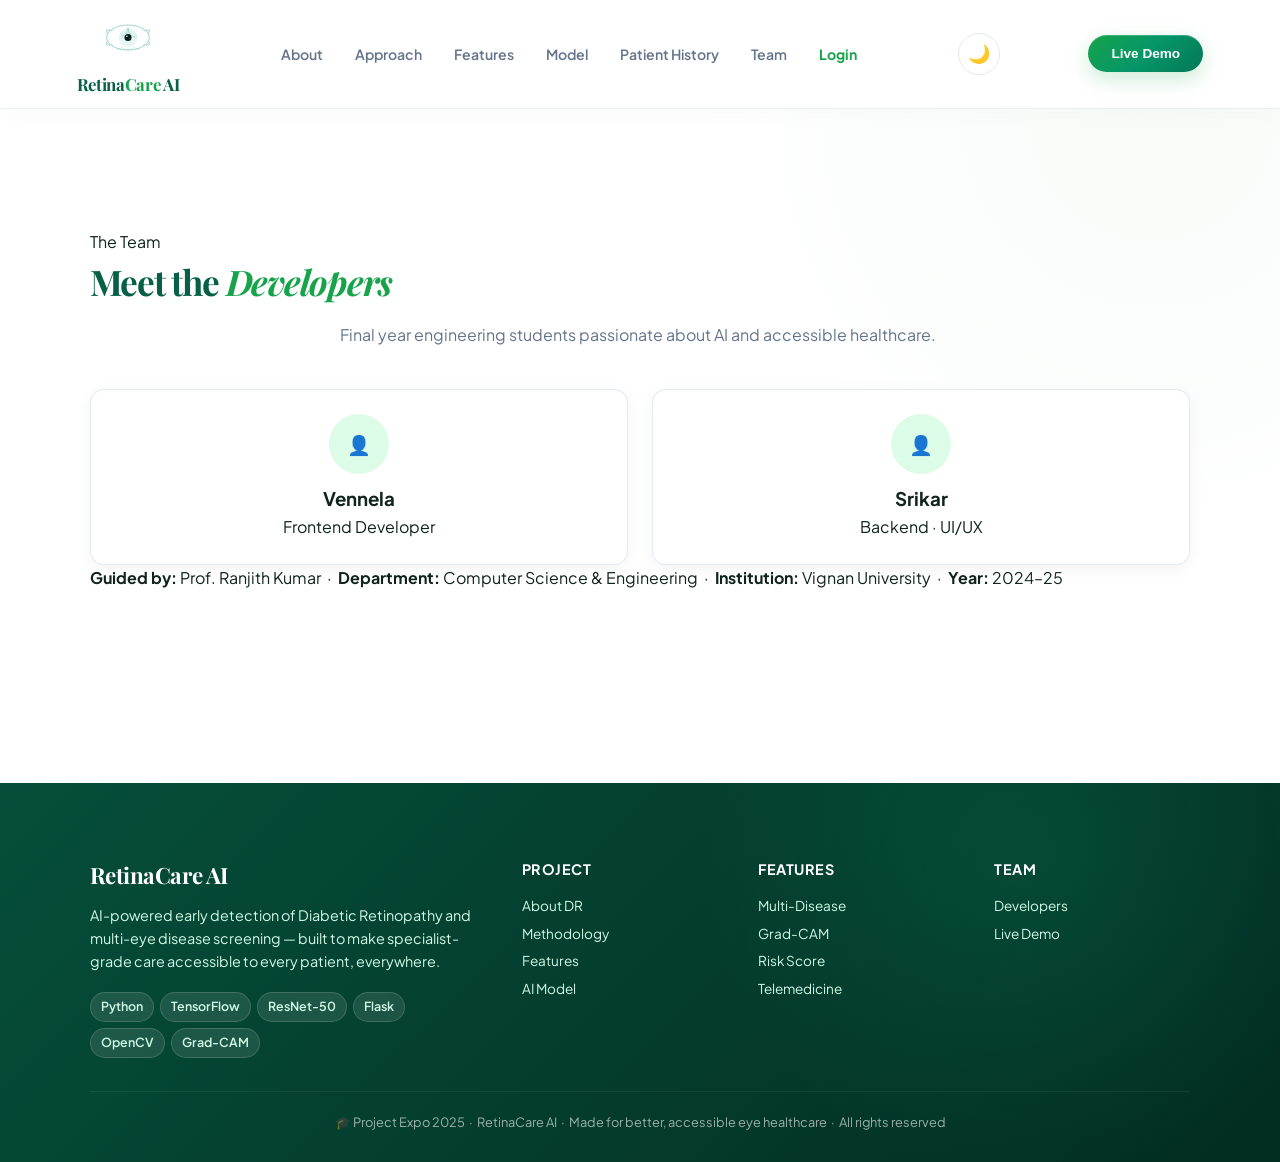
<file: frontend/team.html>
<!DOCTYPE html>
<html lang="en">

<head>
    <meta charset="UTF-8">
    <meta name="viewport" content="width=device-width, initial-scale=1.0">
    <title>Team - RetinaCare AI</title>
    <link
        href="https://fonts.googleapis.com/css2?family=Playfair+Display:wght@400;600;700&family=Plus+Jakarta+Sans:wght@300;400;500;600&display=swap"
        rel="stylesheet">
    <link rel="stylesheet" href="style.css">
<style>
/* ── TEAM PAGE DARK MODE ── */

.dark-theme .team-card {
    background: #111b17 !important;
    border-color: rgba(255,255,255,0.10) !important;
    color: #f1f5f9 !important;
}

.dark-theme .team-card h3 {
    color: #f8fafc !important;
}

.dark-theme .team-card p {
    color: #a8b5b0 !important;
}

.dark-theme .team-role {
    color: #86efac !important;
}

.dark-theme .team-info-card {
    background: #111b17 !important;
    border-color: rgba(255,255,255,0.10) !important;
    color: #cbd5e1 !important;
}

.dark-theme .team-info-card strong {
    color: #f8fafc !important;
}

.dark-theme .sec-sub {
    color: #9aa9a3 !important;
}
</style>
</head>

<body>

    <!-- ── NAV ── -->
    <nav>
        <div class="nav-logo">
            <img class="nav-logo-svg" src="retinacare-logo.svg" alt="">
            <a href="index.html" style="text-decoration: none; color: inherit;"><span class="nav-logo-text">Retina<span>Care</span> AI</span></a>
        </div>
        <div class="nav-links">
            <a href="about.html">About</a>
            <a href="approach.html">Approach</a>
            <a href="features.html">Features</a>
            <a href="model.html">Model</a>
            <a href="patient-history.html">Patient History</a>
            <a href="team.html">Team</a>
            <a href="login.html" style="color: var(--green-main); font-weight: 700;">Login</a>
        </div>
<button
    class="theme-toggle"
    id="theme-toggle"
    type="button"
    aria-label="Toggle dark mode"
    title="Toggle dark mode">
    🌙
</button>
        <button class="nav-pill" onclick="window.location.href='demo.html'">Live
            Demo</button>
    </nav>

    <!-- ── TEAM ── -->
    <section class="sec" id="team" style="padding-top: 120px;">
        <div class="max-w">
            <div class="sec-center reveal">
                <div class="sec-tag">The Team</div>
                <h2 class="sec-title">Meet the <em>Developers</em></h2>
                <p class="sec-sub" style="margin:0 auto;">Final year engineering students passionate about AI and
                    accessible healthcare.</p>
            </div>
            <div class="team-grid reveal">
                
                <div class="team-card">
                    <div class="t-avatar av-g">👤</div>
                    <h3>Vennela</h3>
                    <div class="team-role">Frontend Developer</div>
                    
                </div>
                <div class="team-card">
                    <div class="t-avatar av-g">👤</div>
                    <h3>Srikar</h3>
                    <div class="team-role">Backend · UI/UX</div>
                    
                </div>
            </div>
            <div class="team-info-card reveal">
                <p>
                    <strong>Guided by:</strong> Prof. Ranjith Kumar &nbsp;·&nbsp;
                    <strong>Department:</strong> Computer Science & Engineering &nbsp;·&nbsp;
                    <strong>Institution:</strong> Vignan University &nbsp;·&nbsp;
                    <strong>Year:</strong> 2024–25
                </p>
            </div>
        </div>
    </section>

    <!-- ── FOOTER ── -->
    <footer>
        <div class="footer-inner">
            <div>
                <div class="footer-brand-name">RetinaCare AI</div>
                <p class="footer-brand-desc">AI-powered early detection of Diabetic Retinopathy and multi-eye disease
                    screening — built to make specialist-grade care accessible to every patient, everywhere.</p>
                <div class="footer-tech" style="margin-top:1rem;">
                    <span class="ftag">Python</span>
                    <span class="ftag">TensorFlow</span>
                    <span class="ftag">ResNet-50</span>
                    <span class="ftag">Flask</span>
                    <span class="ftag">OpenCV</span>
                    <span class="ftag">Grad-CAM</span>
                </div>
            </div>
            <div class="footer-col">
                <h4>Project</h4>
                <a href="about.html">About DR</a>
                <a href="approach.html">Methodology</a>
                <a href="features.html">Features</a>
                <a href="model.html">AI Model</a>
            </div>
            <div class="footer-col">
                <h4>Features</h4>
                <a href="features.html">Multi-Disease</a>
                <a href="features.html">Grad-CAM</a>
                <a href="model.html">Risk Score</a>
                <a href="features.html">Telemedicine</a>
            </div>
            <div class="footer-col">
                <h4>Team</h4>
                <a href="team.html">Developers</a>
                <a href="demo.html">Live Demo</a>
            </div>
        </div>
        <div class="footer-bottom">
            🎓 Project Expo 2025 &nbsp;·&nbsp; RetinaCare AI &nbsp;·&nbsp; Made for better, accessible eye healthcare
            &nbsp;·&nbsp; All rights reserved
        </div>
    </footer>

    <script src="auth.js"></script>
    <script src="script.js"></script>
</body>

</html>
</file>
<file: frontend/style.css>
/* =========================
GLOBAL VARIABLES
========================= */

:root {
    --green-main: #16a34a;
    --green-dark: #166534;
    --green-soft: #dcfce7;
    --green-bg: #f0fdf4;
    --text: #1f2937;
    --muted: #6b7280;
    --border: #e5e7eb;
    --white: #ffffff;
    --radius: 14px;
    --font-display: 'Playfair Display', serif;
    --font-body: 'Plus Jakarta Sans', sans-serif;
}

/* =========================
RESET
========================= */

* {
    margin: 0;
    padding: 0;
    box-sizing: border-box;
}

body {
    font-family: var(--font-body);
    color: var(--text);
    background: white;
    line-height: 1.6;
}

/* =========================
NAVBAR
========================= */

nav {
    position: sticky;
    top: 0;
    background: white;
    border-bottom: 1px solid var(--border);
    padding: 10px 6%;
    display: flex;
    justify-content: space-between;
    align-items: center;
    z-index: 100;
    min-height: 100px;
}

/* ── LOGO ── */

.nav-logo {
    display: flex;
    flex-direction: column;
    align-items: center;
    gap: 4px;
    text-decoration: none;
    cursor: pointer;
}

.nav-logo-svg {
    width: 140px;
    height: 80px;
    display: block;
    transition: transform 0.3s ease;
}

.nav-logo:hover .nav-logo-svg {
    transform: scale(1.06);
}

.nav-logo-text {
    font-family: var(--font-display);
    font-size: 1.2rem;
    font-weight: 700;
    color: var(--green-dark);
    text-align: center;
    line-height: 1.2;
}

.nav-logo-text span {
    color: var(--green-main);
}

/* ── NAV LINKS ── */

.nav-links {
    display: flex;
    gap: 28px;
}

.nav-links a {
    text-decoration: none;
    font-size: 0.95rem;
    font-weight: 600;
    color: var(--muted);
    transition: all 0.3s cubic-bezier(0.25, 0.8, 0.25, 1);
    padding: 6px 14px;
    border-radius: 8px;
    display: inline-block;
}

.nav-links a:hover {
    color: var(--green-dark);
    background: var(--green-soft);
    transform: translateY(-2px);
}

.nav-links a:active {
    transform: translateY(1px) scale(0.95);
    background: rgba(22, 163, 74, 0.15);
}

.nav-pill {
    background: var(--green-main);
    color: white;
    padding: 10px 22px;
    border-radius: 100px;
    border: none;
    font-size: 0.85rem;
    font-weight: 600;
    cursor: pointer;
    transition: all 0.3s cubic-bezier(0.25, 0.8, 0.25, 1);
    box-shadow: 0 4px 10px rgba(22, 163, 74, 0.2);
}

.nav-pill:hover {
    background: var(--green-dark);
    transform: translateY(-3px);
    box-shadow: 0 8px 18px rgba(22, 163, 74, 0.35);
}

.nav-pill:active {
    transform: translateY(0);
    box-shadow: 0 4px 10px rgba(22, 163, 74, 0.2);
}

/* =========================
HERO
========================= */

.hero {
    min-height: 85vh;
    display: flex;
    flex-direction: column;
    justify-content: center;
    padding: 120px 6%;
    background: linear-gradient(180deg, var(--green-bg), white);
}

.hero-badge {
    display: inline-flex;
    align-items: center;
    gap: 8px;
    background: white;
    padding: 6px 16px;
    border-radius: 100px;
    font-size: 0.85rem;
    font-weight: 600;
    color: var(--green-dark);
    margin-bottom: 24px;
    box-shadow: 0 4px 12px rgba(0, 0, 0, 0.05);
}

.badge-dot {
    width: 8px;
    height: 8px;
    border-radius: 50%;
    background: var(--green-main);
    animation: pulse 2s infinite;
}

@keyframes pulse {
    0% {
        box-shadow: 0 0 0 0 rgba(22, 163, 74, 0.4);
    }

    70% {
        box-shadow: 0 0 0 6px rgba(22, 163, 74, 0);
    }

    100% {
        box-shadow: 0 0 0 0 rgba(22, 163, 74, 0);
    }
}

.hero h1 {
    font-family: var(--font-display);
    font-size: 3.2rem;
    margin-bottom: 14px;
    color: var(--green-dark);
}

.hero em {
    color: var(--green-main);
}

.hero p {
    max-width: 520px;
    color: var(--muted);
    margin-bottom: 25px;
}

.hero-btns {
    display: flex;
    gap: 15px;
    margin-bottom: 20px;
}

.hero-stats {
    display: flex;
    gap: 30px;
    margin-top: 30px;
}

.h-stat-num {
    font-size: 2.5rem;
    font-weight: 800;
    color: var(--green-main);
    line-height: 1.1;
}

.h-stat-lbl {
    font-size: 0.95rem;
    color: var(--muted);
    font-weight: 600;
    margin-top: 4px;
}

.hero-visual {
    max-width: 420px;
    margin: 60px auto 0;
    animation: float 6s ease-in-out infinite;
}

@keyframes float {
    0% {
        transform: translateY(0px);
    }

    50% {
        transform: translateY(-20px);
    }

    100% {
        transform: translateY(0px);
    }
}

.eye-frame {
    position: relative;
    padding: 24px;
    background: white;
    border-radius: var(--radius);
    box-shadow: 0 12px 35px rgba(0, 0, 0, 0.08);
}

.scan-label {
    text-align: center;
    font-size: 0.85rem;
    font-weight: 700;
    color: var(--muted);
    margin-bottom: 16px;
    text-transform: uppercase;
    letter-spacing: 1px;
}

.scan-line {
    position: absolute;
    left: 24px;
    right: 24px;
    height: 3px;
    background: var(--green-main);
    box-shadow: 0 0 20px var(--green-main);
    opacity: 0.8;
    z-index: 10;
    animation: scan 3s cubic-bezier(0.4, 0, 0.2, 1) infinite;
}

@keyframes scan {
    0% {
        top: 15%;
        opacity: 0;
    }

    10% {
        opacity: 0.8;
    }

    90% {
        opacity: 0.8;
    }

    100% {
        top: 70%;
        opacity: 0;
    }
}

.result-chips {
    display: flex;
    justify-content: center;
    gap: 10px;
    margin-top: 24px;
    flex-wrap: wrap;
}

.chip {
    padding: 6px 14px;
    border-radius: 50px;
    font-size: 0.8rem;
    font-weight: 600;
}

.chip-gold {
    background: #fef3c7;
    color: #d97706;
}

.chip-green {
    background: #dcfce7;
    color: #15803d;
}

.chip-blue {
    background: #dbeafe;
    color: #1d4ed8;
}

/* =========================
BUTTONS
========================= */

.btn-primary {
    background: var(--green-main);
    color: white;
    padding: 12px 28px;
    border-radius: 100px;
    border: none;
    font-weight: 600;
    font-size: 1rem;
    cursor: pointer;
    transition: all 0.3s cubic-bezier(0.25, 0.8, 0.25, 1);
    box-shadow: 0 6px 16px rgba(22, 163, 74, 0.25);
}

.btn-primary:hover {
    background: var(--green-dark);
    transform: translateY(-4px);
    box-shadow: 0 12px 24px rgba(22, 163, 74, 0.4);
}

.btn-primary:active {
    transform: translateY(0);
    box-shadow: 0 4px 10px rgba(22, 163, 74, 0.2);
}

.btn-ghost {
    border: 2px solid var(--green-main);
    background: white;
    color: var(--green-main);
    padding: 10px 26px;
    border-radius: 100px;
    font-weight: 600;
    font-size: 1rem;
    cursor: pointer;
    transition: all 0.3s cubic-bezier(0.25, 0.8, 0.25, 1);
}

.btn-ghost:hover {
    background: var(--green-main);
    color: white;
    transform: translateY(-4px);
    box-shadow: 0 12px 24px rgba(22, 163, 74, 0.25);
}

.btn-ghost:active {
    transform: translateY(0);
    box-shadow: none;
}

/* =========================
SECTION
========================= */

.sec {
    padding: 80px 6%;
}

.sec-alt {
    background: var(--green-bg);
}

.sec-title {
    font-family: var(--font-display);
    font-size: 2.2rem;
    margin-bottom: 10px;
    color: var(--green-dark);
}

.sec-title em {
    color: var(--green-main);
}

.sec-sub {
    max-width: 600px;
    color: var(--muted);
    margin-bottom: 40px;
}

/* =========================
ABOUT POINTS
========================= */

.what-points {
    display: flex;
    flex-direction: column;
    gap: 16px;
    margin-top: 20px;
}

.wpt {
    display: flex;
    gap: 14px;
    background: white;
    padding: 14px;
    border-radius: var(--radius);
    border: 1px solid var(--border);
    transition: transform 0.3s ease, box-shadow 0.3s ease;
}

.wpt:hover {
    transform: translateX(5px);
    box-shadow: 0 4px 15px rgba(0, 0, 0, 0.05);
}

.wpt-icon {
    width: 36px;
    height: 36px;
    background: var(--green-soft);
    display: flex;
    align-items: center;
    justify-content: center;
    border-radius: 8px;
}

/* =========================
PIPELINE
========================= */

.pipeline {
    display: grid;
    grid-template-columns: repeat(auto-fit, minmax(220px, 1fr));
    gap: 20px;
    margin-top: 40px;
}

.pipe-step {
    background: white;
    padding: 24px;
    border-radius: var(--radius);
    border: 1px solid var(--border);
    text-align: center;
    transition: transform 0.3s ease, box-shadow 0.3s ease, border-color 0.3s ease;
}

.pipe-step:hover {
    transform: translateY(-5px);
    box-shadow: 0 8px 20px rgba(0, 0, 0, 0.06);
    border-color: var(--green-main);
}

.pipe-num {
    width: 40px;
    height: 40px;
    border-radius: 50%;
    background: var(--green-soft);
    display: flex;
    align-items: center;
    justify-content: center;
    margin: auto auto 10px auto;
    font-weight: 700;
    color: var(--green-dark);
}

/* =========================
FEATURES
========================= */

.features-grid {
    display: grid;
    grid-template-columns: repeat(auto-fit, minmax(260px, 1fr));
    gap: 24px;
    margin-top: 40px;
}

.feat-card {
    background: white;
    padding: 30px;
    border-radius: var(--radius);
    border: 1px solid var(--border);
    transition: all 0.4s cubic-bezier(0.175, 0.885, 0.32, 1.275);
    position: relative;
    overflow: hidden;
    z-index: 1;
}

.feat-card::before {
    content: '';
    position: absolute;
    top: 0;
    left: 0;
    width: 100%;
    height: 100%;
    background: linear-gradient(135deg, rgba(22, 163, 74, 0.08) 0%, rgba(22, 163, 74, 0) 100%);
    opacity: 0;
    transition: opacity 0.4s ease;
    z-index: -1;
}

.feat-card:hover {
    transform: translateY(-12px);
    box-shadow: 0 15px 35px rgba(22, 163, 74, 0.15);
    border-color: var(--green-main);
}

.feat-card:hover::before {
    opacity: 1;
}

.feat-icon {
    font-size: 26px;
    margin-bottom: 10px;
    transition: transform 0.3s ease;
}

.feat-card:hover .feat-icon {
    transform: scale(1.15);
}

/* =========================
MODEL ARCHITECTURE
========================= */

.arch-card {
    background: white;
    padding: 24px;
    border-radius: var(--radius);
    border: 1px solid var(--border);
    margin-top: 30px;
    transition: box-shadow 0.3s ease;
}

.arch-card:hover {
    box-shadow: 0 8px 20px rgba(0, 0, 0, 0.05);
}

.arch-layer {
    display: flex;
    justify-content: space-between;
    padding: 10px;
    border-bottom: 1px solid var(--border);
    transition: background 0.2s ease, padding-left 0.2s ease;
}

.arch-layer:hover {
    background: var(--green-bg);
    padding-left: 15px;
    border-radius: 4px;
}

.arch-layer:last-child {
    border: none;
}

/* =========================
DEMO
========================= */

.demo-box {
    max-width: 520px;
    margin: auto;
    padding: 40px;
    border: 2px dashed var(--green-main);
    border-radius: var(--radius);
    text-align: center;
    transition: background 0.3s ease, border-color 0.3s ease;
}

.demo-box:hover {
    background: var(--green-bg);
    border-color: var(--green-dark);
}

.demo-result {
    margin-top: 20px;
    display: flex;
    justify-content: center;
    gap: 10px;
    flex-wrap: wrap;
}

/* =========================
TEAM
========================= */

.team-grid {
    display: grid;
    grid-template-columns: repeat(auto-fit, minmax(220px, 1fr));
    gap: 24px;
    margin-top: 40px;
}

.team-card {
    background: white;
    padding: 24px;
    border-radius: var(--radius);
    border: 1px solid var(--border);
    text-align: center;
    transition: transform 0.3s ease, box-shadow 0.3s ease;
}

.team-card:hover {
    transform: translateY(-8px);
    box-shadow: 0 10px 25px rgba(0, 0, 0, 0.08);
}

.t-avatar {
    width: 60px;
    height: 60px;
    margin: auto auto 10px auto;
    border-radius: 50%;
    background: var(--green-soft);
    display: flex;
    align-items: center;
    justify-content: center;
    font-size: 1.2rem;
    transition: transform 0.3s ease;
}

.team-card:hover .t-avatar {
    transform: scale(1.1) rotate(5deg);
}

/* =========================
FOOTER
========================= */

footer {
    background: var(--green-dark);
    color: white;
    padding: 60px 6%;
    margin-top: 80px;
}

.footer-inner {
    display: grid;
    grid-template-columns: 2fr 1fr 1fr 1fr;
    gap: 40px;
}

.footer-brand-name {
    font-family: var(--font-display);
    font-size: 1.4rem;
    font-weight: 700;
    margin-bottom: 10px;
}

.footer-brand-desc {
    font-size: 0.9rem;
    color: #d1fae5;
    line-height: 1.6;
}

.footer-col h4 {
    font-size: 0.9rem;
    font-weight: 700;
    margin-bottom: 14px;
    color: white;
    text-transform: uppercase;
    letter-spacing: 0.5px;
}

.footer-col a {
    display: block;
    color: #d1fae5;
    text-decoration: none;
    margin-bottom: 6px;
    font-size: 0.85rem;
    transition: color 0.2s ease, transform 0.2s ease;
}

.footer-col a:hover {
    color: white;
    transform: translateX(3px);
}

.ftag {
    display: inline-block;
    background: rgba(255, 255, 255, 0.1);
    color: #d1fae5;
    padding: 4px 10px;
    border-radius: 50px;
    font-size: 0.78rem;
    font-weight: 600;
    margin: 3px 3px 3px 0;
    border: 1px solid rgba(255, 255, 255, 0.15);
}

.footer-bottom {
    text-align: center;
    margin-top: 30px;
    font-size: 0.8rem;
    opacity: 0.6;
    border-top: 1px solid rgba(255, 255, 255, 0.1);
    padding-top: 20px;
}

/* =========================
RESPONSIVE
========================= */

@media (max-width: 768px) {
    .hero h1 {
        font-size: 2.2rem;
    }

    .nav-links {
        display: none;
    }

    .footer-inner {
        grid-template-columns: 1fr 1fr;
    }

    .hero {
        padding: 60px 5%;
    }

    .hero-stats {
        flex-wrap: wrap;
        gap: 16px;
    }

    .nav-logo-svg {
        width: 90px;
        height: 55px;
    }
}

/* =========================
ABOUT PAGE
========================= */

.eye-anatomy-svg {
    animation: float 6s ease-in-out infinite;
    filter: drop-shadow(0 15px 25px rgba(0, 0, 0, 0.05));
    border-radius: 16px;
}

.ray-beam {
    stroke-dasharray: 12 18;
    animation: flowingLight 1s linear infinite;
    opacity: 0.7;
    stroke-linecap: round;
}

.ray-beam-inner {
    stroke-dasharray: 8 12;
    animation: flowingLight 0.8s linear infinite;
    opacity: 0.5;
    stroke-linecap: round;
}

@keyframes flowingLight {
    from {
        stroke-dashoffset: 60;
    }

    to {
        stroke-dashoffset: 0;
    }
}

/* =========================
DR STAGES
========================= */

.stages-horizontal-wrapper {
    width: 100vw;
    margin-left: calc(-50vw + 50%);
    overflow-x: auto;
    padding: 20px 6%;
    -ms-overflow-style: none;
    scrollbar-width: none;
}

.stages-horizontal-wrapper::-webkit-scrollbar {
    display: none;
}

.stages-row-horizontal {
    display: flex;
    gap: 30px;
    width: max-content;
    padding-bottom: 20px;
}

.stage-h-card {
    width: 300px;
    padding: 30px;
    border-radius: 20px;
    background: white;
    box-shadow: 0 10px 30px rgba(0, 0, 0, 0.06);
    transition: transform 0.3s ease, box-shadow 0.3s ease;
    border: 1px solid var(--border);
    position: relative;
    overflow: hidden;
}

.stage-h-card:hover {
    transform: translateY(-10px);
    box-shadow: 0 20px 40px rgba(0, 0, 0, 0.1);
}

.stage-h-card::before {
    content: '';
    position: absolute;
    top: 0;
    left: 0;
    width: 100%;
    height: 6px;
}

.stage-h-0::before {
    background: linear-gradient(90deg, #16a34a, #22c55e);
}

.stage-h-1::before {
    background: linear-gradient(90deg, #ca8a04, #facc15);
}

.stage-h-2::before {
    background: linear-gradient(90deg, #d97706, #fb923c);
}

.stage-h-3::before {
    background: linear-gradient(90deg, #dc2626, #ef4444);
}

.stage-h-4::before {
    background: linear-gradient(90deg, #991b1b, #b91c1c);
}

.stage-em {
    font-size: 40px;
    margin-bottom: 15px;
}

.stage-h-card h4 {
    font-size: 1.3rem;
    color: var(--text);
    margin-bottom: 12px;
}

.stage-h-card p {
    color: var(--muted);
    font-size: 0.95rem;
    margin-bottom: 25px;
    line-height: 1.5;
}

.st-badge {
    display: inline-block;
    padding: 6px 14px;
    border-radius: 50px;
    font-size: 0.8rem;
    font-weight: 700;
    text-transform: uppercase;
    letter-spacing: 1px;
}

.badge-0 {
    background: #f0fdf4;
    color: #16a34a;
}

.badge-1 {
    background: #fefce8;
    color: #ca8a04;
}

.badge-2 {
    background: #fff7ed;
    color: #d97706;
}

.badge-3 {
    background: #fef2f2;
    color: #dc2626;
}

.badge-4 {
    background: #fee2e2;
    color: #991b1b;
}

/* =========================
GRAD-CAM
========================= */

.heatmap-svg {
    border-radius: 10px;
    box-shadow: 0 15px 35px rgba(0, 0, 0, 0.1);
}

.anim-stage {
    opacity: 0;
    animation: stageCycle 12s infinite;
}

.anim-stage-0 {
    animation-delay: 0s;
}

.anim-stage-2 {
    animation-delay: 4s;
}

.anim-stage-4 {
    animation-delay: 8s;
}

@keyframes stageCycle {
    0% {
        opacity: 0;
        transform: translateY(5px);
    }

    5%,
    28% {
        opacity: 1;
        transform: translateY(0);
    }

    33%,
    100% {
        opacity: 0;
        transform: translateY(-5px);
    }
}

/* =========================
FEATURES PAGE
========================= */

.feat-tag {
    display: inline-block;
    padding: 6px 14px;
    background: var(--green-soft);
    color: var(--green-dark);
    font-size: 0.75rem;
    font-weight: 700;
    border-radius: 50px;
    margin-top: 18px;
    text-transform: uppercase;
    letter-spacing: 0.5px;
}

.sec-dark {
    background: #064e3b;
    color: white;
}

.sec-title-white {
    color: white !important;
}

.sec-tag-white {
    display: inline-block;
    background: rgba(255, 255, 255, 0.15);
    color: #4ade80;
    padding: 6px 16px;
    border-radius: 100px;
    font-size: 0.85rem;
    font-weight: 700;
    margin-bottom: 20px;
    border: 1px solid rgba(74, 222, 128, 0.3);
}

.sec-sub-white {
    color: rgba(255, 255, 255, 0.8) !important;
    max-width: 600px;
}

.tele-grid {
    display: grid;
    grid-template-columns: repeat(auto-fit, minmax(260px, 1fr));
    gap: 30px;
    margin-top: 50px;
}

.tele-step {
    background: rgba(255, 255, 255, 0.05);
    padding: 35px 25px;
    border-radius: var(--radius);
    border: 1px solid rgba(255, 255, 255, 0.1);
    backdrop-filter: blur(10px);
    transition: all 0.4s cubic-bezier(0.175, 0.885, 0.32, 1.275);
    color: white;
}

.tele-step:hover {
    transform: translateY(-12px);
    box-shadow: 0 20px 40px rgba(0, 0, 0, 0.4);
    background: rgba(255, 255, 255, 0.1);
    border-color: rgba(74, 222, 128, 0.4);
}

.tele-num {
    font-size: 3rem;
    font-weight: 800;
    color: rgba(255, 255, 255, 0.08);
    line-height: 1;
    margin-bottom: 5px;
}

.tele-icon {
    font-size: 36px;
    margin-bottom: 20px;
    transition: transform 0.4s cubic-bezier(0.175, 0.885, 0.32, 1.275);
}

.tele-step:hover .tele-icon {
    transform: scale(1.2) rotate(-10deg);
}

.tele-step h3 {
    font-size: 1.35rem;
    margin-bottom: 12px;
    font-family: var(--font-display);
}

.tele-step p {
    font-size: 0.95rem;
    color: rgba(255, 255, 255, 0.75);
    line-height: 1.6;
}

.report-card {
    background: white;
    border-radius: 20px;
    overflow: hidden;
    box-shadow: 0 15px 40px rgba(0, 0, 0, 0.06);
    border: 1px solid var(--border);
    transition: transform 0.4s cubic-bezier(0.175, 0.885, 0.32, 1.275), box-shadow 0.4s ease;
}

.report-card:hover {
    transform: translateY(-12px) scale(1.02);
    box-shadow: 0 25px 50px rgba(22, 163, 74, 0.15);
    border-color: rgba(22, 163, 74, 0.3);
}

.rc-head {
    background: var(--green-dark);
    color: white;
    padding: 24px 30px;
    display: flex;
    justify-content: space-between;
    align-items: center;
}

.rc-head-title {
    font-weight: 600;
    font-family: var(--font-display);
    font-size: 1.25rem;
}

.rc-head-logo {
    font-size: 0.85rem;
    opacity: 0.7;
    font-weight: 500;
}

.rc-body {
    padding: 35px 30px;
}

.rc-patient {
    display: flex;
    align-items: center;
    gap: 18px;
    margin-bottom: 30px;
    padding-bottom: 25px;
    border-bottom: 1px solid var(--border);
}

.rc-avatar {
    width: 56px;
    height: 56px;
    background: var(--green-bg);
    color: var(--green-dark);
    border: 2px solid var(--green-soft);
    border-radius: 50%;
    display: flex;
    align-items: center;
    justify-content: center;
    font-weight: 700;
    font-size: 1.3rem;
}

.rc-name {
    font-weight: 700;
    font-size: 1.2rem;
    color: var(--text);
    margin-bottom: 4px;
}

.rc-id {
    font-size: 0.9rem;
    color: var(--muted);
}

.rc-row {
    display: flex;
    justify-content: space-between;
    padding: 14px 0;
    border-bottom: 1px dashed var(--border);
    font-size: 1rem;
}

.rc-row:last-of-type {
    border-bottom: none;
    margin-bottom: 25px;
}

.rc-key {
    color: var(--muted);
    font-weight: 500;
}

.rc-val {
    font-weight: 700;
    color: var(--text);
}

.rc-result {
    background: var(--green-bg);
    padding: 20px;
    border-radius: 12px;
    display: flex;
    gap: 15px;
    align-items: center;
    border-left: 5px solid var(--green-main);
}

.rc-result-dot {
    width: 12px;
    height: 12px;
    border-radius: 50%;
    background: var(--green-main);
    box-shadow: 0 0 10px var(--green-main);
}

.rc-result-text {
    font-size: 0.95rem;
    color: var(--green-dark);
    font-weight: 600;
    line-height: 1.4;
}

/* =========================
NAV LOGO ICON (compatibility)
========================= */

.nav-logo-icon {
    width: 48px;
    height: 48px;
    border-radius: 12px;
    display: flex;
    align-items: center;
    justify-content: center;
    flex-shrink: 0;
}

.nav-logo-icon svg {
    width: 30px;
    height: 30px;
}
/* =========================
LIVE PHOTO / CAMERA UI
========================= */

.demo-tabs {
    display: flex;
    justify-content: center;
    gap: 10px;
    margin-bottom: 30px;
}

.demo-tab {
    padding: 10px 24px;
    border-radius: 100px;
    border: 1px solid var(--border);
    background: white;
    font-weight: 600;
    font-size: 0.9rem;
    cursor: pointer;
    transition: all 0.3s ease;
    color: var(--muted);
}

.demo-tab.active {
    background: var(--green-main);
    color: white;
    border-color: var(--green-main);
    box-shadow: 0 4px 12px rgba(22, 163, 74, 0.2);
}

.demo-content {
    display: none;
    animation: fadeIn 0.4s ease forwards;
}

.demo-content.active {
    display: block;
}

@keyframes fadeIn {
    from { opacity: 0; transform: translateY(10px); }
    to { opacity: 1; transform: translateY(0); }
}

.camera-box {
    max-width: 520px;
    margin: auto;
    background: #000;
    border-radius: var(--radius);
    overflow: hidden;
    position: relative;
    border: 3px solid var(--green-main);
    box-shadow: 0 20px 40px rgba(0,0,0,0.2);
}

.video-container {
    width: 100%;
    aspect-ratio: 4/3;
    background: #111;
    position: relative;
    display: flex;
    align-items: center;
    justify-content: center;
}

#camera-video {
    width: 100%;
    height: 100%;
    object-fit: cover;
}

.camera-overlay {
    position: absolute;
    inset: 0;
    pointer-events: none;
    border: 2px solid rgba(22, 163, 74, 0.3);
    margin: 40px;
    border-radius: 10px;
    display: flex;
    align-items: center;
    justify-content: center;
}

.camera-overlay::before {
    content: '';
    position: absolute;
    width: 40px;
    height: 40px;
    top: -2px;
    left: -2px;
    border-top: 3px solid var(--green-main);
    border-left: 3px solid var(--green-main);
}

.camera-overlay::after {
    content: '';
    position: absolute;
    width: 40px;
    height: 40px;
    bottom: -2px;
    right: -2px;
    border-bottom: 3px solid var(--green-main);
    border-right: 3px solid var(--green-main);
}

.scan-bar {
    position: absolute;
    left: 0;
    right: 0;
    height: 2px;
    background: var(--green-main);
    box-shadow: 0 0 15px var(--green-main);
    opacity: 0.6;
    animation: scanVertical 4s linear infinite;
}

@keyframes scanVertical {
    0% { top: 0; }
    100% { top: 100%; }
}

.camera-controls {
    padding: 20px;
    background: white;
    display: flex;
    justify-content: center;
    gap: 15px;
    border-top: 1px solid var(--border);
}

.btn-capture {
    width: 60px;
    height: 60px;
    border-radius: 50%;
    background: var(--green-main);
    border: 4px solid var(--green-soft);
    cursor: pointer;
    transition: all 0.3s ease;
    display: flex;
    align-items: center;
    justify-content: center;
    box-shadow: 0 4px 15px rgba(22, 163, 74, 0.3);
}

.btn-capture:hover {
    transform: scale(1.1);
    background: var(--green-dark);
}

.btn-capture:active {
    transform: scale(0.9);
}

.capture-inner {
    width: 20px;
    height: 20px;
    background: white;
    border-radius: 4px;
}

.preview-container {
    width: 100%;
    aspect-ratio: 4/3;
    display: none;
    position: relative;
    background: #000;
}

#capture-canvas {
    display: none;
}

#photo-preview {
    width: 100%;
    height: 100%;
    object-fit: cover;
}

.demo-status {
    margin-top: 15px;
    font-size: 0.9rem;
    font-weight: 600;
    color: var(--green-dark);
    min-height: 20px;
}

.processing-overlay {
    position: absolute;
    inset: 0;
    background: rgba(255, 255, 255, 0.8);
    backdrop-filter: blur(4px);
    display: none;
    flex-direction: column;
    align-items: center;
    justify-content: center;
    z-index: 10;
}

.loader {
    width: 48px;
    height: 48px;
    border: 5px solid var(--green-soft);
    border-bottom-color: var(--green-main);
    border-radius: 50%;
    display: inline-block;
    animation: rotation 1s linear infinite;
    margin-bottom: 15px;
}

@keyframes rotation {
    0% { transform: rotate(0deg); }
    100% { transform: rotate(360deg); }
}

/* =========================
LOGIN PAGE
========================= */

.login-body {
    min-height: 100vh;
    display: flex;
    overflow-x: hidden;
    overflow-y: auto;
    background: #f8fafc;
}
.login-wrapper {
    display: flex;
    width: 100%;
    min-height: 100vh;
}

.login-visual {
    flex: 1.2;
    background: url('../assets/login_bg.png') no-repeat center center;
    background-size: cover;
    position: relative;
    display: flex;
    flex-direction: column;
    justify-content: flex-end;
    padding: 60px;
    z-index: 1;
}

.login-visual::before {
    content: '';
    position: absolute;
    inset: 0;
    background: linear-gradient(180deg, rgba(22, 163, 74, 0.1) 0%, rgba(22, 163, 74, 0.4) 100%);
    z-index: -1;
}

.login-visual-text {
    color: white;
    max-width: 400px;
}

.login-visual-text h2 {
    font-family: var(--font-display);
    font-size: 2.5rem;
    margin-bottom: 10px;
}

.login-content {
    flex: 1;
    display: flex;
    align-items: center;
    justify-content: center;
    padding: 40px;
    background: white;
}

.login-card {
    width: 100%;
    max-width: 420px;
    padding: 40px;
    border-radius: 24px;
    background: rgba(255, 255, 255, 0.8);
    backdrop-filter: blur(20px);
    border: 1px solid rgba(255, 255, 255, 0.3);
    box-shadow: 0 20px 50px rgba(0, 0, 0, 0.05);
}

.login-header {
    text-align: center;
    margin-bottom: 35px;
}

.login-header .logo-small {
    margin-bottom: 15px;
    display: flex;
    flex-direction: column;
    align-items: center;
    gap: 4px;
    justify-content: center;
}

.login-header h1 {
    font-size: 1.8rem;
    color: var(--green-dark);
    margin-bottom: 8px;
}

.login-header p {
    color: var(--muted);
    font-size: 0.95rem;
}

.login-form .form-group {
    margin-bottom: 20px;
}

.login-form label {
    display: block;
    margin-bottom: 8px;
    font-weight: 600;
    font-size: 0.85rem;
    color: var(--text);
}

.login-form input {
    width: 100%;
    padding: 14px 18px;
    border-radius: 12px;
    border: 1px solid var(--border);
    background: #f9fafb;
    font-family: inherit;
    font-size: 0.95rem;
    transition: all 0.3s ease;
}

.login-form input:focus {
    outline: none;
    border-color: var(--green-main);
    background: white;
    box-shadow: 0 0 0 4px var(--green-soft);
}

.login-options {
    display: flex;
    justify-content: space-between;
    align-items: center;
    margin-bottom: 25px;
    font-size: 0.85rem;
}

.login-options a {
    color: var(--green-main);
    text-decoration: none;
    font-weight: 600;
}

.login-options a:hover {
    text-decoration: underline;
}

.btn-login {
    width: 100%;
    padding: 14px;
    background: var(--green-main);
    color: white;
    border: none;
    border-radius: 12px;
    font-weight: 700;
    font-size: 1rem;
    cursor: pointer;
    transition: all 0.3s cubic-bezier(0.25, 0.8, 0.25, 1);
    box-shadow: 0 4px 12px rgba(22, 163, 74, 0.2);
}

.btn-login:hover {
    background: var(--green-dark);
    transform: translateY(-2px);
    box-shadow: 0 8px 20px rgba(22, 163, 74, 0.3);
}

.login-footer {
    text-align: center;
    margin-top: 30px;
    font-size: 0.9rem;
    color: var(--muted);
}

.login-footer a {
    color: var(--green-main);
    text-decoration: none;
    font-weight: 600;
}

.back-to-site {
    position: absolute;
    top: 40px;
    left: 40px;
    z-index: 10;
}

.btn-back {
    display: flex;
    align-items: center;
    gap: 8px;
    padding: 10px 20px;
    background: white;
    border-radius: 100px;
    text-decoration: none;
    color: var(--green-dark);
    font-weight: 600;
    font-size: 0.9rem;
    box-shadow: 0 4px 15px rgba(0, 0, 0, 0.1);
    transition: all 0.3s ease;
}

.btn-back:hover {
    transform: translateX(-5px);
    box-shadow: 0 6px 20px rgba(0, 0, 0, 0.15);
}

@media (max-width: 900px) {
    .login-visual {
        display: none;
    }
}

/* ── NAVBAR PROFILE AVATAR & DROPDOWN ── */
.nav-profile {
    position: relative;
    margin-left: 10px;
}

.nav-avatar-btn {
    width: 40px;
    height: 40px;
    border-radius: 50%;
    background: linear-gradient(135deg, var(--green-main), var(--green-dark));
    border: 2px solid var(--green-soft);
    cursor: pointer;
    display: flex;
    align-items: center;
    justify-content: center;
    transition: all 0.3s ease;
    box-shadow: 0 2px 10px rgba(22, 163, 74, 0.25);
}

.nav-avatar-btn:hover {
    transform: scale(1.08);
    box-shadow: 0 4px 16px rgba(22, 163, 74, 0.35);
}

.nav-avatar-initials {
    color: white;
    font-weight: 700;
    font-size: 0.85rem;
    letter-spacing: 0.5px;
    user-select: none;
}

.nav-profile-dropdown {
    position: absolute;
    top: calc(100% + 12px);
    right: 0;
    width: 260px;
    background: white;
    border-radius: 16px;
    box-shadow: 0 12px 40px rgba(0, 0, 0, 0.12);
    border: 1px solid var(--border);
    padding: 0;
    opacity: 0;
    visibility: hidden;
    transform: translateY(-8px) scale(0.96);
    transition: all 0.25s cubic-bezier(0.25, 0.8, 0.25, 1);
    z-index: 1000;
    overflow: hidden;
}

.nav-profile-dropdown.open {
    opacity: 1;
    visibility: visible;
    transform: translateY(0) scale(1);
}

.nav-profile-info {
    display: flex;
    align-items: center;
    gap: 12px;
    padding: 18px 18px 14px;
}

.nav-profile-avatar-lg {
    width: 44px;
    height: 44px;
    border-radius: 50%;
    background: linear-gradient(135deg, var(--green-main), var(--green-dark));
    color: white;
    display: flex;
    align-items: center;
    justify-content: center;
    font-weight: 700;
    font-size: 1rem;
    flex-shrink: 0;
}

.nav-profile-name {
    font-weight: 700;
    font-size: 0.95rem;
    color: var(--text);
}

.nav-profile-email {
    font-size: 0.8rem;
    color: var(--muted);
    margin-top: 2px;
}

.nav-profile-divider {
    border: none;
    border-top: 1px solid var(--border);
    margin: 0;
}

.nav-profile-item {
    display: flex;
    align-items: center;
    gap: 10px;
    padding: 12px 18px;
    font-size: 0.9rem;
    color: var(--text);
    text-decoration: none;
    cursor: pointer;
    border: none;
    background: none;
    width: 100%;
    font-family: inherit;
    transition: background 0.2s ease;
}

.nav-profile-item:hover {
    background: var(--green-soft);
}

.nav-profile-item svg {
    opacity: 0.6;
}

.nav-profile-logout {
    color: #dc2626;
}

.nav-profile-logout:hover {
    background: #fff1f2;
}

/* ── DOWNLOAD REPORT BUTTON ── */
.btn-download-report {
    display: inline-flex;
    align-items: center;
    gap: 8px;
    padding: 10px 22px;
    background: linear-gradient(135deg, var(--green-main), var(--green-dark));
    color: white;
    border: none;
    border-radius: 10px;
    font-weight: 700;
    font-size: 0.9rem;
    cursor: pointer;
    transition: all 0.3s ease;
    box-shadow: 0 4px 14px rgba(22, 163, 74, 0.25);
    margin-top: 8px;
}

.btn-download-report:hover {
    transform: translateY(-2px);
    box-shadow: 0 6px 20px rgba(22, 163, 74, 0.35);
}

.btn-download-report svg {
    flex-shrink: 0;
}
/* MODEL PAGE */

.model-section{
padding-top:120px;
}

.model-grid{
display:grid;
grid-template-columns:1fr 1fr;
gap:60px;
align-items:center;
max-width:1200px;
margin:auto;
}

.heatmap-container{
max-width:340px;
margin:auto;
border-radius:16px;
overflow:hidden;
box-shadow:0 20px 50px rgba(0,0,0,0.15);
border:1px solid var(--border);
}

.heatmap-svg{
width:100%;
}

.gradcam-label{
text-align:center;
font-size:0.85rem;
font-weight:700;
color:var(--green-main);
letter-spacing:1px;
margin-bottom:10px;
}

.heatmap-desc{
font-size:0.8rem;
text-align:center;
color:var(--muted);
margin-top:12px;
max-width:300px;
margin-left:auto;
margin-right:auto;
}

.arch-card{
background:white;
border-radius:16px;
padding:24px;
border:1px solid var(--border);
box-shadow:0 10px 30px rgba(0,0,0,0.06);
margin-top:20px;
}

.arch-head{
font-weight:700;
margin-bottom:14px;
color:var(--green-dark);
}

.arch-layer{
display:flex;
justify-content:space-between;
padding:10px 0;
border-bottom:1px solid var(--border);
font-size:0.9rem;
}

.arch-layer:last-child{
border:none;
}

.metrics-grid{
display:grid;
grid-template-columns:repeat(2,1fr);
gap:16px;
margin-top:20px;
}

.metric{
background:var(--green-bg);
padding:18px;
border-radius:12px;
text-align:center;
border:1px solid var(--green-soft);
}

.metric-num{
font-size:1.6rem;
font-weight:800;
color:var(--green-main);
}

.metric-lbl{
font-size:0.85rem;
color:var(--muted);
margin-top:4px;
}

@media(max-width:900px){

.model-grid{
grid-template-columns:1fr;
gap:40px;
}

.heatmap-container{
max-width:300px;
}

}
/* ===== GRAD-CAM STAGE ANIMATION ===== */

.anim-stage{
opacity:0;
animation:stageCycle 12s infinite;
}

.anim-stage-0{
animation-delay:0s;
}

.anim-stage-2{
animation-delay:4s;
}

.anim-stage-4{
animation-delay:8s;
}

@keyframes stageCycle{

0%{
opacity:0;
transform:translateY(5px);
}

5%,28%{
opacity:1;
transform:translateY(0);
}

33%,100%{
opacity:0;
transform:translateY(-5px);
}

}
/* =========================
FORGOT PASSWORD PAGE
========================= */

.forgot-body{
min-height:100vh;
display:flex;
align-items:center;
justify-content:center;
background:linear-gradient(180deg,var(--green-bg),white);
padding:40px;
}

/* card */

.forgot-card{
width:100%;
max-width:420px;
background:white;
padding:40px;
border-radius:20px;
border:1px solid var(--border);
box-shadow:0 20px 50px rgba(0,0,0,0.08);
text-align:center;
}

.forgot-brand{
display:flex;
flex-direction:column;
align-items:center;
gap:4px;
text-decoration:none;
margin-bottom:18px;
}

/* icon */

.forgot-icon{
width:60px;
height:60px;
border-radius:50%;
background:var(--green-soft);
display:flex;
align-items:center;
justify-content:center;
font-size:26px;
margin:0 auto 18px auto;
color:var(--green-dark);
}

/* heading */

.forgot-title{
font-family:var(--font-display);
font-size:1.8rem;
color:var(--green-dark);
margin-bottom:8px;
}

.forgot-sub{
font-size:0.9rem;
color:var(--muted);
margin-bottom:25px;
}

/* input */

.forgot-form input{
width:100%;
padding:14px 18px;
border-radius:12px;
border:1px solid var(--border);
background:#f9fafb;
font-size:0.95rem;
margin-bottom:18px;
transition:all .3s ease;
}

.forgot-form input:focus{
outline:none;
border-color:var(--green-main);
background:white;
box-shadow:0 0 0 4px var(--green-soft);
}

/* button */

.btn-reset{
width:100%;
padding:14px;
border:none;
border-radius:12px;
background:linear-gradient(135deg,var(--green-main),var(--green-dark));
color:white;
font-weight:700;
font-size:1rem;
cursor:pointer;
transition:all .3s ease;
box-shadow:0 6px 16px rgba(22,163,74,0.25);
}

.btn-reset:hover{
transform:translateY(-2px);
box-shadow:0 10px 25px rgba(22,163,74,0.35);
}

/* success message */

.reset-success{
margin-top:15px;
font-size:0.9rem;
color:var(--green-dark);
font-weight:600;
}

/* back to login */

.forgot-back{
margin-top:20px;
font-size:0.85rem;
}

.forgot-back a{
color:var(--green-main);
text-decoration:none;
font-weight:600;
}

.forgot-back a:hover{
text-decoration:underline;
}
.forgot-card{
animation:fadeUp .6s ease;
}

@keyframes fadeUp{
from{
opacity:0;
transform:translateY(20px);
}
to{
opacity:1;
transform:translateY(0);
}
}
/* =========================================================
   RETINACARE AI — PREMIUM HOMEPAGE
   ========================================================= */

.home-page {
    background: #f8fafc;
    overflow-x: hidden;
}

/* ---------- PREMIUM NAVBAR ---------- */

.home-page nav {
    min-height: 82px;
    padding: 8px 5.5%;
    background: rgba(255, 255, 255, 0.88);
    backdrop-filter: blur(18px);
    -webkit-backdrop-filter: blur(18px);
    border-bottom: 1px solid rgba(15, 23, 42, 0.07);
    box-shadow: 0 4px 25px rgba(15, 23, 42, 0.04);
}

.nav-logo--index {
    gap: 0;
}

.nav-logo--index .nav-logo-svg {
    width: 92px;
    height: 54px;
}

.nav-logo--index .nav-logo-text {
    font-family: var(--font-display);
    font-size: 1.25rem;
    font-weight: 700;
}

.home-page .nav-links {
    gap: 8px;
}

.home-page .nav-links a {
    padding: 9px 13px;
    border-radius: 10px;
    font-size: 0.88rem;
    color: #475569;
}

.home-page .nav-links a:hover {
    color: #047857;
    background: #ecfdf5;
    transform: none;
}

.home-page .nav-pill {
    padding: 11px 23px;
    background: linear-gradient(135deg, #059669, #047857);
    box-shadow: 0 8px 22px rgba(5, 150, 105, 0.22);
}

.home-page .nav-pill:hover {
    background: linear-gradient(135deg, #047857, #065f46);
    transform: translateY(-2px);
}

/* ---------- HERO ---------- */

.home-page .hero {
    position: relative;
    min-height: calc(100vh - 82px) !important;
    display: grid;
    grid-template-columns: minmax(0, 1.05fr) minmax(420px, 0.95fr);
    align-items: center;
    gap: 70px;
    padding: 75px 7%;
    background:
        radial-gradient(
            circle at 78% 38%,
            rgba(16, 185, 129, 0.13),
            transparent 30%
        ),
        radial-gradient(
            circle at 15% 80%,
            rgba(134, 239, 172, 0.16),
            transparent 28%
        ),
        linear-gradient(
            135deg,
            #f0fdf4 0%,
            #ffffff 55%,
            #ecfdf5 100%
        );
    overflow: hidden;
}

/* Decorative glow */

.home-page .hero::before {
    content: "";
    position: absolute;
    width: 500px;
    height: 500px;
    border-radius: 50%;
    right: -180px;
    top: -180px;
    background: rgba(16, 185, 129, 0.07);
    filter: blur(5px);
    pointer-events: none;
}

.home-page .hero::after {
    content: "";
    position: absolute;
    width: 320px;
    height: 320px;
    border-radius: 50%;
    left: -170px;
    bottom: -170px;
    background: rgba(34, 197, 94, 0.06);
    pointer-events: none;
}

/* ---------- HERO LEFT ---------- */

.home-page .hero > div:first-child {
    position: relative;
    z-index: 2;
    max-width: 680px;
}

.home-page .hero-badge {
    padding: 8px 17px;
    margin-bottom: 26px;
    border: 1px solid rgba(16, 185, 129, 0.16);
    box-shadow: 0 8px 25px rgba(15, 23, 42, 0.06);
    color: #065f46;
}

.home-page .badge-dot {
    background: #10b981;
}

.home-page .hero h1 {
    font-size: clamp(3.5rem, 5vw, 5.5rem);
    line-height: 0.98;
    letter-spacing: -2.5px;
    margin-bottom: 25px;
    color: #064e3b;
}

.home-page .hero h1 em {
    color: #059669;
    font-style: italic;
}

.home-page .hero p {
    max-width: 590px;
    font-size: 1.05rem;
    line-height: 1.8;
    color: #64748b;
    margin-bottom: 30px;
}

.home-page .hero-btns {
    gap: 12px;
    margin-bottom: 36px;
}

.home-page .btn-primary {
    padding: 14px 29px;
    background: linear-gradient(135deg, #059669, #047857);
    box-shadow: 0 12px 28px rgba(5, 150, 105, 0.22);
}

.home-page .btn-primary:hover {
    background: linear-gradient(135deg, #047857, #065f46);
    transform: translateY(-3px);
}

.home-page .btn-ghost {
    padding: 12px 27px;
    border: 1px solid rgba(5, 150, 105, 0.35);
    background: rgba(255, 255, 255, 0.75);
    color: #047857;
}

.home-page .btn-ghost:hover {
    background: #ecfdf5;
    color: #047857;
    transform: translateY(-3px);
}

/* ---------- HERO STATS ---------- */

.home-page .hero-stats {
    display: flex;
    gap: 0;
    margin-top: 10px;
    padding-top: 25px;
    border-top: 1px solid rgba(15, 23, 42, 0.09);
    max-width: 570px;
}

.home-page .h-stat {
    min-width: 145px;
    padding-right: 28px;
    margin-right: 28px;
    border-right: 1px solid rgba(15, 23, 42, 0.1);
}

.home-page .h-stat:last-child {
    border-right: none;
}

.home-page .h-stat-num {
    font-size: 2rem;
    letter-spacing: -1px;
    color: #059669;
}

.home-page .h-stat-lbl {
    font-size: 0.78rem;
    color: #64748b;
    font-weight: 600;
    margin-top: 5px;
}

/* ---------- HERO AI VISUAL ---------- */

.home-page .hero-visual {
    position: relative;
    z-index: 2;
    width: 100%;
    max-width: 540px;
    margin: 0 auto;
    animation: premiumFloat 6s ease-in-out infinite;
}

@keyframes premiumFloat {
    0%, 100% {
        transform: translateY(0);
    }

    50% {
        transform: translateY(-10px);
    }
}

.home-page .eye-frame {
    position: relative;
    padding: 25px;
    border-radius: 28px;
    background: rgba(255, 255, 255, 0.82);
    border: 1px solid rgba(255, 255, 255, 0.9);
    box-shadow:
        0 35px 80px rgba(15, 23, 42, 0.13),
        0 8px 25px rgba(5, 150, 105, 0.08);
    backdrop-filter: blur(18px);
    -webkit-backdrop-filter: blur(18px);
}

/* Small AI status bar */

.home-page .scan-label {
    display: flex;
    align-items: center;
    justify-content: center;
    gap: 8px;
    color: #334155;
    margin-bottom: 18px;
    font-size: 0.72rem;
    letter-spacing: 1.4px;
}

.home-page .scan-label::before {
    content: "";
    width: 7px;
    height: 7px;
    border-radius: 50%;
    background: #10b981;
    box-shadow: 0 0 0 5px rgba(16, 185, 129, 0.12);
}

/* Retinal visual */

.home-page .eye-frame > svg {
    display: block;
    border-radius: 20px !important;
    box-shadow:
        inset 0 0 0 1px rgba(5, 150, 105, 0.08),
        0 12px 30px rgba(15, 23, 42, 0.07);
}

/* Scanning line */

.home-page .scan-line {
    left: 25px;
    right: 25px;
    height: 2px;
    background: linear-gradient(
        90deg,
        transparent,
        #10b981,
        #34d399,
        transparent
    );
    box-shadow:
        0 0 12px rgba(16, 185, 129, 0.8),
        0 0 30px rgba(16, 185, 129, 0.35);
}

/* Result chips */

.home-page .result-chips {
    justify-content: flex-start;
    margin-top: 20px;
    gap: 8px;
}

.home-page .chip {
    padding: 7px 12px;
    font-size: 0.72rem;
    border: 1px solid rgba(15, 23, 42, 0.05);
}

/* Premium visual frame */

.home-page .eye-frame::after {
    content: "AI SCREENING";
    position: absolute;
    top: 17px;
    right: 23px;
    padding: 5px 9px;
    border-radius: 6px;
    font-size: 0.58rem;
    font-weight: 800;
    letter-spacing: 1px;
    color: #047857;
    background: #ecfdf5;
    border: 1px solid #bbf7d0;
}

/* ---------- FOOTER ---------- */

.home-page footer {
    margin-top: 0;
    background:
        radial-gradient(
            circle at 80% 20%,
            rgba(16, 185, 129, 0.14),
            transparent 25%
        ),
        #064e3b;
    padding: 70px 7% 35px;
}

.home-page .footer-brand-name {
    font-size: 1.7rem;
}

.home-page .footer-bottom {
    margin-top: 45px;
}

/* ---------- RESPONSIVE ---------- */

@media (max-width: 1050px) {

    .home-page .hero {
        grid-template-columns: 1fr;
        gap: 55px;
        padding-top: 65px;
        padding-bottom: 75px;
    }

    .home-page .hero > div:first-child {
        max-width: 750px;
    }

    .home-page .hero-visual {
        max-width: 600px;
    }

    .home-page .hero h1 {
        font-size: clamp(3rem, 7vw, 4.5rem);
    }
}

@media (max-width: 768px) {

    .home-page nav {
        min-height: 72px;
        padding: 7px 5%;
    }

    .nav-logo--index .nav-logo-svg {
        width: 76px;
        height: 48px;
    }

    .nav-logo--index .nav-logo-text {
        font-size: 0.9rem;
    }

    .home-page .hero {
        padding: 55px 5% 65px;
    }

    .home-page .hero h1 {
        font-size: 3rem;
        letter-spacing: -1.5px;
    }

    .home-page .hero p {
        font-size: 0.95rem;
    }

    .home-page .hero-stats {
        flex-wrap: wrap;
        gap: 20px;
    }

    .home-page .h-stat {
        min-width: 110px;
        padding-right: 18px;
        margin-right: 0;
    }

    .home-page .h-stat-num {
        font-size: 1.7rem;
    }

    .home-page .eye-frame {
        padding: 16px;
        border-radius: 22px;
    }

    .home-page .eye-frame::after {
        display: none;
    }
}
/* =========================================================
   RETINACARE AI   PREMIUM DESIGN SYSTEM
   Phase 1: Global visual upgrade
   ========================================================= */

/* ---------- PREMIUM COLOR SYSTEM ---------- */

:root {
    --green-main: #16a34a;
    --green-dark: #065f46;
    --green-deep: #022c22;
    --green-soft: #dcfce7;
    --green-bg: #f0fdf4;

    --text: #10231d;
    --text-soft: #334155;
    --muted: #64748b;

    --border: #e2e8f0;
    --white: #ffffff;

    --shadow-sm: 0 4px 16px rgba(15, 23, 42, 0.05);
    --shadow-md: 0 12px 35px rgba(15, 23, 42, 0.08);
    --shadow-lg: 0 25px 70px rgba(15, 23, 42, 0.12);

    --premium-gradient:
        linear-gradient(135deg, #16a34a 0%, #059669 50%, #047857 100%);
}


/* ---------- GLOBAL ---------- */

html {
    scroll-behavior: smooth;
}

body {
    color: var(--text);
    background:
        radial-gradient(
            circle at 90% 10%,
            rgba(22, 163, 74, 0.035),
            transparent 30%
        ),
        #ffffff;
    overflow-x: hidden;
}

::selection {
    background: rgba(22, 163, 74, 0.18);
    color: var(--green-deep);
}


/* ---------- NAVBAR ---------- */

nav {
    min-height: 86px;
    padding: 10px clamp(24px, 6vw, 90px);
    background: rgba(255, 255, 255, 0.90);
    backdrop-filter: blur(18px);
    -webkit-backdrop-filter: blur(18px);
    border-bottom: 1px solid rgba(226, 232, 240, 0.75);
    box-shadow: 0 4px 25px rgba(15, 23, 42, 0.025);
}

.nav-logo {
    transition: transform 0.3s ease;
}

.nav-logo:hover {
    transform: translateY(-2px);
}

.nav-logo-svg {
    width: 100px;
    height: 58px;
}

.nav-logo-text {
    font-size: 1.05rem;
    letter-spacing: -0.02em;
}

.nav-links {
    align-items: center;
    gap: 6px;
}

.nav-links a {
    position: relative;
    padding: 9px 13px;
    border-radius: 10px;
    font-size: 0.88rem;
    font-weight: 600;
    color: #64748b;
}

.nav-links a::after {
    content: "";
    position: absolute;
    left: 13px;
    right: 13px;
    bottom: 3px;
    height: 2px;
    border-radius: 10px;
    background: var(--green-main);
    transform: scaleX(0);
    transform-origin: center;
    transition: transform 0.25s ease;
}

.nav-links a:hover {
    color: var(--green-dark);
    background: rgba(220, 252, 231, 0.65);
    transform: none;
}

.nav-links a:hover::after {
    transform: scaleX(1);
}

.nav-pill {
    padding: 11px 23px;
    background: var(--premium-gradient);
    border-radius: 999px;
    box-shadow:
        0 7px 20px rgba(22, 163, 74, 0.22),
        inset 0 1px 0 rgba(255, 255, 255, 0.2);
}

.nav-pill:hover {
    background: linear-gradient(
        135deg,
        #15803d,
        #047857
    );
    transform: translateY(-2px);
}


/* ---------- GENERAL BUTTONS ---------- */

.btn-primary,
.btn-login,
.btn-reset {
    background: var(--premium-gradient);
    box-shadow:
        0 8px 22px rgba(22, 163, 74, 0.20),
        inset 0 1px 0 rgba(255, 255, 255, 0.18);
}

.btn-primary:hover,
.btn-login:hover,
.btn-reset:hover {
    background: linear-gradient(
        135deg,
        #15803d,
        #047857
    );
}


/* ---------- HERO ---------- */

.hero {
    position: relative;
    min-height: calc(100vh - 86px);
    padding: clamp(70px, 9vw, 130px) clamp(24px, 7vw, 100px);
    background:
        radial-gradient(
            circle at 80% 35%,
            rgba(16, 185, 129, 0.12),
            transparent 34%
        ),
        radial-gradient(
            circle at 5% 85%,
            rgba(74, 222, 128, 0.10),
            transparent 28%
        ),
        linear-gradient(
            180deg,
            #f4fff8 0%,
            #ffffff 72%
        );
}

.hero::before {
    content: "";
    position: absolute;
    width: 420px;
    height: 420px;
    right: -180px;
    top: 90px;
    border-radius: 50%;
    background: rgba(16, 185, 129, 0.055);
    filter: blur(5px);
    pointer-events: none;
}

.hero-badge {
    border: 1px solid rgba(22, 163, 74, 0.12);
    box-shadow:
        0 8px 25px rgba(15, 23, 42, 0.06),
        inset 0 1px 0 white;
}

.hero h1 {
    letter-spacing: -0.045em;
    line-height: 1.03;
}

.hero p {
    color: #64748b;
    line-height: 1.8;
}


/* ---------- HERO STATS ---------- */

.hero-stats {
    padding-top: 20px;
    border-top: 1px solid rgba(148, 163, 184, 0.22);
    max-width: 560px;
}

.h-stat {
    position: relative;
    padding-right: 30px;
}

.h-stat:not(:last-child)::after {
    content: "";
    position: absolute;
    right: 0;
    top: 4px;
    height: 48px;
    width: 1px;
    background: #e2e8f0;
}

.h-stat-num {
    letter-spacing: -0.04em;
}


/* ---------- HERO AI CARD ---------- */

.hero-visual {
    position: relative;
    z-index: 2;
}

.eye-frame {
    border: 1px solid rgba(226, 232, 240, 0.8);
    border-radius: 26px;
    box-shadow:
        0 30px 70px rgba(15, 23, 42, 0.10),
        0 10px 30px rgba(22, 163, 74, 0.06);
    backdrop-filter: blur(10px);
    overflow: hidden;
}

.eye-frame::before {
    content: "";
    position: absolute;
    inset: 0;
    border-radius: inherit;
    pointer-events: none;
    background:
        linear-gradient(
            135deg,
            rgba(255,255,255,0.5),
            transparent 35%
        );
}

.scan-label {
    letter-spacing: 1.5px;
    font-size: 0.72rem;
}

.result-chips {
    padding-bottom: 3px;
}

.chip {
    border: 1px solid rgba(255,255,255,0.5);
    box-shadow: 0 3px 10px rgba(15,23,42,0.04);
}


/* ---------- SECTION HEADINGS ---------- */

.sec {
    position: relative;
    padding: clamp(70px, 8vw, 110px) clamp(24px, 7vw, 100px);
}

.sec-title {
    letter-spacing: -0.035em;
}

.sec-sub {
    line-height: 1.8;
}


/* ---------- CARDS ---------- */

.feat-card,
.pipe-step,
.team-card,
.arch-card,
.report-card,
.stage-h-card {
    border-color: rgba(226, 232, 240, 0.9);
    box-shadow: var(--shadow-sm);
}

.feat-card:hover,
.pipe-step:hover,
.team-card:hover,
.stage-h-card:hover {
    box-shadow: var(--shadow-lg);
}


/* ---------- PREMIUM FEATURE CARDS ---------- */

.feat-card {
    border-radius: 20px;
    padding: 30px;
}

.feat-card::after {
    content: "";
    position: absolute;
    width: 100px;
    height: 100px;
    right: -50px;
    top: -50px;
    border-radius: 50%;
    background: rgba(22, 163, 74, 0.07);
    transition: transform 0.4s ease;
}

.feat-card:hover::after {
    transform: scale(1.7);
}


/* ---------- PIPELINE ---------- */

.pipe-step {
    border-radius: 20px;
    padding: 28px;
    position: relative;
}

.pipe-num {
    box-shadow:
        0 6px 15px rgba(22, 163, 74, 0.12);
}


/* ---------- STAGES ---------- */

.stage-h-card {
    border-radius: 22px;
    box-shadow:
        0 12px 35px rgba(15, 23, 42, 0.06);
}

.stage-h-card:hover {
    box-shadow:
        0 25px 55px rgba(15, 23, 42, 0.12);
}


/* ---------- DEMO ---------- */

.demo-box {
    border: 1px dashed rgba(22, 163, 74, 0.45);
    border-radius: 24px;
    background:
        linear-gradient(
            145deg,
            rgba(240, 253, 244, 0.8),
            #ffffff
        );
    box-shadow: var(--shadow-md);
}

.demo-box:hover {
    background:
        linear-gradient(
            145deg,
            #f0fdf4,
            #ffffff
        );
}


/* ---------- MODEL ---------- */

.arch-card {
    border-radius: 22px;
    box-shadow: var(--shadow-md);
}

.metric {
    border-radius: 16px;
    box-shadow: 0 5px 15px rgba(22, 163, 74, 0.04);
}


/* ---------- FOOTER ---------- */

footer {
    position: relative;
    background:
        radial-gradient(
            circle at 80% 20%,
            rgba(16, 185, 129, 0.14),
            transparent 30%
        ),
        linear-gradient(
            135deg,
            #064e3b,
            #022c22
        );
    padding: 75px clamp(24px, 7vw, 100px) 30px;
    margin-top: 90px;
}

.footer-brand-name {
    letter-spacing: -0.02em;
}

.footer-col a {
    transition:
        color 0.2s ease,
        transform 0.2s ease;
}

.ftag {
    backdrop-filter: blur(8px);
    transition:
        background 0.2s ease,
        transform 0.2s ease;
}

.ftag:hover {
    background: rgba(255,255,255,0.16);
    transform: translateY(-2px);
}


/* ---------- SCROLL REVEAL ---------- */

@keyframes premiumFadeUp {
    from {
        opacity: 0;
        transform: translateY(18px);
    }
    to {
        opacity: 1;
        transform: translateY(0);
    }
}

.sec-title,
.sec-sub,
.feat-card,
.pipe-step,
.team-card,
.stage-h-card {
    animation: premiumFadeUp 0.7s ease both;
}


/* ---------- FOCUS ACCESSIBILITY ---------- */

button:focus-visible,
a:focus-visible,
input:focus-visible {
    outline: 3px solid rgba(22, 163, 74, 0.25);
    outline-offset: 3px;
}


/* ---------- MOBILE ---------- */

@media (max-width: 900px) {

    nav {
        min-height: 76px;
        padding: 8px 20px;
    }

    .nav-logo-svg {
        width: 82px;
        height: 48px;
    }

    .nav-logo-text {
        font-size: 0.95rem;
    }

    .nav-pill {
        padding: 9px 17px;
        font-size: 0.78rem;
    }

    .hero {
        padding-top: 70px;
    }

    .hero-stats {
        gap: 20px;
    }

    .hero-visual {
        margin-top: 50px;
    }
}

@media (max-width: 600px) {

    .nav-links {
        display: none;
    }

    nav {
        justify-content: space-between;
    }

    .hero h1 {
        font-size: 2.4rem;
    }

    .hero-btns {
        flex-direction: column;
        align-items: stretch;
    }

    .hero-btns button {
        width: 100%;
    }

    .hero-stats {
        display: grid;
        grid-template-columns: repeat(2, 1fr);
    }

    .h-stat:not(:last-child)::after {
        display: none;
    }

    .footer-inner {
        grid-template-columns: 1fr;
        gap: 30px;
    }
}


/* ---------- REDUCED MOTION ---------- */

@media (prefers-reduced-motion: reduce) {

    *,
    *::before,
    *::after {
        animation-duration: 0.01ms !important;
        animation-iteration-count: 1 !important;
        transition-duration: 0.01ms !important;
        scroll-behavior: auto !important;
    }
}

/* =====================================================
   RETINACARE AI — GLOBAL DARK MODE
===================================================== */

.theme-toggle {
    width: 42px;
    height: 42px;

    display: flex;
    align-items: center;
    justify-content: center;

    border: 1px solid #e2e8f0;
    border-radius: 50%;

    background: #ffffff;
    color: #334155;

    cursor: pointer;

    font-size: 18px;

    transition:
        background .25s ease,
        color .25s ease,
        border-color .25s ease,
        transform .2s ease;
}

.theme-toggle:hover {
    transform: translateY(-2px);
}


/* =====================================================
   DARK THEME
===================================================== */

body.dark-theme {
    background: #07110d;
    color: #e2e8f0;
}

body.dark-theme nav {
    background: rgba(7,17,13,.94);
    border-bottom-color: #183126;
}

body.dark-theme .nav-links a {
    color: #cbd5e1;
}

body.dark-theme .nav-logo-text {
    color: #f8fafc;
}

body.dark-theme .sec,
body.dark-theme .sec-alt {
    background: #07110d;
}

body.dark-theme .sec-alt {
    background: #0b1711;
}

body.dark-theme .sec-title,
body.dark-theme h1,
body.dark-theme h2,
body.dark-theme h3,
body.dark-theme h4 {
    color: #f8fafc;
}

body.dark-theme .sec-sub,
body.dark-theme p {
    color: #94a3b8;
}


/* Cards */

body.dark-theme .card,
body.dark-theme .feature-card,
body.dark-theme .info-card,
body.dark-theme .architecture-node,
body.dark-theme .demo-box,
body.dark-theme .demo-result {
    background: #0d1b14;
    border-color: #1d3a2b;
    color: #e2e8f0;
}


/* Inputs */

body.dark-theme input,
body.dark-theme textarea,
body.dark-theme select {
    background: #0b1711;
    color: #f8fafc;
    border-color: #294638;
}

body.dark-theme input::placeholder,
body.dark-theme textarea::placeholder {
    color: #64748b;
}


/* Buttons */

body.dark-theme .theme-toggle {
    background: #102219;
    color: #86efac;
    border-color: #29513b;
}


/* Tables */

body.dark-theme table {
    background: #0d1b14;
    color: #e2e8f0;
}

body.dark-theme th {
    background: #13271c;
    color: #86efac;
}

body.dark-theme td {
    border-color: #234333;
}


/* Footer */

body.dark-theme footer {
    background: #040a07;
    border-top-color: #183126;
}

body.dark-theme .footer-brand-desc,
body.dark-theme .footer-col a {
    color: #94a3b8;
}


/* Grad-CAM */

body.dark-theme .gradcam-result {
    background: #0d1b14;
    border-color: #1d3a2b;
}

body.dark-theme .gradcam-description,
body.dark-theme .gradcam-note {
    color: #94a3b8;
}

body.dark-theme .gradcam-image-wrap {
    background: #07110d;
    border-color: #234333;
}


/* Smooth theme transition */

body,
nav,
section,
.card,
.feature-card,
.info-card,
.architecture-node,
.demo-box,
.demo-result,
.gradcam-result,
footer,
input,
textarea,
select,
table,
td,
th {
    transition:
        background-color .3s ease,
        color .3s ease,
        border-color .3s ease;
}


/* Accessibility */

@media (prefers-reduced-motion: reduce) {

    body,
    nav,
    section,
    .card,
    .feature-card,
    .info-card,
    .architecture-node,
    .demo-box,
    .demo-result,
    .gradcam-result,
    footer,
    input,
    textarea,
    select,
    table,
    td,
    th {
        transition: none;
    }

}/* =====================================================
   HOMEPAGE — DARK THEME
===================================================== */

body.dark-theme .hero {
    background: #07110d !important;
}

body.dark-theme .hero::before,
body.dark-theme .hero::after {
    opacity: .15;
}

body.dark-theme .hero h1,
body.dark-theme .hero h2 {
    color: #f8fafc;
}

body.dark-theme .hero p {
    color: #94a3b8;
}

body.dark-theme .hero-card,
body.dark-theme .hero-visual,
body.dark-theme .hero-panel {
    background: #0d1b14 !important;
    border-color: #1d3a2b !important;
}

body.dark-theme .hero .stat {
    color: #e2e8f0;
}

body.dark-theme .hero .stat-label {
    color: #94a3b8;
}

/* Homepage white sections */

body.dark-theme .home-section,
body.dark-theme .hero-section,
body.dark-theme .stats-section {
    background: #07110d !important;
}

/* White backgrounds used by homepage cards */

body.dark-theme .hero-card *,
body.dark-theme .hero-visual * {
    border-color: #234333;
}
/* =====================================================
   APPROACH PAGE — DARK THEME
===================================================== */

body.dark-theme section {
    background-color: #07110d !important;
    color: #e2e8f0;
}

body.dark-theme .hero,
body.dark-theme .sec,
body.dark-theme .sec-alt {
    background: #07110d !important;
}

/* Approach hero */

body.dark-theme .hero h1,
body.dark-theme .hero h2,
body.dark-theme .hero h3,
body.dark-theme section h1,
body.dark-theme section h2,
body.dark-theme section h3 {
    color: #f8fafc;
}

body.dark-theme .hero p,
body.dark-theme section p {
    color: #94a3b8;
}

/* Pipeline container */

body.dark-theme .pipeline,
body.dark-theme .pipeline-card,
body.dark-theme .process-visual,
body.dark-theme .workflow,
body.dark-theme .workflow-container {
    background: #0b1711 !important;
    border-color: #1d3a2b !important;
}

/* Pipeline steps */

body.dark-theme .pv-step,
body.dark-theme .workflow-step {
    background: #0d1b14 !important;
    border-color: #1d3a2b !important;
    color: #e2e8f0;
}

body.dark-theme .pv-step h3,
body.dark-theme .workflow-step h3 {
    color: #f8fafc;
}

body.dark-theme .pv-step p,
body.dark-theme .workflow-step p {
    color: #94a3b8;
}

/* Pipeline numbers */

body.dark-theme .pv-number {
    background: #102219 !important;
    color: #86efac !important;
    border-color: #29513b !important;
}

/* Technical cards */

body.dark-theme .architecture-node,
body.dark-theme .tech-card,
body.dark-theme .method-card {
    background: #0d1b14 !important;
    border-color: #1d3a2b !important;
    color: #e2e8f0;
}

/* Any white cards inside sections */

body.dark-theme section .card,
body.dark-theme section .info-card,
body.dark-theme section .feature-card {
    background: #0d1b14 !important;
    border-color: #1d3a2b !important;
    color: #e2e8f0;
}
/* =====================================================
   APPROACH DARK MODE — HERO FIX
===================================================== */

body.dark-theme .hero {
    background: #07110d !important;
}

body.dark-theme .hero h1 {
    color: #f8fafc !important;
}

body.dark-theme .hero h1 em {
    color: #22c55e !important;
}

body.dark-theme .hero p {
    color: #94a3b8 !important;
}
/* =========================================================
   LOGIN / REGISTER WELCOME POPUP
   ========================================================= */

.auth-popup-overlay {
    position: fixed;
    inset: 0;
    z-index: 99999;

    display: none;
    align-items: center;
    justify-content: center;

    background: rgba(2, 6, 23, 0.68);
    backdrop-filter: blur(8px);

    padding: 20px;
}

.auth-popup-overlay.show {
    display: flex;
}

.auth-popup {
    width: min(440px, 100%);
    padding: 38px 34px;

    border-radius: 24px;

    background: linear-gradient(
        145deg,
        #10251a,
        #091710
    );

    border: 1px solid rgba(74, 222, 128, 0.22);

    box-shadow:
        0 30px 80px rgba(0, 0, 0, 0.45),
        inset 0 1px 0 rgba(255,255,255,0.04);

    text-align: center;

    animation: authPopupIn 0.45s ease both;
}

@keyframes authPopupIn {
    from {
        opacity: 0;
        transform: translateY(25px) scale(0.94);
    }

    to {
        opacity: 1;
        transform: translateY(0) scale(1);
    }
}

.auth-popup-icon {
    width: 64px;
    height: 64px;

    margin: 0 auto 18px;

    display: flex;
    align-items: center;
    justify-content: center;

    border-radius: 18px;

    background: rgba(34, 197, 94, 0.12);
    border: 1px solid rgba(74, 222, 128, 0.20);

    font-size: 30px;
}

.auth-popup h2 {
    margin: 0 0 10px;

    color: #f8fafc;

    font-size: 1.7rem;
    font-weight: 700;
}

.auth-popup h2 span {
    color: #4ade80;
}

.auth-popup p {
    margin: 0 auto 26px;

    max-width: 340px;

    color: #94a3b8;

    line-height: 1.6;
    font-size: 0.94rem;
}

.auth-popup-buttons {
    display: flex;
    gap: 12px;
    justify-content: center;
}

.auth-popup-btn {
    flex: 1;

    padding: 13px 20px;

    border-radius: 12px;

    font-family: inherit;
    font-size: 0.92rem;
    font-weight: 700;

    cursor: pointer;

    transition:
        transform 0.2s ease,
        box-shadow 0.2s ease,
        background 0.2s ease;
}

.auth-popup-login {
    background: transparent;
    color: #86efac;
    border: 1px solid #29513b;
}

.auth-popup-login:hover {
    background: rgba(34, 197, 94, 0.08);
    border-color: #4ade80;
    transform: translateY(-2px);
}

.auth-popup-register {
    background: #16a34a;
    color: white;
    border: 1px solid #16a34a;
}

.auth-popup-register:hover {
    background: #22c55e;
    transform: translateY(-2px);
    box-shadow: 0 10px 25px rgba(34,197,94,0.20);
}

.auth-popup-close {
    position: absolute;

    top: 14px;
    right: 16px;

    width: 34px;
    height: 34px;

    border: none;
    border-radius: 50%;

    background: rgba(255,255,255,0.06);

    color: #94a3b8;

    font-size: 20px;

    cursor: pointer;

    transition:
        background 0.2s ease,
        color 0.2s ease;
}

.auth-popup-close:hover {
    background: rgba(255,255,255,0.12);
    color: #f8fafc;
}

@media (max-width: 520px) {

    .auth-popup {
        padding: 32px 22px;
    }

    .auth-popup-buttons {
        flex-direction: column;
    }

    .auth-popup-btn {
        width: 100%;
    }
}
/* ── DEMO LOGIN REQUIRED POPUP ── */

.demo-login-overlay {
    position: fixed;
    inset: 0;
    z-index: 99999;
    display: none;
    align-items: center;
    justify-content: center;
    padding: 20px;
    background: rgba(3, 15, 11, 0.72);
    backdrop-filter: blur(10px);
}

.demo-login-overlay.show {
    display: flex;
    animation: demoPopupFade 0.3s ease;
}

.demo-login-popup {
    position: relative;
    width: min(460px, 100%);
    padding: 42px 38px;
    text-align: center;
    border-radius: 26px;
    background: #ffffff;
    border: 1px solid rgba(22, 163, 74, 0.15);
    box-shadow: 0 30px 80px rgba(0, 0, 0, 0.25);
    animation: demoPopupScale 0.35s ease;
}

.demo-login-close {
    position: absolute;
    top: 14px;
    right: 16px;
    width: 36px;
    height: 36px;
    border: none;
    border-radius: 50%;
    background: #f1f5f3;
    color: #64748b;
    font-size: 24px;
    line-height: 1;
    cursor: pointer;
}

.demo-login-close:hover {
    background: #e2e8f0;
}

.demo-login-icon {
    width: 68px;
    height: 68px;
    margin: 0 auto 18px;
    display: flex;
    align-items: center;
    justify-content: center;
    border-radius: 20px;
    background: #e8f8f0;
    font-size: 30px;
}

.demo-login-tag {
    margin-bottom: 8px;
    color: #16a34a;
    font-size: 0.78rem;
    font-weight: 800;
    letter-spacing: 1.5px;
    text-transform: uppercase;
}

.demo-login-popup h2 {
    margin: 0 0 12px;
    color: #12352b;
    font-family: var(--font-display);
    font-size: 2rem;
}

.demo-login-popup p {
    margin: 0 auto 26px;
    max-width: 360px;
    color: #64748b;
    font-size: 0.96rem;
    line-height: 1.7;
}

.demo-login-actions {
    display: flex;
    flex-direction: column;
    gap: 10px;
}

.demo-login-primary,
.demo-login-secondary {
    width: 100%;
    padding: 14px 20px;
    border-radius: 13px;
    font-family: inherit;
    font-size: 0.95rem;
    font-weight: 700;
    cursor: pointer;
    transition: 0.2s ease;
}

.demo-login-primary {
    border: none;
    background: #078f68;
    color: white;
    box-shadow: 0 10px 24px rgba(7, 143, 104, 0.22);
}

.demo-login-primary:hover {
    transform: translateY(-2px);
    background: #067d5c;
}

.demo-login-secondary {
    border: 1px solid #b7dfd0;
    background: #f7fffb;
    color: #087b5b;
}

.demo-login-secondary:hover {
    background: #ecfdf5;
}

@keyframes demoPopupFade {
    from {
        opacity: 0;
    }
    to {
        opacity: 1;
    }
}

@keyframes demoPopupScale {
    from {
        opacity: 0;
        transform: scale(0.92) translateY(12px);
    }
    to {
        opacity: 1;
        transform: scale(1) translateY(0);
    }
}

/* Dark mode */
.dark-theme .demo-login-popup {
    background: #101b17;
    border-color: rgba(134, 239, 172, 0.15);
}

.dark-theme .demo-login-popup h2 {
    color: #f1f5f9;
}

.dark-theme .demo-login-popup p {
    color: #a8b5b0;
}

.dark-theme .demo-login-icon {
    background: #173127;
}

.dark-theme .demo-login-close {
    background: #1c2924;
    color: #cbd5e1;
}

.dark-theme .demo-login-secondary {
    background: #14231d;
    border-color: #285542;
    color: #86efac;
}

@media (max-width: 520px) {
    .demo-login-popup {
        padding: 36px 24px;
        border-radius: 22px;
    }

    .demo-login-popup h2 {
        font-size: 1.7rem;
    }
}
/* =====================================================
   RETINACARE AI — GLOBAL TOAST NOTIFICATIONS
===================================================== */

.rc-toast-container {
    position: fixed;
    top: 90px;
    right: 24px;
    z-index: 999999;
    display: flex;
    flex-direction: column;
    gap: 12px;
    pointer-events: none;
}

.rc-toast {
    position: relative;
    width: min(390px, calc(100vw - 40px));
    padding: 16px 18px;
    display: flex;
    align-items: center;
    gap: 13px;
    overflow: hidden;
    border: 1px solid rgba(22, 163, 74, 0.15);
    border-radius: 18px;
    background: rgba(255, 255, 255, 0.96);
    backdrop-filter: blur(18px);
    -webkit-backdrop-filter: blur(18px);
    box-shadow:
        0 18px 45px rgba(15, 23, 42, 0.16),
        0 4px 14px rgba(15, 23, 42, 0.08);
    pointer-events: auto;
    animation: rcToastIn 0.5s cubic-bezier(.21, 1.02, .73, 1) forwards;
}

.rc-toast.rc-toast-out {
    animation: rcToastOut 0.35s ease forwards;
}

.rc-toast-icon {
    width: 42px;
    height: 42px;
    min-width: 42px;
    display: flex;
    align-items: center;
    justify-content: center;
    border-radius: 13px;
    font-size: 19px;
    font-weight: 800;
}

.rc-toast-content {
    flex: 1;
    min-width: 0;
}

.rc-toast-title {
    margin: 0 0 3px;
    color: #12352b;
    font-size: 0.9rem;
    font-weight: 800;
    letter-spacing: 0.01em;
}

.rc-toast-message {
    margin: 0;
    color: #64748b;
    font-size: 0.82rem;
    line-height: 1.45;
}

.rc-toast-close {
    width: 28px;
    height: 28px;
    min-width: 28px;
    border: none;
    border-radius: 50%;
    background: transparent;
    color: #94a3b8;
    font-size: 19px;
    line-height: 1;
    cursor: pointer;
    transition: all 0.2s ease;
}

.rc-toast-close:hover {
    background: #f1f5f3;
    color: #334155;
    transform: rotate(90deg);
}

/* Progress line */

.rc-toast-progress {
    position: absolute;
    left: 0;
    bottom: 0;
    height: 3px;
    width: 100%;
    transform-origin: left;
    animation: rcToastProgress 4s linear forwards;
}

/* SUCCESS */

.rc-toast-success {
    border-color: rgba(22, 163, 74, 0.20);
}

.rc-toast-success .rc-toast-icon {
    background: #e9f9ef;
    color: #16a34a;
}

.rc-toast-success .rc-toast-progress {
    background: #16a34a;
}

/* ERROR */

.rc-toast-error {
    border-color: rgba(239, 68, 68, 0.18);
}

.rc-toast-error .rc-toast-icon {
    background: #fff1f2;
    color: #dc2626;
}

.rc-toast-error .rc-toast-progress {
    background: #ef4444;
}

/* WARNING */

.rc-toast-warning {
    border-color: rgba(245, 158, 11, 0.20);
}

.rc-toast-warning .rc-toast-icon {
    background: #fffbeb;
    color: #d97706;
}

.rc-toast-warning .rc-toast-progress {
    background: #f59e0b;
}

/* INFO */

.rc-toast-info {
    border-color: rgba(14, 165, 233, 0.18);
}

.rc-toast-info .rc-toast-icon {
    background: #eff6ff;
    color: #0284c7;
}

.rc-toast-info .rc-toast-progress {
    background: #0ea5e9;
}

/* Animations */

@keyframes rcToastIn {
    0% {
        opacity: 0;
        transform: translateX(90px) scale(0.92);
    }

    60% {
        opacity: 1;
        transform: translateX(-8px) scale(1.02);
    }

    100% {
        opacity: 1;
        transform: translateX(0) scale(1);
    }
}

@keyframes rcToastOut {
    0% {
        opacity: 1;
        transform: translateX(0) scale(1);
    }

    100% {
        opacity: 0;
        transform: translateX(80px) scale(0.94);
    }
}

@keyframes rcToastProgress {
    from {
        transform: scaleX(1);
    }

    to {
        transform: scaleX(0);
    }
}

/* Dark mode */

.dark-theme .rc-toast {
    background: rgba(16, 27, 23, 0.96);
    border-color: rgba(134, 239, 172, 0.14);
    box-shadow:
        0 20px 50px rgba(0, 0, 0, 0.35),
        0 4px 15px rgba(0, 0, 0, 0.20);
}

.dark-theme .rc-toast-title {
    color: #f1f5f9;
}

.dark-theme .rc-toast-message {
    color: #a8b5b0;
}

.dark-theme .rc-toast-close {
    color: #94a3b8;
}

.dark-theme .rc-toast-close:hover {
    background: #1c2924;
    color: #f1f5f9;
}

.dark-theme .rc-toast-success .rc-toast-icon {
    background: #173127;
}

.dark-theme .rc-toast-error .rc-toast-icon {
    background: #321c20;
}

.dark-theme .rc-toast-warning .rc-toast-icon {
    background: #332a17;
}

.dark-theme .rc-toast-info .rc-toast-icon {
    background: #172b38;
}

/* Mobile */

@media (max-width: 600px) {

    .rc-toast-container {
        top: 76px;
        right: 15px;
        left: 15px;
    }

    .rc-toast {
        width: 100%;
    }

}
</file>
